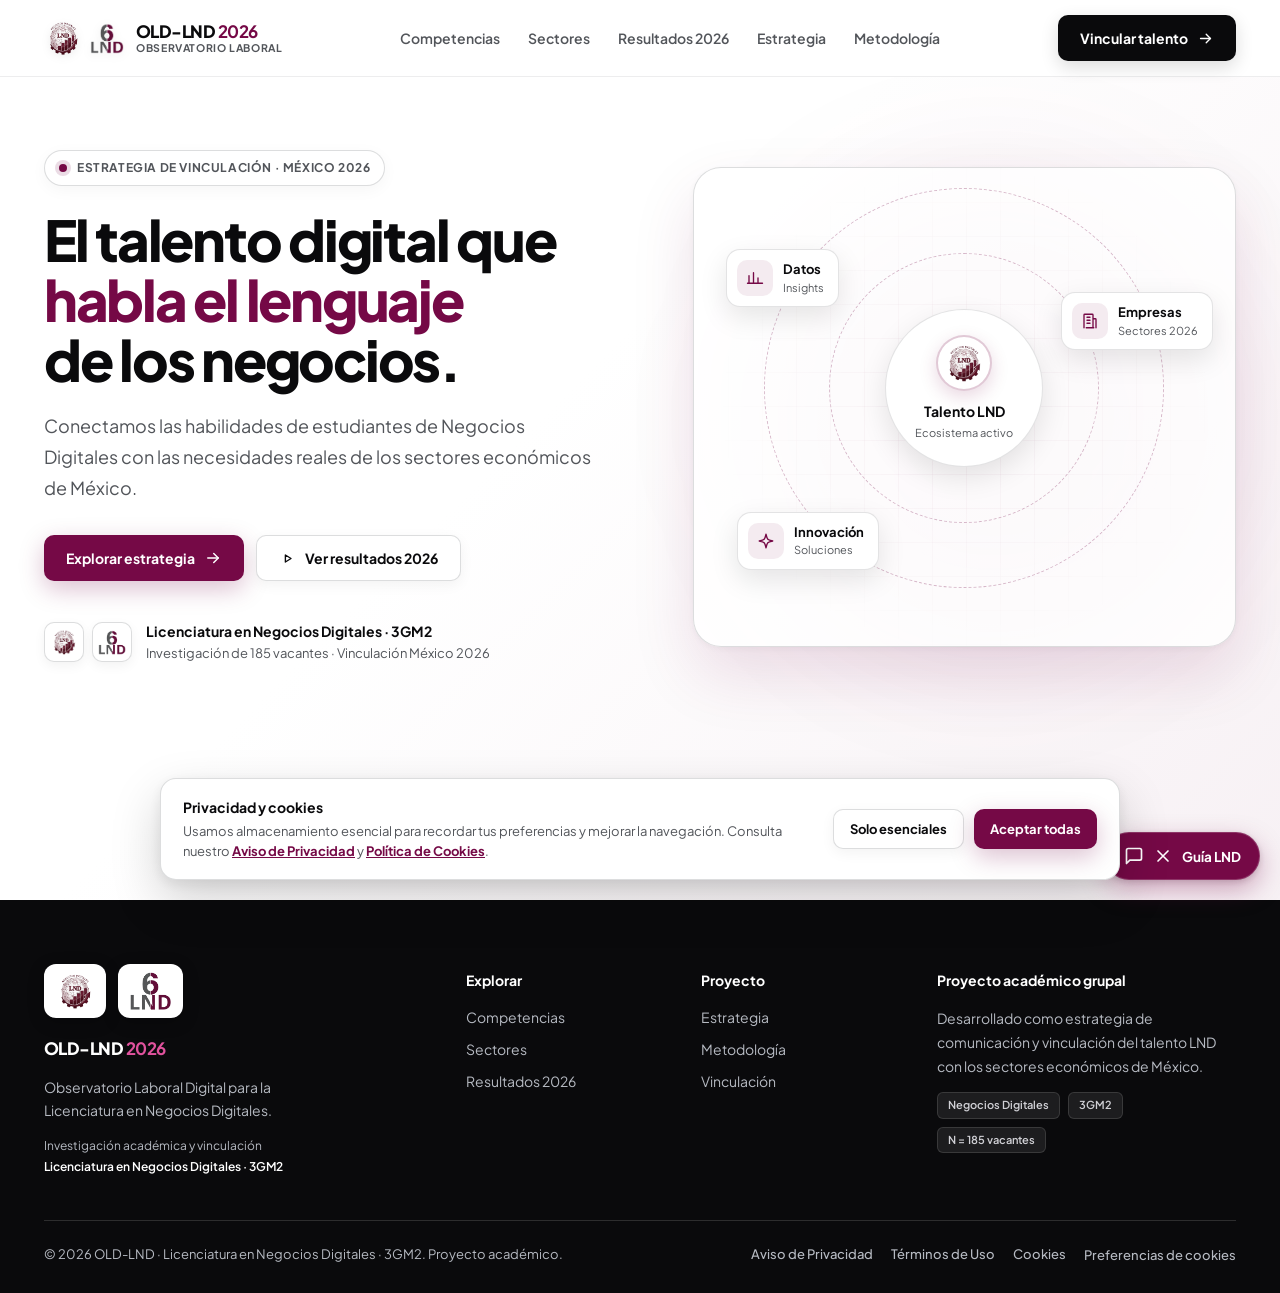
<file: index.html>
<!DOCTYPE html>
<html lang="es">

<head>
  <meta charset="UTF-8" />
  <meta name="viewport" content="width=device-width, initial-scale=1.0" />
  <title>OLD-LND 2026 · Observatorio Laboral Digital</title>
  <meta name="description"
    content="Observatorio Laboral Digital para la Licenciatura en Negocios Digitales. Estrategia de vinculación entre talento universitario y sectores económicos de México 2026." />
  <meta name="theme-color" content="#750946" />
  <meta property="og:title" content="OLD-LND 2026 · Observatorio Laboral Digital" />
  <meta property="og:description"
    content="Conectamos las habilidades de estudiantes de Negocios Digitales con la evidencia real de 185 vacantes en México." />
  <meta property="og:type" content="website" />
  <meta property="og:locale" content="es_MX" />
  <link rel="icon" type="image/webp" href="./img/LogoActualWebp.webp?v=2" />
  <link rel="shortcut icon" type="image/webp" href="./img/LogoActualWebp.webp?v=2" />
  <link rel="apple-touch-icon" href="./img/LogoActualWebp.webp?v=2" />
  <link rel="preconnect" href="https://fonts.googleapis.com" />
  <link rel="preconnect" href="https://fonts.gstatic.com" crossorigin />
  <link href="https://fonts.googleapis.com/css2?family=Plus+Jakarta+Sans:wght@400;500;600;700;800&display=swap"
    rel="stylesheet" />
  <link rel="stylesheet" href="./styles.css" />
</head>

<body data-page="inicio">
  <a class="skip-link" href="#contenido-principal">Saltar al contenido principal</a>

  <div class="app-shell">
    <div id="site-header"></div>

    <main id="contenido-principal">
      <section class="hero-wrap" id="inicio">
        <div class="hero">
          <div class="hero-glow" aria-hidden="true"></div>
          <div class="hero-content">
            <div class="status-pill">
              <span aria-hidden="true"></span>
              Estrategia de vinculación · México 2026
            </div>
            <h1>
              El talento digital que <em>habla el lenguaje</em> de los negocios.
            </h1>
            <p class="hero-copy">
              Conectamos las habilidades de estudiantes de Negocios Digitales con las necesidades
              reales de los sectores económicos de México.
            </p>
            <div class="hero-actions">
              <a href="./estrategia.html" class="button button-primary">
                Explorar estrategia
                <svg width="18" height="18" viewBox="0 0 24 24" fill="none" stroke="currentColor" stroke-width="1.9"
                  stroke-linecap="round" stroke-linejoin="round" aria-hidden="true">
                  <path d="M5 12h14" />
                  <path d="m13 6 6 6-6 6" />
                </svg>
              </a>
              <a href="./resultados.html" class="button button-secondary">
                <svg width="17" height="17" viewBox="0 0 24 24" fill="none" stroke="currentColor" stroke-width="1.9"
                  stroke-linecap="round" stroke-linejoin="round" aria-hidden="true">
                  <path d="m9 7 8 5-8 5Z" />
                </svg>
                Ver resultados 2026
              </a>
            </div>
            <div class="hero-proof">
              <div class="hero-proof-logos" aria-hidden="true">
                <div class="proof-logo-chip" title="Licenciatura en Negocios Digitales">
                  <img src="./img/LogoActualWebp.webp" alt="" width="30" height="30" />
                </div>
                <div class="proof-logo-chip" title="3GM2 LND">
                  <img src="./img/LND6Webp.webp" alt="" width="28" height="26" />
                </div>
              </div>
              <div>
                <strong>Licenciatura en Negocios Digitales · 3GM2</strong>
                <small>Investigación de 185 vacantes · Vinculación México 2026</small>
              </div>
            </div>
          </div>

          <div class="connection-visual" role="img"
            aria-label="Diagrama de conexión entre talento LND, datos, empresas e innovación con índice de conexión de 84.6%">
            <div class="visual-grid" aria-hidden="true"></div>
            <div class="orbit orbit-one" aria-hidden="true"></div>
            <div class="orbit orbit-two" aria-hidden="true"></div>

            <div class="node center-node">
              <div class="center-emblem-wrap" aria-hidden="true">
                <img src="./img/LogoActualWebp.webp" alt="" class="center-emblem" width="42" height="42" />
              </div>
              <strong>Talento LND</strong>
              <small>Ecosistema activo</small>
            </div>

            <div class="node satellite satellite-one">
              <span aria-hidden="true">
                <svg width="18" height="18" viewBox="0 0 24 24" fill="none" stroke="currentColor" stroke-width="1.8"
                  stroke-linecap="round" stroke-linejoin="round">
                  <path d="M4 19V9M10 19V5M16 19v-7M22 19H2" />
                </svg>
              </span>
              <div>
                <strong>Datos</strong>
                <small>Insights</small>
              </div>
            </div>

            <div class="node satellite satellite-two">
              <span aria-hidden="true">
                <svg width="18" height="18" viewBox="0 0 24 24" fill="none" stroke="currentColor" stroke-width="1.8"
                  stroke-linecap="round" stroke-linejoin="round">
                  <path
                    d="M4 21V4a1 1 0 0 1 1-1h10a1 1 0 0 1 1 1v17M16 9h3a1 1 0 0 1 1 1v11M8 7h4M8 11h4M8 15h4M7 21h10" />
                </svg>
              </span>
              <div>
                <strong>Empresas</strong>
                <small>Sectores 2026</small>
              </div>
            </div>

            <div class="node satellite satellite-three">
              <span aria-hidden="true">
                <svg width="18" height="18" viewBox="0 0 24 24" fill="none" stroke="currentColor" stroke-width="1.8"
                  stroke-linecap="round" stroke-linejoin="round">
                  <path
                    d="m12 3-1.2 4.3a5 5 0 0 1-3.5 3.5L3 12l4.3 1.2a5 5 0 0 1 3.5 3.5L12 21l1.2-4.3a5 5 0 0 1 3.5-3.5L21 12l-4.3-1.2a5 5 0 0 1-3.5-3.5Z" />
                </svg>
              </span>
              <div>
                <strong>Innovación</strong>
                <small>Soluciones</small>
              </div>
            </div>

          </div>
        </div>
  </div>
  </section>
  </main>

  <div id="site-footer"></div>
  </div>

  <script src="./layout.js" defer></script>
</body>

</html>
</file>
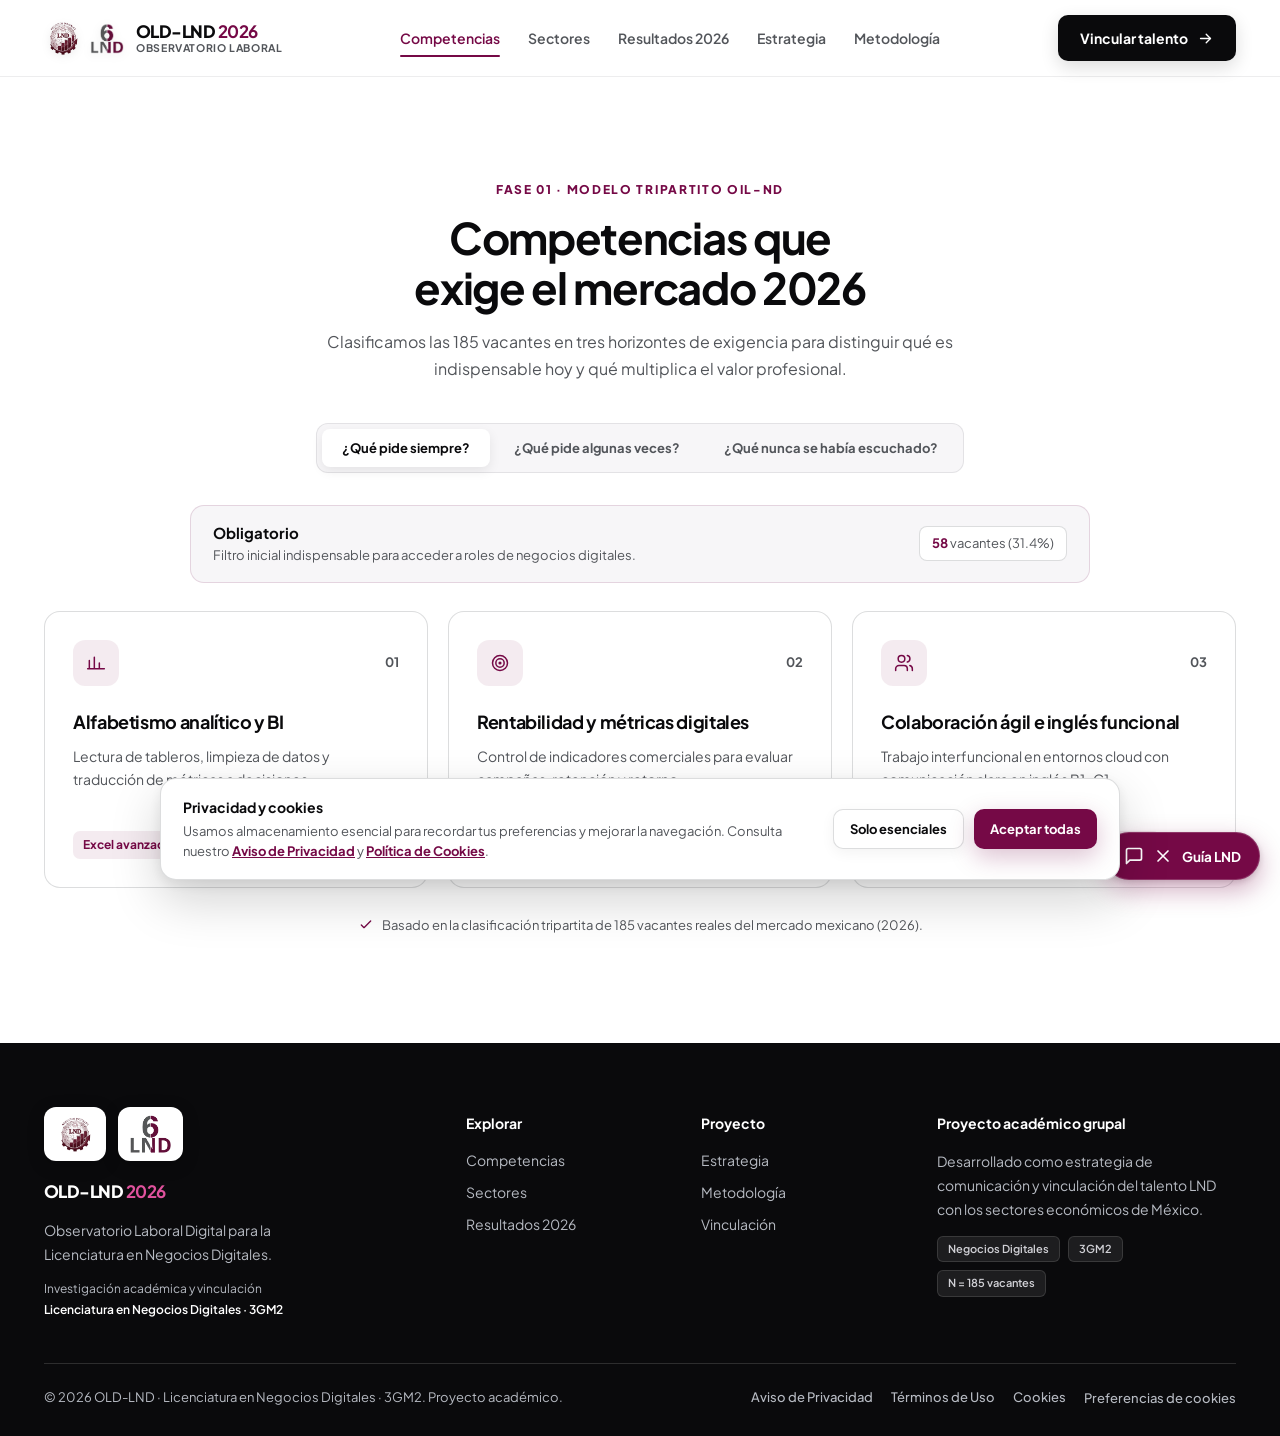
<file: competencias.html>
<!DOCTYPE html>
<html lang="es">

<head>
  <meta charset="UTF-8" />
  <meta name="viewport" content="width=device-width, initial-scale=1.0" />
  <title>Competencias · OLD-LND 2026</title>
  <meta name="description"
    content="Modelo Tripartito OIL-ND: competencias basales, diferenciadores técnicos y frontera de IA detectados en 185 vacantes de Negocios Digitales." />
  <meta name="theme-color" content="#750946" />
  <meta property="og:title" content="Competencias · OLD-LND 2026" />
  <meta property="og:description"
    content="Modelo Tripartito OIL-ND basado en 185 vacantes: qué pide siempre el mercado y qué exige la frontera de IA 2026." />
  <meta property="og:type" content="website" />
  <meta property="og:locale" content="es_MX" />
  <link rel="icon" type="image/webp" href="./img/LogoActualWebp.webp?v=2" />
  <link rel="shortcut icon" type="image/webp" href="./img/LogoActualWebp.webp?v=2" />
  <link rel="apple-touch-icon" href="./img/LogoActualWebp.webp?v=2" />
  <link rel="preconnect" href="https://fonts.googleapis.com" />
  <link rel="preconnect" href="https://fonts.gstatic.com" crossorigin />
  <link href="https://fonts.googleapis.com/css2?family=Plus+Jakarta+Sans:wght@400;500;600;700;800&display=swap"
    rel="stylesheet" />
  <link rel="stylesheet" href="./styles.css" />
</head>

<body data-page="competencias">
  <a class="skip-link" href="#contenido-principal">Saltar al contenido principal</a>

  <div class="app-shell">
    <div id="site-header"></div>

    <main id="contenido-principal">
      <section class="section competencies" id="competencias">
        <div class="section-heading center">
          <span class="eyebrow">Fase 01 · Modelo Tripartito OIL-ND</span>
          <h1>Competencias que exige el mercado 2026</h1>
          <p>
            Clasificamos las 185 vacantes en tres horizontes de exigencia para distinguir qué es
            indispensable hoy y qué multiplica el valor profesional.
          </p>
        </div>

        <div class="tabs" role="tablist" aria-label="Niveles del Modelo Tripartito OIL-ND">
          <button type="button" role="tab" id="tab-siempre" aria-selected="true" aria-controls="panel-competencias"
            data-tab="siempre" class="active">
            ¿Qué pide siempre?
          </button>
          <button type="button" role="tab" id="tab-algunas" aria-selected="false" aria-controls="panel-competencias"
            data-tab="algunas" tabindex="-1">
            ¿Qué pide algunas veces?
          </button>
          <button type="button" role="tab" id="tab-nunca" aria-selected="false" aria-controls="panel-competencias"
            data-tab="nunca" tabindex="-1">
            ¿Qué nunca se había escuchado?
          </button>
        </div>

        <div id="tripartito-summary" class="tripartito-summary" aria-live="polite">
          <div class="summary-text">
            <strong>Obligatorio</strong>
            <span>Filtro inicial indispensable para acceder a roles de negocios digitales.</span>
          </div>
          <div class="summary-metrics">
            <span><b>58</b> vacantes (31.4%)</span>
          </div>
        </div>

        <div id="panel-competencias" class="competency-grid" role="tabpanel" aria-labelledby="tab-siempre"
          aria-live="polite">
          <article class="competency-card">
            <div class="card-top">
              <span class="icon-box" aria-hidden="true">
                <svg width="20" height="20" viewBox="0 0 24 24" fill="none" stroke="currentColor" stroke-width="1.8"
                  stroke-linecap="round" stroke-linejoin="round">
                  <path d="M4 19V9M10 19V5M16 19v-7M22 19H2" />
                </svg>
              </span>
              <span class="card-index">01</span>
            </div>
            <h3>Alfabetismo analítico y BI</h3>
            <p>Lectura de tableros, limpieza de datos y traducción de métricas a decisiones.</p>
            <div class="pill-row">
              <span class="tool-pill">Excel avanzado</span>
              <span class="tool-pill">Power BI</span>
              <span class="tool-pill">Looker Studio</span>
            </div>
          </article>

          <article class="competency-card">
            <div class="card-top">
              <span class="icon-box" aria-hidden="true">
                <svg width="20" height="20" viewBox="0 0 24 24" fill="none" stroke="currentColor" stroke-width="1.8"
                  stroke-linecap="round" stroke-linejoin="round">
                  <circle cx="12" cy="12" r="9" />
                  <circle cx="12" cy="12" r="5" />
                  <circle cx="12" cy="12" r="1" />
                </svg>
              </span>
              <span class="card-index">02</span>
            </div>
            <h3>Rentabilidad y métricas digitales</h3>
            <p>Control de indicadores comerciales para evaluar campañas, retención y retorno.</p>
            <div class="pill-row">
              <span class="tool-pill">ROI / ROAS</span>
              <span class="tool-pill">CAC &amp; LTV</span>
              <span class="tool-pill">GMV / CVR</span>
            </div>
          </article>

          <article class="competency-card">
            <div class="card-top">
              <span class="icon-box" aria-hidden="true">
                <svg width="20" height="20" viewBox="0 0 24 24" fill="none" stroke="currentColor" stroke-width="1.8"
                  stroke-linecap="round" stroke-linejoin="round">
                  <path d="M16 21v-2a4 4 0 0 0-4-4H6a4 4 0 0 0-4 4v2" />
                  <circle cx="9" cy="7" r="4" />
                  <path d="M22 21v-2a4 4 0 0 0-3-3.9M16 3.1a4 4 0 0 1 0 7.8" />
                </svg>
              </span>
              <span class="card-index">03</span>
            </div>
            <h3>Colaboración ágil e inglés funcional</h3>
            <p>Trabajo interfuncional en entornos cloud con comunicación clara en inglés B1–C1.</p>
            <div class="pill-row">
              <span class="tool-pill">Jira / Asana</span>
              <span class="tool-pill">Confluence</span>
              <span class="tool-pill">Inglés B1–C1</span>
            </div>
          </article>
        </div>

        <p class="context-note">
          <svg width="16" height="16" viewBox="0 0 24 24" fill="none" stroke="currentColor" stroke-width="2"
            stroke-linecap="round" stroke-linejoin="round" aria-hidden="true">
            <path d="m5 12 4 4L19 6" />
          </svg>
          Basado en la clasificación tripartita de 185 vacantes reales del mercado mexicano (2026).
        </p>
      </section>
    </main>

    <div id="site-footer"></div>
  </div>

  <script src="./layout.js" defer></script>
  <script src="./script.js" defer></script>
</body>

</html>
</file>
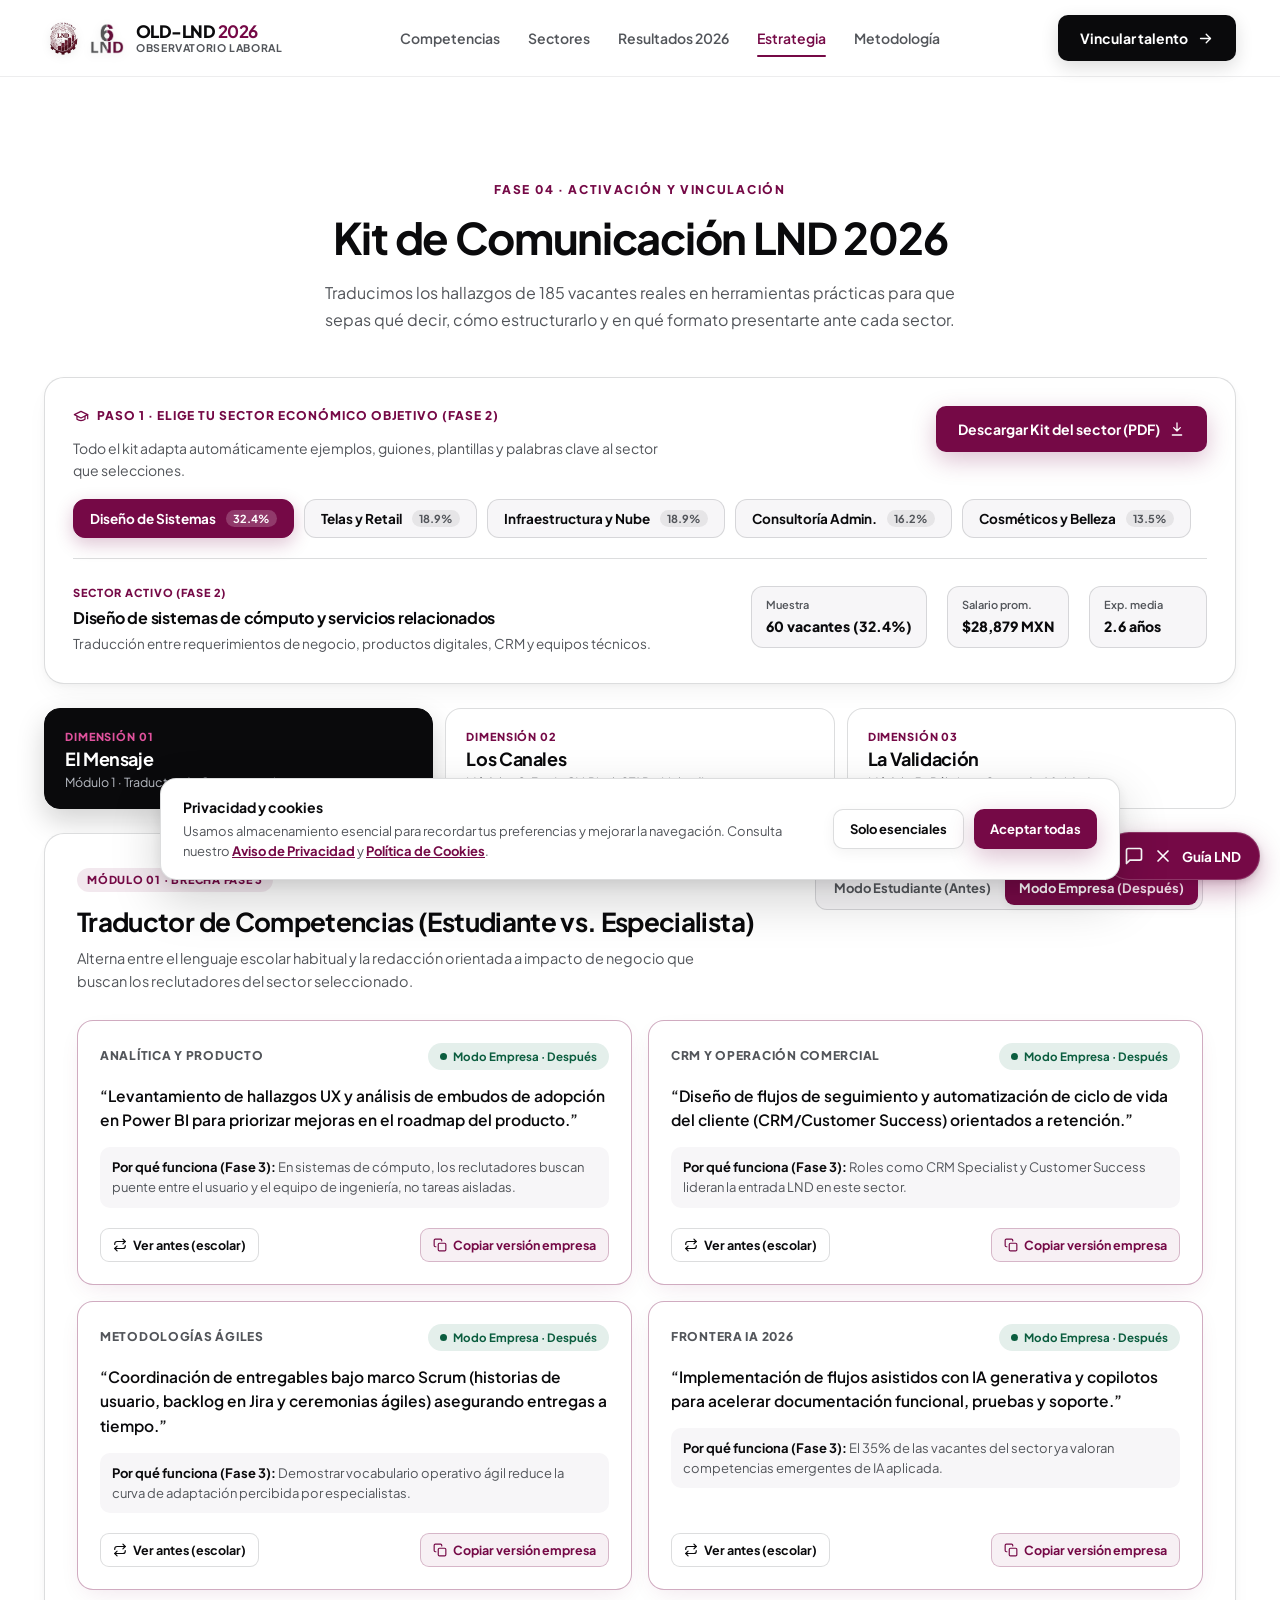
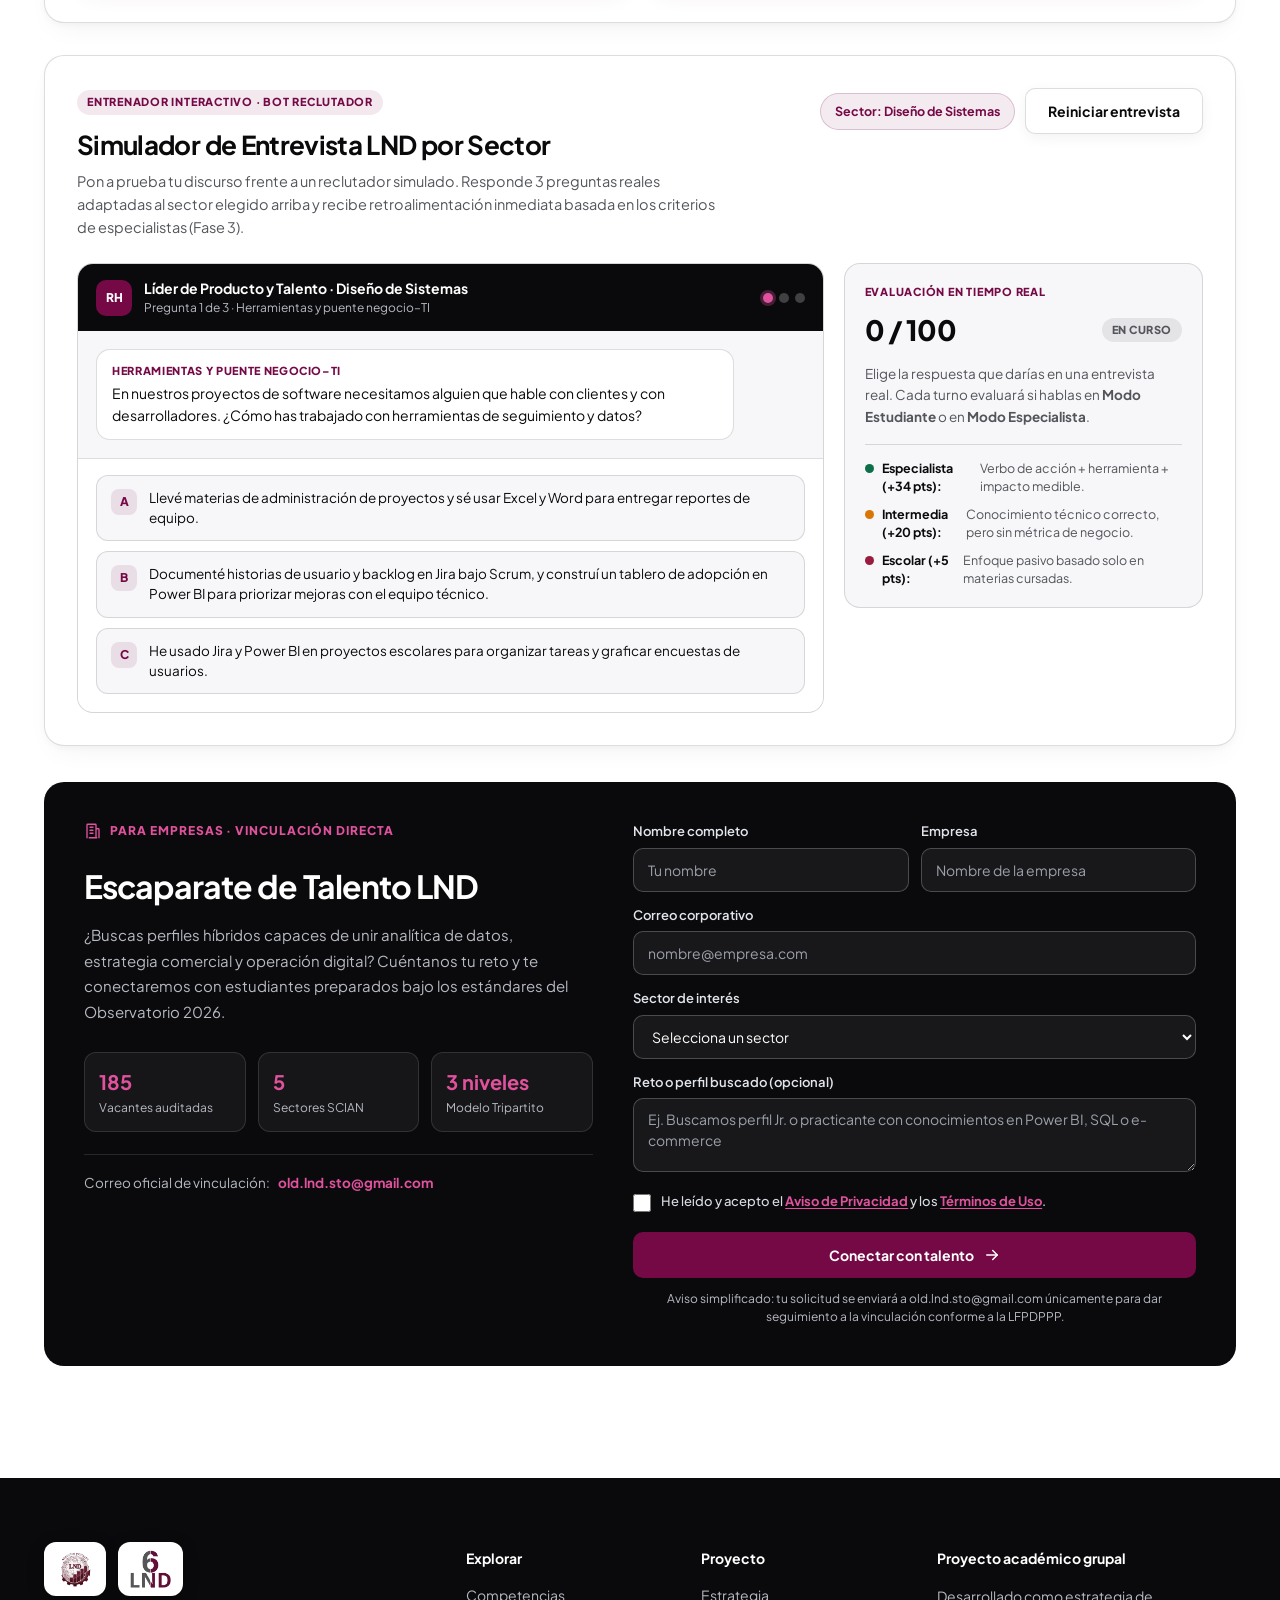
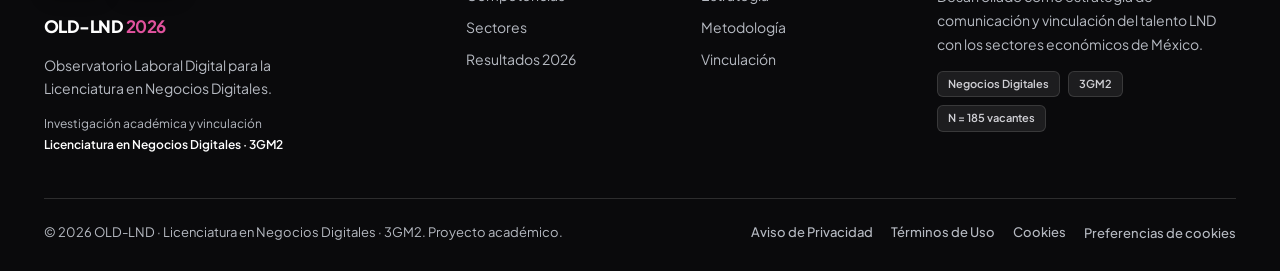
<file: estrategia.html>
<!DOCTYPE html>
<html lang="es">
  <head>
    <meta charset="UTF-8" />
    <meta name="viewport" content="width=device-width, initial-scale=1.0" />
    <title>Estrategia y Kit de Comunicación · OLD-LND 2026</title>
    <meta
      name="description"
      content="Laboratorio interactivo del Kit de Comunicación LND: traductor de competencias, plantillas por sector SCIAN, pitch bilingüe, checklist de LinkedIn y autodiagnóstico."
    />
    <meta name="theme-color" content="#750946" />
    <meta property="og:title" content="Estrategia y Kit de Comunicación · OLD-LND 2026" />
    <meta
      property="og:description"
      content="Herramientas accionables para que estudiantes de Negocios Digitales comuniquen sus competencias a los 5 sectores económicos de México en 2026."
    />
    <meta property="og:type" content="website" />
    <meta property="og:locale" content="es_MX" />
    <link rel="icon" type="image/webp" href="./img/LogoActualWebp.webp?v=2" />
    <link rel="shortcut icon" type="image/webp" href="./img/LogoActualWebp.webp?v=2" />
    <link rel="apple-touch-icon" href="./img/LogoActualWebp.webp?v=2" />
    <link rel="preconnect" href="https://fonts.googleapis.com" />
    <link rel="preconnect" href="https://fonts.gstatic.com" crossorigin />
    <link
      href="https://fonts.googleapis.com/css2?family=Plus+Jakarta+Sans:wght@400;500;600;700;800&display=swap"
      rel="stylesheet"
    />
    <link rel="stylesheet" href="./styles.css" />
  </head>
  <body data-page="estrategia">
    <a class="skip-link" href="#contenido-principal">Saltar al contenido principal</a>

    <div class="app-shell">
      <div id="site-header"></div>

      <main id="contenido-principal">
        <section class="section strategy" id="estrategia">
          <div class="section-heading center">
            <span class="eyebrow">Fase 04 · Activación y Vinculación</span>
            <h1>Kit de Comunicación LND 2026</h1>
            <p>
              Traducimos los hallazgos de 185 vacantes reales en herramientas prácticas para que
              sepas qué decir, cómo estructurarlo y en qué formato presentarte ante cada sector.
            </p>
          </div>

          <!-- LABORATORIO INTERACTIVO DEL KIT (5 MÓDULOS EN 3 DIMENSIONES) -->
          <div class="kit-lab" id="kit-lab">
            <!-- Filtro global por Sector Económico (Fase 2) -->
            <div class="kit-sector-bar">
              <div class="kit-sector-header">
                <div>
                  <span class="panel-badge">
                    <svg width="16" height="16" viewBox="0 0 24 24" fill="none" stroke="currentColor" stroke-width="1.9" stroke-linecap="round" stroke-linejoin="round" aria-hidden="true">
                      <path d="m2 10 10-5 10 5-10 5Z" />
                      <path d="M6 12.5V17c3 2.5 9 2.5 12 0v-4.5M22 10v6" />
                    </svg>
                    Paso 1 · Elige tu sector económico objetivo (Fase 2)
                  </span>
                  <p class="kit-sector-sub">
                    Todo el kit adapta automáticamente ejemplos, guiones, plantillas y palabras clave al sector que selecciones.
                  </p>
                </div>
                <button type="button" class="button button-primary kit-download-all" id="download-full-kit-btn">
                  Descargar Kit del sector (PDF)
                  <svg width="16" height="16" viewBox="0 0 24 24" fill="none" stroke="currentColor" stroke-width="1.9" stroke-linecap="round" stroke-linejoin="round" aria-hidden="true">
                    <path d="M12 3v12m0 0 5-5m-5 5-5-5M5 21h14" />
                  </svg>
                </button>
              </div>

              <div class="sector-chip-group" role="group" aria-label="Filtro por sector económico SCIAN">
                <button type="button" class="sector-chip active" data-kit-sector="diseno-sistemas" aria-pressed="true">
                  <span>Diseño de Sistemas</span>
                  <small>32.4%</small>
                </button>
                <button type="button" class="sector-chip" data-kit-sector="comercio-telas" aria-pressed="false">
                  <span>Telas y Retail</span>
                  <small>18.9%</small>
                </button>
                <button type="button" class="sector-chip" data-kit-sector="infraestructura-computo" aria-pressed="false">
                  <span>Infraestructura y Nube</span>
                  <small>18.9%</small>
                </button>
                <button type="button" class="sector-chip" data-kit-sector="consultoria-admin" aria-pressed="false">
                  <span>Consultoría Admin.</span>
                  <small>16.2%</small>
                </button>
                <button type="button" class="sector-chip" data-kit-sector="comercio-cosmeticos" aria-pressed="false">
                  <span>Cosméticos y Belleza</span>
                  <small>13.5%</small>
                </button>
              </div>

              <div class="kit-sector-context" id="kit-sector-context" aria-live="polite"></div>
            </div>

            <!-- Selector de las 3 Dimensiones -->
            <div class="kit-dim-nav" id="kit-dim-tabs" role="tablist" aria-label="Dimensiones del Kit de Comunicación">
              <button
                type="button"
                role="tab"
                id="tab-dim-mensaje"
                class="kit-dim-tab active"
                data-dimension="mensaje"
                aria-selected="true"
                aria-controls="dim-panel-mensaje"
                tabindex="0"
              >
                <span class="dim-step">Dimensión 01</span>
                <strong>El Mensaje</strong>
                <small>Módulo 1 · Traductor de Competencias</small>
              </button>

              <button
                type="button"
                role="tab"
                id="tab-dim-canales"
                class="kit-dim-tab"
                data-dimension="canales"
                aria-selected="false"
                aria-controls="dim-panel-canales"
                tabindex="-1"
              >
                <span class="dim-step">Dimensión 02</span>
                <strong>Los Canales</strong>
                <small>Módulos 2, 3 y 4 · CV, Pitch STAR y LinkedIn</small>
              </button>

              <button
                type="button"
                role="tab"
                id="tab-dim-validacion"
                class="kit-dim-tab"
                data-dimension="validacion"
                aria-selected="false"
                aria-controls="dim-panel-validacion"
                tabindex="-1"
              >
                <span class="dim-step">Dimensión 03</span>
                <strong>La Validación</strong>
                <small>Módulo 5 · Rúbrica y Score de Afinidad</small>
              </button>
            </div>

            <!-- ===================================================
                 DIMENSIÓN 1: EL MENSAJE (MÓDULO 1)
                 =================================================== -->
            <section
              id="dim-panel-mensaje"
              class="kit-dim-panel"
              role="tabpanel"
              aria-labelledby="tab-dim-mensaje"
            >
              <div class="kit-module-card">
                <div class="kit-module-head">
                  <div>
                    <span class="module-pill">Módulo 01 · Brecha Fase 3</span>
                    <h2>Traductor de Competencias (Estudiante vs. Especialista)</h2>
                    <p>
                      Alterna entre el lenguaje escolar habitual y la redacción orientada a impacto
                      de negocio que buscan los reclutadores del sector seleccionado.
                    </p>
                  </div>

                  <div class="mode-switch" role="group" aria-label="Cambiar modo de redacción">
                    <button
                      type="button"
                      class="mode-switch-btn"
                      data-translator-mode="estudiante"
                      aria-pressed="false"
                    >
                      Modo Estudiante (Antes)
                    </button>
                    <button
                      type="button"
                      class="mode-switch-btn active"
                      data-translator-mode="empresa"
                      aria-pressed="true"
                    >
                      Modo Empresa (Después)
                    </button>
                  </div>
                </div>

                <div class="translator-grid" id="translator-grid"></div>
              </div>
            </section>

            <!-- ===================================================
                 DIMENSIÓN 2: LOS CANALES (MÓDULOS 2, 3 Y 4)
                 =================================================== -->
            <section
              id="dim-panel-canales"
              class="kit-dim-panel"
              role="tabpanel"
              aria-labelledby="tab-dim-canales"
              hidden
            >
              <!-- Módulo 2: Plantillas de CV y Portafolio -->
              <article class="kit-module-card">
                <div class="kit-module-head">
                  <div>
                    <span class="module-pill">Módulo 02 · Cruce Fase 1 × Fase 2</span>
                    <h2>Plantillas de CV y Portafolio por Sector</h2>
                    <p>
                      Estructura adaptada a los puestos más demandados del sector para presentar
                      proyectos universitarios como experiencia aplicada verificable.
                    </p>
                  </div>
                  <div class="module-download-actions">
                    <button type="button" class="button button-primary" id="download-cv-btn">
                      Descargar Plantilla CV (.md)
                      <svg width="16" height="16" viewBox="0 0 24 24" fill="none" stroke="currentColor" stroke-width="1.9" stroke-linecap="round" stroke-linejoin="round" aria-hidden="true">
                        <path d="M12 3v12m0 0 5-5m-5 5-5-5M5 21h14" />
                      </svg>
                    </button>
                    <button type="button" class="button button-secondary" id="download-portfolio-btn">
                      Guía de Portafolio (.md)
                    </button>
                  </div>
                </div>

                <div id="cv-sector-preview"></div>
              </article>

              <!-- Módulo 3: Guiones de Elevator Pitch y Entrevista STAR -->
              <article class="kit-module-card">
                <div class="kit-module-head">
                  <div>
                    <span class="module-pill">Módulo 03 · Comunicación Oral y Bilingüe</span>
                    <h2>Guiones de Elevator Pitch y Entrevista STAR</h2>
                    <p>
                      Estructuras listas para adaptar y copiar en 30 segundos, 60 segundos, versión
                      en inglés B2–C1 (+96.5% prima salarial) y respuestas por competencias STAR.
                    </p>
                  </div>
                </div>

                <div class="pitch-tabs" role="group" aria-label="Formato de guion de entrevista">
                  <button type="button" class="pitch-tab active" data-pitch="p30" aria-pressed="true">
                    Pitch 30 seg
                  </button>
                  <button type="button" class="pitch-tab" data-pitch="p60" aria-pressed="false">
                    Pitch 60 seg
                  </button>
                  <button type="button" class="pitch-tab english-tab" data-pitch="english" aria-pressed="false">
                    English Pitch B2–C1 · +96.5%
                  </button>
                  <button type="button" class="pitch-tab" data-pitch="star" aria-pressed="false">
                    Método STAR
                  </button>
                </div>

                <div class="pitch-stage" id="pitch-stage" aria-live="polite"></div>
              </article>

              <!-- Módulo 4: Checklist de LinkedIn y Marca Personal -->
              <article class="kit-module-card">
                <div class="kit-module-head">
                  <div>
                    <span class="module-pill">Módulo 04 · Visibilidad Digital 2026</span>
                    <h2>Checklist de LinkedIn y Keywords del Modelo Tripartito</h2>
                    <p>
                      Optimiza tu perfil profesional con el titular, extracto y palabras clave exactas
                      que filtran los reclutadores del sector en México.
                    </p>
                  </div>
                </div>

                <div class="linkedin-layout">
                  <div class="linkedin-copy-blocks">
                    <div class="copy-box">
                      <div class="copy-box-head">
                        <span>Titular profesional recomendado</span>
                        <button type="button" class="mini-copy-btn" id="copy-headline-btn">
                          <svg width="14" height="14" viewBox="0 0 24 24" fill="none" stroke="currentColor" stroke-width="2" stroke-linecap="round" stroke-linejoin="round" aria-hidden="true">
                            <rect x="9" y="9" width="13" height="13" rx="2" /><path d="M5 15H4a2 2 0 0 1-2-2V4a2 2 0 0 1 2-2h9a2 2 0 0 1 2 2v1" />
                          </svg>
                          <span>Copiar titular</span>
                        </button>
                      </div>
                      <p class="linkedin-headline-preview" id="linkedin-headline-text"></p>
                    </div>

                    <div class="copy-box">
                      <div class="copy-box-head">
                        <span>Extracto “Acerca de” sugerido</span>
                        <button type="button" class="mini-copy-btn" id="copy-about-btn">
                          <svg width="14" height="14" viewBox="0 0 24 24" fill="none" stroke="currentColor" stroke-width="2" stroke-linecap="round" stroke-linejoin="round" aria-hidden="true">
                            <rect x="9" y="9" width="13" height="13" rx="2" /><path d="M5 15H4a2 2 0 0 1-2-2V4a2 2 0 0 1 2-2h9a2 2 0 0 1 2 2v1" />
                          </svg>
                          <span>Copiar extracto</span>
                        </button>
                      </div>
                      <pre class="linkedin-about-preview" id="linkedin-about-text"></pre>
                    </div>

                    <div class="copy-box">
                      <div class="copy-box-head">
                        <span>Palabras clave por nivel tripartito</span>
                        <button type="button" class="mini-copy-btn" id="copy-keywords-btn">
                          <svg width="14" height="14" viewBox="0 0 24 24" fill="none" stroke="currentColor" stroke-width="2" stroke-linecap="round" stroke-linejoin="round" aria-hidden="true">
                            <rect x="9" y="9" width="13" height="13" rx="2" /><path d="M5 15H4a2 2 0 0 1-2-2V4a2 2 0 0 1 2-2h9a2 2 0 0 1 2 2v1" />
                          </svg>
                          <span>Copiar keywords</span>
                        </button>
                      </div>
                      <div class="linkedin-keywords-box" id="linkedin-keywords-box"></div>
                    </div>
                  </div>

                  <div class="linkedin-checklist-panel">
                    <h3>Lista de verificación paso a paso</h3>
                    <p>Marca cada ajuste conforme optimizas tu perfil profesional:</p>
                    <div class="kit-check-list" id="linkedin-checklist"></div>
                  </div>
                </div>
              </article>
            </section>

            <!-- ===================================================
                 DIMENSIÓN 3: LA VALIDACIÓN (MÓDULO 5)
                 =================================================== -->
            <section
              id="dim-panel-validacion"
              class="kit-dim-panel"
              role="tabpanel"
              aria-labelledby="tab-dim-validacion"
              hidden
            >
              <article class="kit-module-card">
                <div class="kit-module-head">
                  <div>
                    <span class="module-pill">Módulo 05 · Variables Metodológicas</span>
                    <h2>Rúbrica Interactiva de Autodiagnóstico</h2>
                    <p>
                      Evalúa si tu CV, portafolio y discurso realmente proyectan las competencias
                      técnicas y blandas exigidas por tu sector objetivo en 2026.
                    </p>
                  </div>
                </div>

                <div class="rubric-layout">
                  <div class="rubric-list" id="rubric-list"></div>

                  <aside class="rubric-score-card" aria-live="polite">
                    <div class="rubric-score-top">
                      <span class="rubric-badge status-low" id="rubric-status-badge">En construcción</span>
                      <strong class="rubric-score-num" id="rubric-score-value">0%</strong>
                    </div>

                    <div class="rubric-progress-track">
                      <div
                        class="rubric-progress-fill status-low"
                        id="rubric-progress-bar"
                        role="progressbar"
                        aria-valuemin="0"
                        aria-valuemax="100"
                        aria-valuenow="0"
                        aria-label="Porcentaje de afinidad con el sector"
                        style="width: 0%"
                      ></div>
                    </div>

                    <h3 id="rubric-status-title">Perfil inicial</h3>
                    <p id="rubric-status-desc"></p>

                    <div class="rubric-tips-box">
                      <h4>Siguientes pasos prioritarios</h4>
                      <ul id="rubric-tips-list"></ul>
                    </div>

                    <div class="rubric-actions">
                      <button type="button" class="button button-primary" id="download-rubric-btn">
                        Descargar reporte (.txt)
                      </button>
                      <button type="button" class="button button-secondary" id="reset-rubric-btn">
                        Reiniciar
                      </button>
                    </div>
                  </aside>
                </div>
              </article>
            </section>
          </div>

          <!-- BOT SIMULADOR DE ENTREVISTA LND (OPCIÓN 2 · SINCRONIZADO POR SECTOR) -->
          <section class="sim-section" id="simulador-entrevista" aria-labelledby="sim-heading">
            <div class="sim-header">
              <div>
                <span class="module-pill">Entrenador Interactivo · Bot Reclutador</span>
                <h2 id="sim-heading">Simulador de Entrevista LND por Sector</h2>
                <p>
                  Pon a prueba tu discurso frente a un reclutador simulado. Responde 3 preguntas
                  reales adaptadas al sector elegido arriba y recibe retroalimentación inmediata
                  basada en los criterios de especialistas (Fase 3).
                </p>
              </div>
              <div class="sim-meta-actions">
                <span class="sim-sector-pill" id="sim-sector-badge">Sector: Diseño de Sistemas</span>
                <button type="button" class="button button-secondary" id="sim-reset-btn">
                  Reiniciar entrevista
                </button>
              </div>
            </div>

            <div class="sim-shell">
              <div class="sim-chat-window">
                <div class="sim-chat-topbar">
                  <div class="sim-recruiter-id">
                    <span class="sim-avatar" aria-hidden="true">RH</span>
                    <div>
                      <strong id="sim-recruiter-role">Especialista de Talento · Diseño de Sistemas</strong>
                      <small id="sim-step-label">Pregunta 1 de 3 · Evaluación por competencias</small>
                    </div>
                  </div>
                  <div class="sim-progress-dots" id="sim-progress-dots" aria-hidden="true"></div>
                </div>

                <div class="sim-transcript" id="sim-transcript" role="log" aria-live="polite"></div>
                <div class="sim-choices" id="sim-choices" aria-label="Opciones de respuesta para la entrevista"></div>
              </div>

              <aside class="sim-summary-panel" id="sim-summary-panel" aria-live="polite">
                <span class="sub-eyebrow">Evaluación en tiempo real</span>
                <div class="sim-score-box">
                  <strong id="sim-score-num">0 / 100</strong>
                  <span id="sim-score-tag" class="sim-level-tag">En curso</span>
                </div>
                <p id="sim-summary-text">
                  Elige la respuesta que darías en una entrevista real. Cada turno evaluará si hablas
                  en <strong>Modo Estudiante</strong> o en <strong>Modo Especialista</strong>.
                </p>
                <ul class="sim-legend">
                  <li><span class="dot-expert"></span><strong>Especialista (+34 pts):</strong> Verbo de acción + herramienta + impacto medible.</li>
                  <li><span class="dot-mid"></span><strong>Intermedia (+20 pts):</strong> Conocimiento técnico correcto, pero sin métrica de negocio.</li>
                  <li><span class="dot-student"></span><strong>Escolar (+5 pts):</strong> Enfoque pasivo basado solo en materias cursadas.</li>
                </ul>
              </aside>
            </div>
          </section>

          <!-- CIERRE NATURAL DE VINCULACIÓN: ESCAPARATE DE TALENTO (PARA EMPRESAS) -->
          <article class="talent-panel talent-banner" id="contacto">
            <div class="talent-banner-grid">
              <div class="talent-banner-copy">
                <div class="panel-badge dark">
                  <svg width="18" height="18" viewBox="0 0 24 24" fill="none" stroke="currentColor" stroke-width="1.8" stroke-linecap="round" stroke-linejoin="round" aria-hidden="true">
                    <path d="M4 21V4a1 1 0 0 1 1-1h10a1 1 0 0 1 1 1v17M16 9h3a1 1 0 0 1 1 1v11M8 7h4M8 11h4M8 15h4M7 21h10" />
                  </svg>
                  Para empresas · Vinculación directa
                </div>
                <h2>Escaparate de Talento LND</h2>
                <p>
                  ¿Buscas perfiles híbridos capaces de unir analítica de datos, estrategia comercial
                  y operación digital? Cuéntanos tu reto y te conectaremos con estudiantes preparados
                  bajo los estándares del Observatorio 2026.
                </p>

                <div class="talent-highlights">
                  <div>
                    <strong>185</strong>
                    <span>Vacantes auditadas</span>
                  </div>
                  <div>
                    <strong>5</strong>
                    <span>Sectores SCIAN</span>
                  </div>
                  <div>
                    <strong>3 niveles</strong>
                    <span>Modelo Tripartito</span>
                  </div>
                </div>

                <div class="talent-direct-mail">
                  <span>Correo oficial de vinculación:</span>
                  <a href="mailto:old.lnd.sto@gmail.com">old.lnd.sto@gmail.com</a>
                </div>
              </div>

              <div class="talent-banner-form">
                <form
                  id="contact-form"
                  action="https://formsubmit.co/old.lnd.sto@gmail.com"
                  method="POST"
                  novalidate
                >
                  <input type="hidden" name="_subject" value="Nueva solicitud de vinculación · OLD-LND 2026" />
                  <input type="hidden" name="_template" value="table" />
                  <input type="hidden" name="_captcha" value="false" />
                  <input type="text" name="_honey" style="display:none" tabindex="-1" autocomplete="off" aria-hidden="true" />
                  
                  <!-- Trampa señuelo multicapa anti-bots (invisible para humanos, irresistible para scripts) -->
                  <div class="bot-decoy" aria-hidden="true">
                    <label for="campo-contacto-url">Por favor deja este campo en blanco</label>
                    <input id="campo-contacto-url" type="text" name="_website_url" tabindex="-1" autocomplete="off" />
                  </div>

                  <div class="field-row">
                    <div class="field">
                      <label for="nombre">Nombre completo</label>
                      <input id="nombre" name="nombre" type="text" required placeholder="Tu nombre" autocomplete="name" />
                    </div>
                    <div class="field">
                      <label for="empresa">Empresa</label>
                      <input id="empresa" name="empresa" type="text" required placeholder="Nombre de la empresa" autocomplete="organization" />
                    </div>
                  </div>
                  <div class="field">
                    <label for="correo">Correo corporativo</label>
                    <input id="correo" name="correo" type="email" required placeholder="nombre@empresa.com" autocomplete="email" />
                  </div>
                  <div class="field">
                    <label for="sector">Sector de interés</label>
                    <select id="sector" name="sector" required>
                      <option value="" disabled selected>Selecciona un sector</option>
                      <option value="Diseño de sistemas de cómputo y servicios relacionados">Diseño de sistemas de cómputo y servicios relacionados</option>
                      <option value="Comercio al por menor de telas">Comercio al por menor de telas</option>
                      <option value="Provisión de infraestructura de cómputo y procesamiento">Provisión de infraestructura de cómputo y procesamiento</option>
                      <option value="Servicios de consultoría en administración">Servicios de consultoría en administración</option>
                      <option value="Comercio al por menor de cosméticos y perfumería">Comercio al por menor de cosméticos y perfumería</option>
                    </select>
                  </div>
                  <div class="field">
                    <label for="mensaje">Reto o perfil buscado (opcional)</label>
                    <textarea id="mensaje" name="mensaje" rows="2" placeholder="Ej. Buscamos perfil Jr. o practicante con conocimientos en Power BI, SQL o e-commerce"></textarea>
                  </div>
                  <div class="consent-field">
                    <input id="acepto-privacidad" name="aceptoPrivacidad" type="checkbox" required />
                    <label for="acepto-privacidad">
                      He leído y acepto el
                      <a href="./privacidad.html">Aviso de Privacidad</a> y los
                      <a href="./terminos.html">Términos de Uso</a>.
                    </label>
                  </div>
                  <p id="form-error" class="form-error" role="alert" hidden></p>
                  <button class="button submit-button" type="submit" id="submit-btn">
                    <span class="submit-btn-text">Conectar con talento</span>
                    <svg width="18" height="18" viewBox="0 0 24 24" fill="none" stroke="currentColor" stroke-width="1.9" stroke-linecap="round" stroke-linejoin="round" aria-hidden="true">
                      <path d="M5 12h14" />
                      <path d="m13 6 6 6-6 6" />
                    </svg>
                  </button>
                  <small class="privacy">
                    Aviso simplificado: tu solicitud se enviará a old.lnd.sto@gmail.com únicamente
                    para dar seguimiento a la vinculación conforme a la LFPDPPP.
                  </small>
                </form>

                <div id="form-success" class="success-message" role="status" aria-live="polite" hidden>
                  <span aria-hidden="true">
                    <svg width="26" height="26" viewBox="0 0 24 24" fill="none" stroke="currentColor" stroke-width="2" stroke-linecap="round" stroke-linejoin="round">
                      <path d="m5 12 4 4L19 6" />
                    </svg>
                  </span>
                  <h4>Solicitud enviada</h4>
                  <p>
                    Gracias por apostar por el talento LND. Hemos recibido tu mensaje en
                    <strong>old.lnd.sto@gmail.com</strong> y nuestro equipo dará seguimiento pronto.
                  </p>
                  <button type="button" id="reset-form">Enviar otra solicitud</button>
                </div>
              </div>
            </div>
          </article>
        </section>
      </main>

      <div id="site-footer"></div>
    </div>

    <div class="kit-live-toast" id="kit-live-toast" role="status" aria-live="polite"></div>

    <script src="./layout.js" defer></script>
    <script src="./script.js" defer></script>
    <script src="./kit.js" defer></script>
  </body>
</html>
</file>
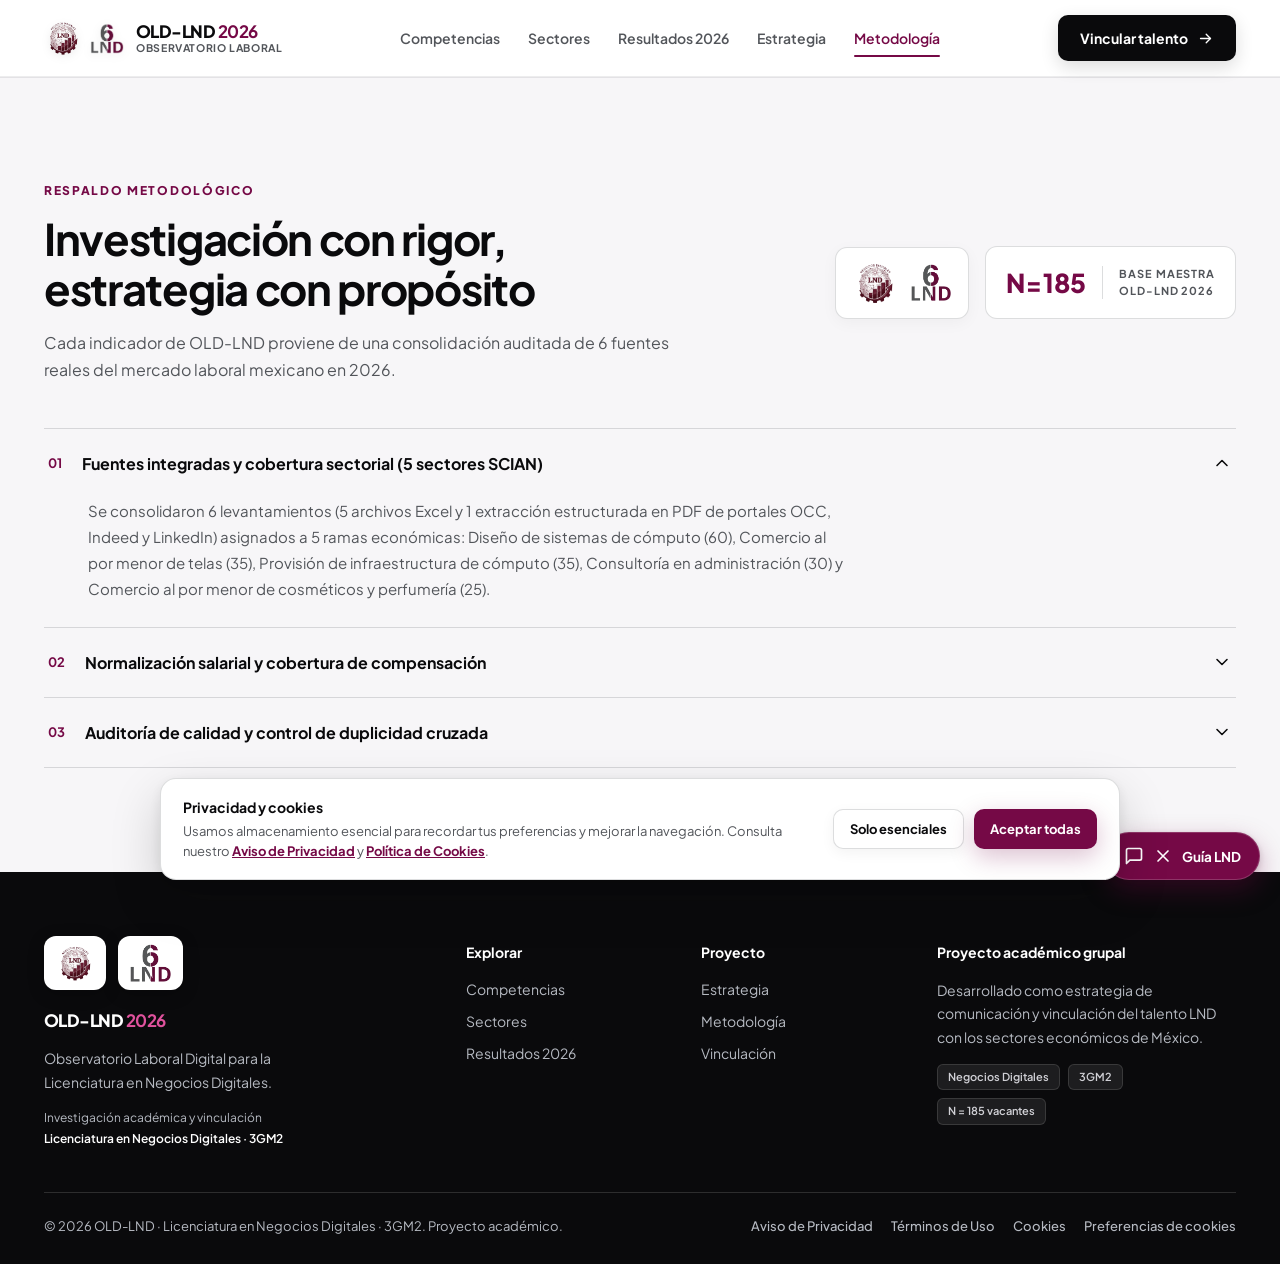
<file: metodologia.html>
<!DOCTYPE html>
<html lang="es">
  <head>
    <meta charset="UTF-8" />
    <meta name="viewport" content="width=device-width, initial-scale=1.0" />
    <title>Metodología · OLD-LND 2026</title>
    <meta
      name="description"
      content="Respaldo metodológico de la Base Maestra OIL-ND 2026: fuentes integradas, normalización salarial en MXN y auditoría de duplicidad."
    />
    <meta name="theme-color" content="#750946" />
    <meta property="og:title" content="Metodología · OLD-LND 2026" />
    <meta
      property="og:description"
      content="Fuentes integradas, normalización salarial y auditoría de duplicidad de la Base Maestra OIL-ND 2026."
    />
    <meta property="og:type" content="website" />
    <meta property="og:locale" content="es_MX" />
    <link rel="icon" type="image/webp" href="./img/LogoActualWebp.webp?v=2" />
    <link rel="shortcut icon" type="image/webp" href="./img/LogoActualWebp.webp?v=2" />
    <link rel="apple-touch-icon" href="./img/LogoActualWebp.webp?v=2" />
    <link rel="preconnect" href="https://fonts.googleapis.com" />
    <link rel="preconnect" href="https://fonts.gstatic.com" crossorigin />
    <link
      href="https://fonts.googleapis.com/css2?family=Plus+Jakarta+Sans:wght@400;500;600;700;800&display=swap"
      rel="stylesheet"
    />
    <link rel="stylesheet" href="./styles.css" />
  </head>
  <body data-page="metodologia">
    <a class="skip-link" href="#contenido-principal">Saltar al contenido principal</a>

    <div class="app-shell">
      <div id="site-header"></div>

      <main id="contenido-principal">
        <section class="method-wrap" id="metodologia">
          <div class="section method">
            <div class="method-intro">
              <div class="section-heading">
                <span class="eyebrow">Respaldo metodológico</span>
                <h1>Investigación con rigor, estrategia con propósito</h1>
                <p>
                  Cada indicador de OLD-LND proviene de una consolidación auditada de 6 fuentes
                  reales del mercado laboral mexicano en 2026.
                </p>
              </div>
              <div class="method-meta-card">
                <div class="method-logos">
                  <img src="./img/LogoActualWebp.webp" alt="Emblema Negocios Digitales LND" class="method-badge-img" width="46" height="46" />
                  <img src="./img/LND6Webp.webp" alt="Insignia 3GM2 LND" class="method-badge-img" width="42" height="39" />
                </div>
                <div class="method-stamp">
                  <span>N=185</span>
                  <p>
                    Base Maestra<br />
                    OLD-LND 2026
                  </p>
                </div>
              </div>
            </div>

            <div class="accordion">
              <article class="accordion-item open">
                <h3>
                  <button
                    type="button"
                    class="accordion-trigger"
                    aria-expanded="true"
                    aria-controls="method-panel-1"
                    id="method-btn-1"
                  >
                    <span><b>01</b> Fuentes integradas y cobertura sectorial (5 sectores SCIAN)</span>
                    <svg width="20" height="20" viewBox="0 0 24 24" fill="none" stroke="currentColor" stroke-width="1.9" stroke-linecap="round" stroke-linejoin="round" aria-hidden="true">
                      <path d="m6 9 6 6 6-6" />
                    </svg>
                  </button>
                </h3>
                <div class="accordion-content" id="method-panel-1" role="region" aria-labelledby="method-btn-1">
                  <p>
                    Se consolidaron 6 levantamientos (5 archivos Excel y 1 extracción estructurada
                    en PDF de portales OCC, Indeed y LinkedIn) asignados a 5 ramas económicas:
                    Diseño de sistemas de cómputo (60), Comercio al por menor de telas (35),
                    Provisión de infraestructura de cómputo (35), Consultoría en administración (30)
                    y Comercio al por menor de cosméticos y perfumería (25).
                  </p>
                </div>
              </article>

              <article class="accordion-item">
                <h3>
                  <button
                    type="button"
                    class="accordion-trigger"
                    aria-expanded="false"
                    aria-controls="method-panel-2"
                    id="method-btn-2"
                  >
                    <span><b>02</b> Normalización salarial y cobertura de compensación</span>
                    <svg width="20" height="20" viewBox="0 0 24 24" fill="none" stroke="currentColor" stroke-width="1.9" stroke-linecap="round" stroke-linejoin="round" aria-hidden="true">
                      <path d="m6 9 6 6 6-6" />
                    </svg>
                  </button>
                </h3>
                <div class="accordion-content" id="method-panel-2" role="region" aria-labelledby="method-btn-2">
                  <p>
                    Todas las cifras salariales se homologaron a pesos mexicanos (MXN) mensuales.
                    Las vacantes cotizadas en dólares anuales se convirtieron usando un tipo de
                    cambio referencial de $20.00 MXN/USD dividido entre 12 meses. Un total de 133
                    vacantes (71.9% de la muestra) cuentan con dato salarial verificable o estimado
                    de mercado, distinguiendo ambos casos para preservar rigor estadístico.
                  </p>
                </div>
              </article>

              <article class="accordion-item">
                <h3>
                  <button
                    type="button"
                    class="accordion-trigger"
                    aria-expanded="false"
                    aria-controls="method-panel-3"
                    id="method-btn-3"
                  >
                    <span><b>03</b> Auditoría de calidad y control de duplicidad cruzada</span>
                    <svg width="20" height="20" viewBox="0 0 24 24" fill="none" stroke="currentColor" stroke-width="1.9" stroke-linecap="round" stroke-linejoin="round" aria-hidden="true">
                      <path d="m6 9 6 6 6-6" />
                    </svg>
                  </button>
                </h3>
                <div class="accordion-content" id="method-panel-3" role="region" aria-labelledby="method-btn-3">
                  <p>
                    Se realizó un cruce normalizado por puesto y empresa entre los 6 levantamientos
                    de equipo, identificando 179 vacantes únicas y 6 registros duplicados cruzados
                    (en empresas como Grupo Innovasport, Coca-Cola FEMSA, NADRO y Warner Bros.
                    Discovery). Todos los registros se conservaron etiquetados para garantizar
                    trazabilidad completa.
                  </p>
                </div>
              </article>
            </div>
          </div>
        </section>
      </main>

      <div id="site-footer"></div>
    </div>

    <script src="./layout.js" defer></script>
    <script src="./script.js" defer></script>
  </body>
</html>
</file>
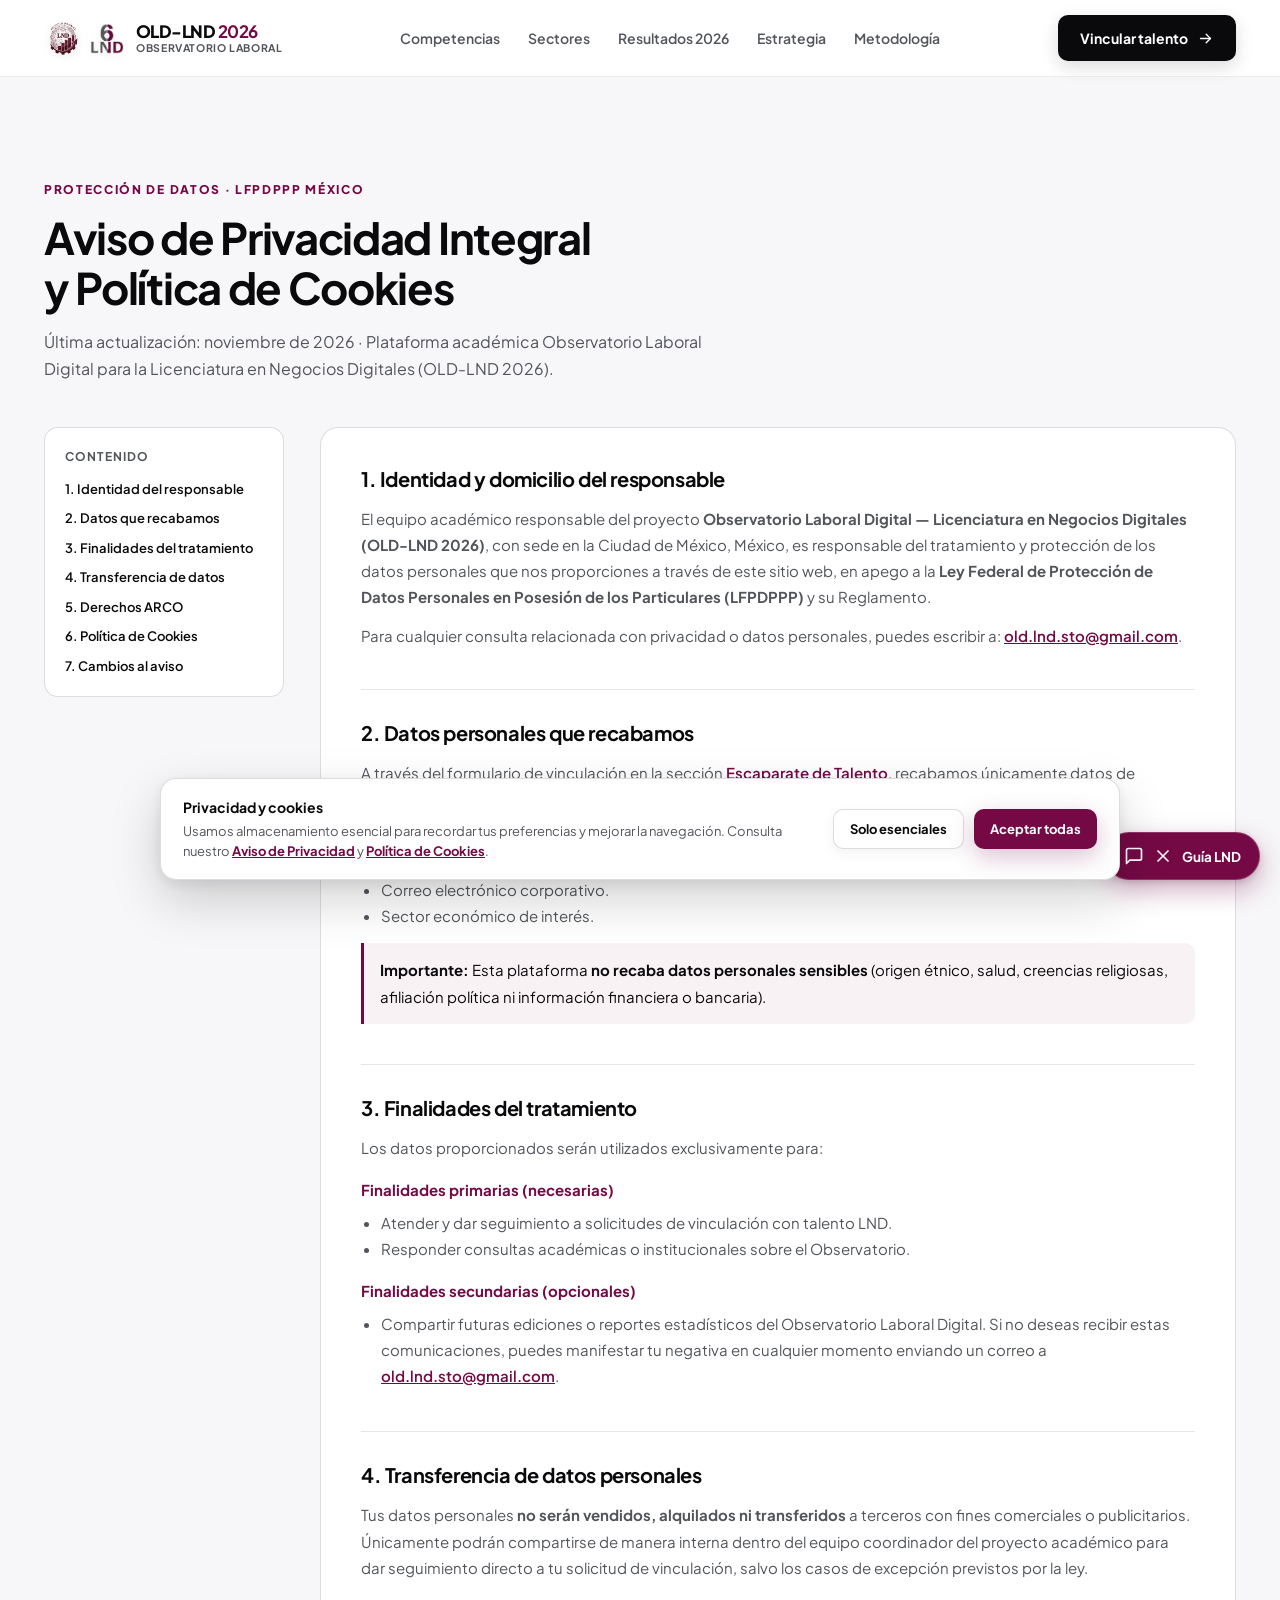
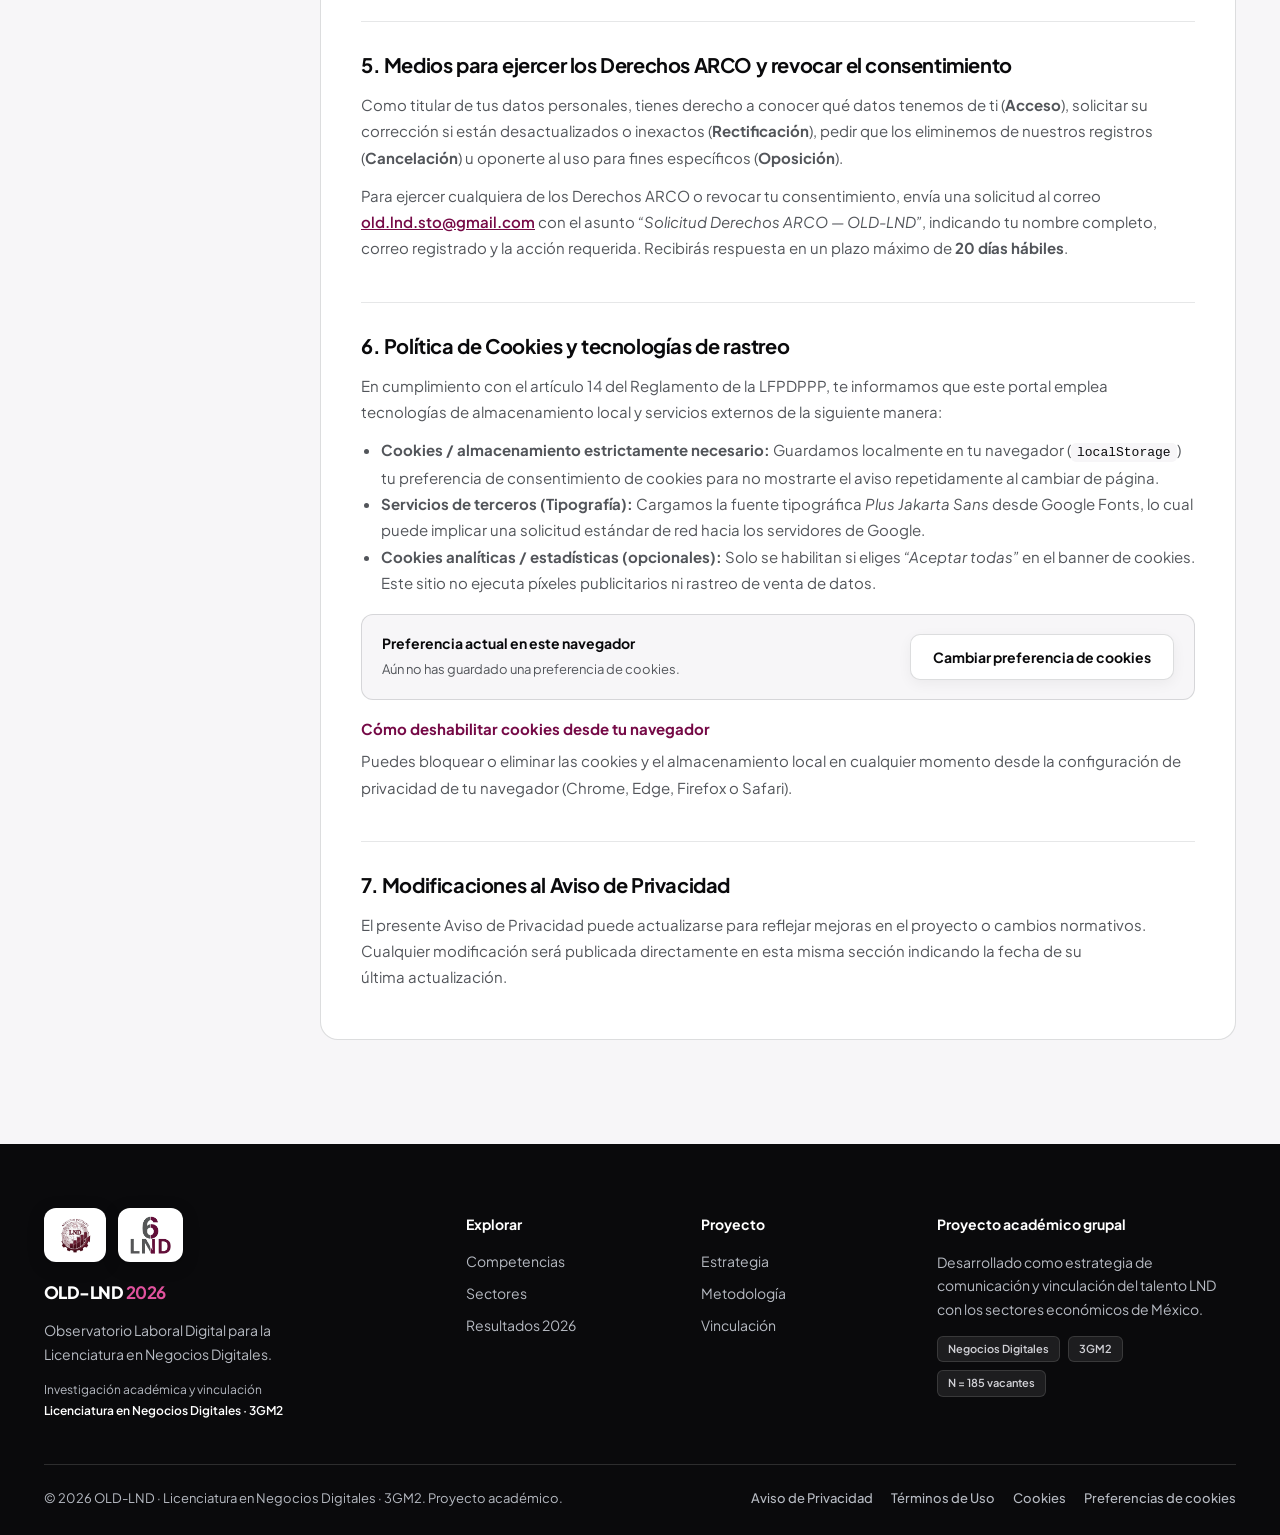
<file: privacidad.html>
<!DOCTYPE html>
<html lang="es">
  <head>
    <meta charset="UTF-8" />
    <meta name="viewport" content="width=device-width, initial-scale=1.0" />
    <title>Aviso de Privacidad y Cookies · OLD-LND 2026</title>
    <meta
      name="description"
      content="Aviso de Privacidad Integral conforme a la LFPDPPP de México y Política de Cookies de la plataforma OLD-LND 2026."
    />
    <meta name="theme-color" content="#750946" />
    <meta property="og:title" content="Aviso de Privacidad y Cookies · OLD-LND 2026" />
    <meta
      property="og:description"
      content="Conoce cómo protegemos tus datos personales, cómo ejercer tus Derechos ARCO y nuestra política de cookies."
    />
    <meta property="og:type" content="website" />
    <meta property="og:locale" content="es_MX" />
    <link rel="icon" type="image/webp" href="./img/LogoActualWebp.webp?v=2" />
    <link rel="shortcut icon" type="image/webp" href="./img/LogoActualWebp.webp?v=2" />
    <link rel="apple-touch-icon" href="./img/LogoActualWebp.webp?v=2" />
    <link rel="preconnect" href="https://fonts.googleapis.com" />
    <link rel="preconnect" href="https://fonts.gstatic.com" crossorigin />
    <link
      href="https://fonts.googleapis.com/css2?family=Plus+Jakarta+Sans:wght@400;500;600;700;800&display=swap"
      rel="stylesheet"
    />
    <link rel="stylesheet" href="./styles.css" />
  </head>
  <body data-page="privacidad">
    <a class="skip-link" href="#contenido-principal">Saltar al contenido principal</a>

    <div class="app-shell">
      <div id="site-header"></div>

      <main id="contenido-principal">
        <section class="legal-wrap">
          <div class="section legal-page">
            <div class="section-heading">
              <span class="eyebrow">Protección de Datos · LFPDPPP México</span>
              <h1>Aviso de Privacidad Integral y Política de Cookies</h1>
              <p>
                Última actualización: noviembre de 2026 · Plataforma académica Observatorio Laboral
                Digital para la Licenciatura en Negocios Digitales (OLD-LND 2026).
              </p>
            </div>

            <div class="legal-layout">
              <aside class="legal-toc" aria-label="Índice del documento">
                <strong>Contenido</strong>
                <a href="#responsable">1. Identidad del responsable</a>
                <a href="#datos">2. Datos que recabamos</a>
                <a href="#finalidades">3. Finalidades del tratamiento</a>
                <a href="#transferencias">4. Transferencia de datos</a>
                <a href="#arco">5. Derechos ARCO</a>
                <a href="#cookies">6. Política de Cookies</a>
                <a href="#cambios">7. Cambios al aviso</a>
              </aside>

              <div class="legal-content">
                <article id="responsable">
                  <h2>1. Identidad y domicilio del responsable</h2>
                  <p>
                    El equipo académico responsable del proyecto
                    <strong>Observatorio Laboral Digital — Licenciatura en Negocios Digitales (OLD-LND 2026)</strong>,
                    con sede en la Ciudad de México, México, es responsable del tratamiento y
                    protección de los datos personales que nos proporciones a través de este sitio
                    web, en apego a la
                    <strong>Ley Federal de Protección de Datos Personales en Posesión de los Particulares (LFPDPPP)</strong>
                    y su Reglamento.
                  </p>
                  <p>
                    Para cualquier consulta relacionada con privacidad o datos personales, puedes
                    escribir a:
                    <a href="mailto:old.lnd.sto@gmail.com">old.lnd.sto@gmail.com</a>.
                  </p>
                </article>

                <article id="datos">
                  <h2>2. Datos personales que recabamos</h2>
                  <p>
                    A través del formulario de vinculación en la sección
                    <a href="./estrategia.html#contacto">Escaparate de Talento</a>, recabamos
                    únicamente datos de identificación y contacto profesional:
                  </p>
                  <ul>
                    <li>Nombre completo.</li>
                    <li>Nombre de la empresa u organización.</li>
                    <li>Correo electrónico corporativo.</li>
                    <li>Sector económico de interés.</li>
                  </ul>
                  <p class="legal-note">
                    <strong>Importante:</strong> Esta plataforma <strong>no recaba datos personales sensibles</strong>
                    (origen étnico, salud, creencias religiosas, afiliación política ni información
                    financiera o bancaria).
                  </p>
                </article>

                <article id="finalidades">
                  <h2>3. Finalidades del tratamiento</h2>
                  <p>Los datos proporcionados serán utilizados exclusivamente para:</p>
                  <h3>Finalidades primarias (necesarias)</h3>
                  <ul>
                    <li>Atender y dar seguimiento a solicitudes de vinculación con talento LND.</li>
                    <li>Responder consultas académicas o institucionales sobre el Observatorio.</li>
                  </ul>
                  <h3>Finalidades secundarias (opcionales)</h3>
                  <ul>
                    <li>
                      Compartir futuras ediciones o reportes estadísticos del Observatorio Laboral
                      Digital. Si no deseas recibir estas comunicaciones, puedes manifestar tu
                      negativa en cualquier momento enviando un correo a
                      <a href="mailto:old.lnd.sto@gmail.com">old.lnd.sto@gmail.com</a>.
                    </li>
                  </ul>
                </article>

                <article id="transferencias">
                  <h2>4. Transferencia de datos personales</h2>
                  <p>
                    Tus datos personales <strong>no serán vendidos, alquilados ni transferidos</strong>
                    a terceros con fines comerciales o publicitarios. Únicamente podrán compartirse
                    de manera interna dentro del equipo coordinador del proyecto académico para dar
                    seguimiento directo a tu solicitud de vinculación, salvo los casos de excepción
                    previstos por la ley.
                  </p>
                </article>

                <article id="arco">
                  <h2>5. Medios para ejercer los Derechos ARCO y revocar el consentimiento</h2>
                  <p>
                    Como titular de tus datos personales, tienes derecho a conocer qué datos tenemos
                    de ti (<strong>Acceso</strong>), solicitar su corrección si están desactualizados
                    o inexactos (<strong>Rectificación</strong>), pedir que los eliminemos de
                    nuestros registros (<strong>Cancelación</strong>) u oponerte al uso para fines
                    específicos (<strong>Oposición</strong>).
                  </p>
                  <p>
                    Para ejercer cualquiera de los Derechos ARCO o revocar tu consentimiento, envía
                    una solicitud al correo
                    <a href="mailto:old.lnd.sto@gmail.com">old.lnd.sto@gmail.com</a> con el asunto
                    <em>“Solicitud Derechos ARCO — OLD-LND”</em>, indicando tu nombre completo,
                    correo registrado y la acción requerida. Recibirás respuesta en un plazo máximo
                    de <strong>20 días hábiles</strong>.
                  </p>
                </article>

                <article id="cookies">
                  <h2>6. Política de Cookies y tecnologías de rastreo</h2>
                  <p>
                    En cumplimiento con el artículo 14 del Reglamento de la LFPDPPP, te informamos
                    que este portal emplea tecnologías de almacenamiento local y servicios externos
                    de la siguiente manera:
                  </p>
                  <ul>
                    <li>
                      <strong>Cookies / almacenamiento estrictamente necesario:</strong> Guardamos
                      localmente en tu navegador (<code>localStorage</code>) tu preferencia de
                      consentimiento de cookies para no mostrarte el aviso repetidamente al cambiar
                      de página.
                    </li>
                    <li>
                      <strong>Servicios de terceros (Tipografía):</strong> Cargamos la fuente
                      tipográfica <em>Plus Jakarta Sans</em> desde Google Fonts, lo cual puede
                      implicar una solicitud estándar de red hacia los servidores de Google.
                    </li>
                    <li>
                      <strong>Cookies analíticas / estadísticas (opcionales):</strong> Solo se
                      habilitan si eliges <em>“Aceptar todas”</em> en el banner de cookies. Este
                      sitio no ejecuta píxeles publicitarios ni rastreo de venta de datos.
                    </li>
                  </ul>

                  <div class="cookie-status-box">
                    <div>
                      <strong>Preferencia actual en este navegador</strong>
                      <p id="cookie-current-status">Consultando configuración...</p>
                    </div>
                    <button type="button" class="button button-secondary" data-open-cookie-banner>
                      Cambiar preferencia de cookies
                    </button>
                  </div>

                  <h3>Cómo deshabilitar cookies desde tu navegador</h3>
                  <p>
                    Puedes bloquear o eliminar las cookies y el almacenamiento local en cualquier
                    momento desde la configuración de privacidad de tu navegador (Chrome, Edge,
                    Firefox o Safari).
                  </p>
                </article>

                <article id="cambios">
                  <h2>7. Modificaciones al Aviso de Privacidad</h2>
                  <p>
                    El presente Aviso de Privacidad puede actualizarse para reflejar mejoras en el
                    proyecto o cambios normativos. Cualquier modificación será publicada directamente
                    en esta misma sección indicando la fecha de su última actualización.
                  </p>
                </article>
              </div>
            </div>
          </div>
        </section>
      </main>

      <div id="site-footer"></div>
    </div>

    <script src="./layout.js" defer></script>
  </body>
</html>
</file>
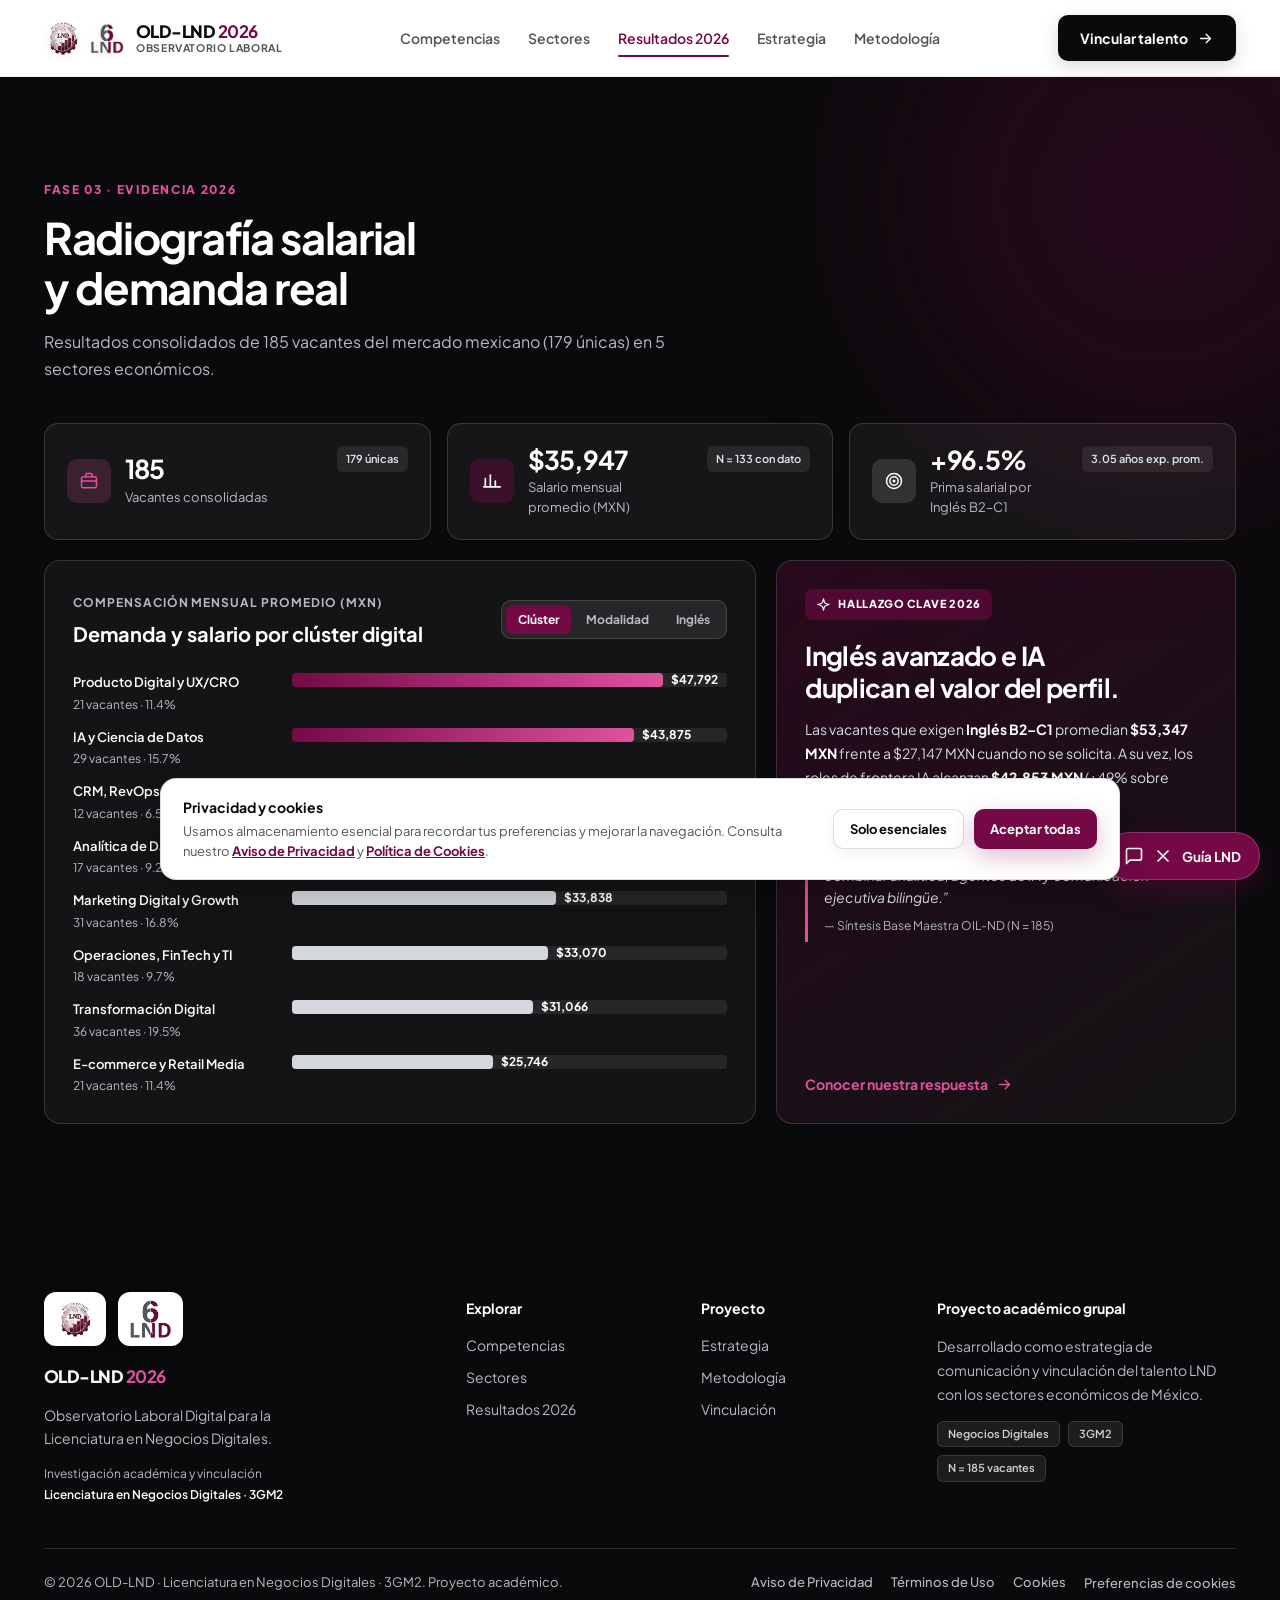
<file: resultados.html>
<!DOCTYPE html>
<html lang="es">
  <head>
    <meta charset="UTF-8" />
    <meta name="viewport" content="width=device-width, initial-scale=1.0" />
    <title>Resultados 2026 · OLD-LND 2026</title>
    <meta
      name="description"
      content="Evidencia laboral 2026 basada en 185 vacantes consolidadas: salarios por clúster, modalidad de trabajo e impacto del idioma inglés."
    />
    <meta name="theme-color" content="#750946" />
    <meta property="og:title" content="Resultados 2026 · OLD-LND 2026" />
    <meta
      property="og:description"
      content="Radiografía salarial de 185 vacantes: promedio $35,947 MXN y prima de +96.5% por inglés avanzado B2–C1."
    />
    <meta property="og:type" content="website" />
    <meta property="og:locale" content="es_MX" />
    <link rel="icon" type="image/webp" href="./img/LogoActualWebp.webp?v=2" />
    <link rel="shortcut icon" type="image/webp" href="./img/LogoActualWebp.webp?v=2" />
    <link rel="apple-touch-icon" href="./img/LogoActualWebp.webp?v=2" />
    <link rel="preconnect" href="https://fonts.googleapis.com" />
    <link rel="preconnect" href="https://fonts.gstatic.com" crossorigin />
    <link
      href="https://fonts.googleapis.com/css2?family=Plus+Jakarta+Sans:wght@400;500;600;700;800&display=swap"
      rel="stylesheet"
    />
    <link rel="stylesheet" href="./styles.css" />
  </head>
  <body data-page="resultados">
    <a class="skip-link" href="#contenido-principal">Saltar al contenido principal</a>

    <div class="app-shell">
      <div id="site-header"></div>

      <main id="contenido-principal">
        <section class="dashboard-wrap" id="resultados">
          <div class="section dashboard">
            <div class="section-heading">
              <span class="eyebrow eyebrow-light">Fase 03 · Evidencia 2026</span>
              <h1>Radiografía salarial y demanda real</h1>
              <p>
                Resultados consolidados de 185 vacantes del mercado mexicano (179 únicas) en 5
                sectores económicos.
              </p>
            </div>

            <div class="metrics">
              <article>
                <span class="metric-icon primary" aria-hidden="true">
                  <svg width="20" height="20" viewBox="0 0 24 24" fill="none" stroke="currentColor" stroke-width="1.8" stroke-linecap="round" stroke-linejoin="round">
                    <rect x="3" y="7" width="18" height="13" rx="2" />
                    <path d="M8 7V5a2 2 0 0 1 2-2h4a2 2 0 0 1 2 2v2M3 12h18" />
                  </svg>
                </span>
                <div>
                  <strong>185</strong>
                  <p>Vacantes consolidadas</p>
                </div>
                <small>179 únicas</small>
              </article>

              <article>
                <span class="metric-icon secondary" aria-hidden="true">
                  <svg width="20" height="20" viewBox="0 0 24 24" fill="none" stroke="currentColor" stroke-width="2" stroke-linecap="round" stroke-linejoin="round">
                    <path d="M4 19V9M10 19V5M16 19v-7M22 19H2" />
                  </svg>
                </span>
                <div>
                  <strong>$35,947</strong>
                  <p>Salario mensual promedio (MXN)</p>
                </div>
                <small>N = 133 con dato</small>
              </article>

              <article>
                <span class="metric-icon neutral" aria-hidden="true">
                  <svg width="20" height="20" viewBox="0 0 24 24" fill="none" stroke="currentColor" stroke-width="1.8" stroke-linecap="round" stroke-linejoin="round">
                    <circle cx="12" cy="12" r="9" />
                    <circle cx="12" cy="12" r="5" />
                    <circle cx="12" cy="12" r="1" />
                  </svg>
                </span>
                <div>
                  <strong>+96.5%</strong>
                  <p>Prima salarial por Inglés B2–C1</p>
                </div>
                <small>3.05 años exp. prom.</small>
              </article>
            </div>

            <div class="analysis-grid">
              <article class="chart-card">
                <div class="chart-head">
                  <div>
                    <span id="chart-eyebrow">Compensación mensual promedio (MXN)</span>
                    <h3 id="chart-title">Demanda y salario por clúster digital</h3>
                  </div>
                  <div class="chart-switcher" role="tablist" aria-label="Cambiar vista del gráfico">
                    <button type="button" role="tab" aria-selected="true" class="active" data-chart="cluster">
                      Clúster
                    </button>
                    <button type="button" role="tab" aria-selected="false" data-chart="modalidad" tabindex="-1">
                      Modalidad
                    </button>
                    <button type="button" role="tab" aria-selected="false" data-chart="ingles" tabindex="-1">
                      Inglés
                    </button>
                  </div>
                </div>

                <div id="dynamic-chart" class="bar-chart dynamic-bars" aria-live="polite">
                  <!-- Renderizado inicial y actualizado desde script.js -->
                  <div class="single-bar-row">
                    <div class="bar-label">
                      <span>Producto Digital y UX/CRO</span>
                      <small>21 vacantes · 11.4%</small>
                    </div>
                    <div class="bar-track">
                      <span class="bar specialists-bar" style="width: 100%">
                        <b>$47,792</b>
                      </span>
                    </div>
                  </div>
                  <div class="single-bar-row">
                    <div class="bar-label">
                      <span>IA y Ciencia de Datos</span>
                      <small>29 vacantes · 15.7%</small>
                    </div>
                    <div class="bar-track">
                      <span class="bar specialists-bar" style="width: 92%">
                        <b>$43,875</b>
                      </span>
                    </div>
                  </div>
                  <div class="single-bar-row">
                    <div class="bar-label">
                      <span>CRM, RevOps y Comercial B2B</span>
                      <small>12 vacantes · 6.5%</small>
                    </div>
                    <div class="bar-track">
                      <span class="bar specialists-bar" style="width: 84%">
                        <b>$39,967</b>
                      </span>
                    </div>
                  </div>
                  <div class="single-bar-row">
                    <div class="bar-label">
                      <span>Analítica de Datos y BI</span>
                      <small>17 vacantes · 9.2%</small>
                    </div>
                    <div class="bar-track">
                      <span class="bar specialists-bar" style="width: 83%">
                        <b>$39,810</b>
                      </span>
                    </div>
                  </div>
                  <div class="single-bar-row">
                    <div class="bar-label">
                      <span>Marketing Digital y Growth</span>
                      <small>31 vacantes · 16.8%</small>
                    </div>
                    <div class="bar-track">
                      <span class="bar students-bar" style="width: 71%">
                        <b>$33,838</b>
                      </span>
                    </div>
                  </div>
                  <div class="single-bar-row">
                    <div class="bar-label">
                      <span>Operaciones, FinTech y TI</span>
                      <small>18 vacantes · 9.7%</small>
                    </div>
                    <div class="bar-track">
                      <span class="bar students-bar" style="width: 69%">
                        <b>$33,070</b>
                      </span>
                    </div>
                  </div>
                  <div class="single-bar-row">
                    <div class="bar-label">
                      <span>Transformación Digital</span>
                      <small>36 vacantes · 19.5%</small>
                    </div>
                    <div class="bar-track">
                      <span class="bar students-bar" style="width: 65%">
                        <b>$31,066</b>
                      </span>
                    </div>
                  </div>
                  <div class="single-bar-row">
                    <div class="bar-label">
                      <span>E-commerce y Retail Media</span>
                      <small>21 vacantes · 11.4%</small>
                    </div>
                    <div class="bar-track">
                      <span class="bar students-bar" style="width: 54%">
                        <b>$25,746</b>
                      </span>
                    </div>
                  </div>
                </div>
              </article>

              <article class="insight-card">
                <span class="insight-label">
                  <svg width="15" height="15" viewBox="0 0 24 24" fill="none" stroke="currentColor" stroke-width="1.9" stroke-linecap="round" stroke-linejoin="round" aria-hidden="true">
                    <path d="m12 3-1.2 4.3a5 5 0 0 1-3.5 3.5L3 12l4.3 1.2a5 5 0 0 1 3.5 3.5L12 21l1.2-4.3a5 5 0 0 1 3.5-3.5L21 12l-4.3-1.2a5 5 0 0 1-3.5-3.5Z" />
                  </svg>
                  Hallazgo clave 2026
                </span>
                <h3>Inglés avanzado e IA duplican el valor del perfil.</h3>
                <p>
                  Las vacantes que exigen <strong>Inglés B2–C1</strong> promedian
                  <strong>$53,347 MXN</strong> frente a $27,147 MXN cuando no se solicita. A su vez,
                  los roles de frontera IA alcanzan <strong>$42,853 MXN</strong> (+49% sobre mandos
                  medios tradicionales).
                </p>
                <blockquote class="quote">
                  “El dominio técnico ya no basta: la ventaja está en combinar analítica, agentes de
                  IA y comunicación ejecutiva bilingüe.”
                  <footer>— Síntesis Base Maestra OIL-ND (N = 185)</footer>
                </blockquote>
                <a href="./estrategia.html">
                  Conocer nuestra respuesta
                  <svg width="17" height="17" viewBox="0 0 24 24" fill="none" stroke="currentColor" stroke-width="1.9" stroke-linecap="round" stroke-linejoin="round" aria-hidden="true">
                    <path d="M5 12h14" />
                    <path d="m13 6 6 6-6 6" />
                  </svg>
                </a>
              </article>
            </div>
          </div>
        </section>
      </main>

      <div id="site-footer"></div>
    </div>

    <script src="./layout.js" defer></script>
    <script src="./script.js" defer></script>
  </body>
</html>
</file>
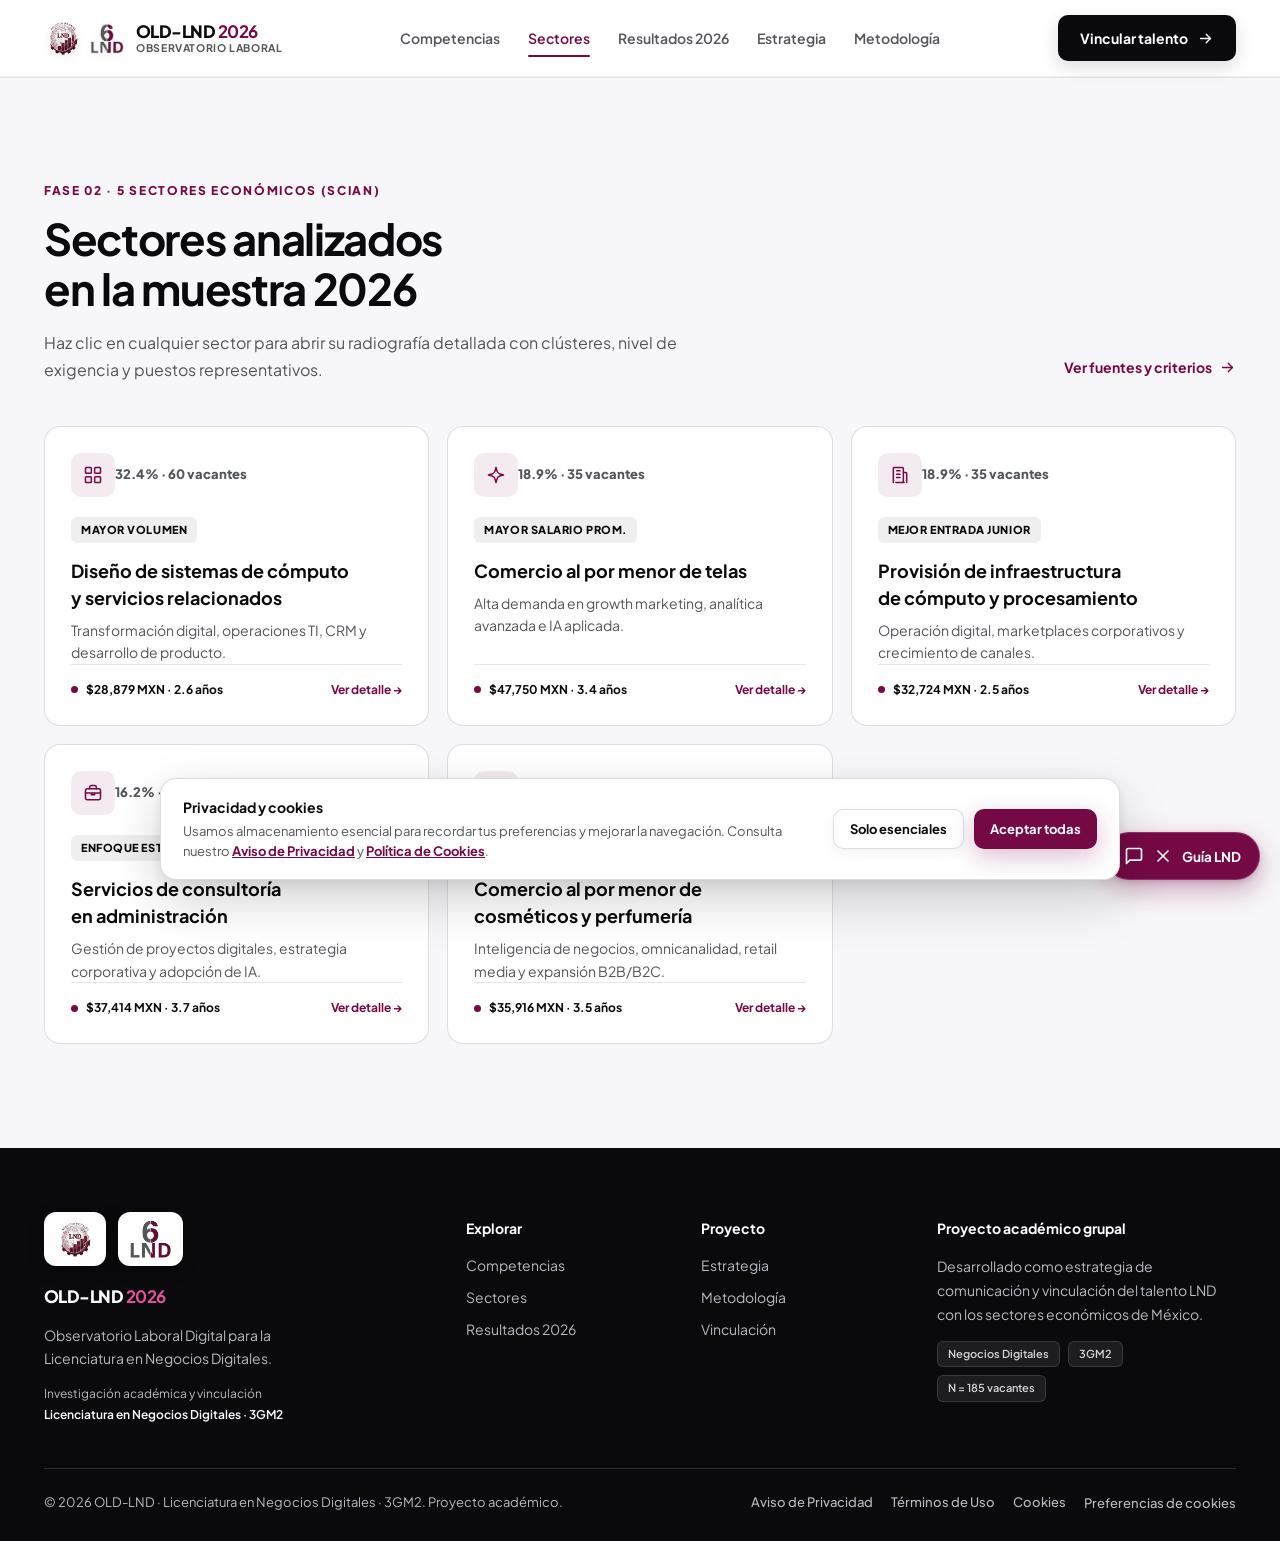
<file: sectores.html>
<!DOCTYPE html>
<html lang="es">
  <head>
    <meta charset="UTF-8" />
    <meta name="viewport" content="width=device-width, initial-scale=1.0" />
    <title>Sectores · OLD-LND 2026</title>
    <meta
      name="description"
      content="Cinco sectores económicos analizados en la Base Maestra OIL-ND 2026: salarios, experiencia requerida, clústeres y puestos reales."
    />
    <meta name="theme-color" content="#750946" />
    <meta property="og:title" content="Sectores Económicos · OLD-LND 2026" />
    <meta
      property="og:description"
      content="Radiografía de los 5 sectores SCIAN analizados en la muestra de 185 vacantes de Negocios Digitales."
    />
    <meta property="og:type" content="website" />
    <meta property="og:locale" content="es_MX" />
    <link rel="icon" type="image/webp" href="./img/LogoActualWebp.webp?v=2" />
    <link rel="shortcut icon" type="image/webp" href="./img/LogoActualWebp.webp?v=2" />
    <link rel="apple-touch-icon" href="./img/LogoActualWebp.webp?v=2" />
    <link rel="preconnect" href="https://fonts.googleapis.com" />
    <link rel="preconnect" href="https://fonts.gstatic.com" crossorigin />
    <link
      href="https://fonts.googleapis.com/css2?family=Plus+Jakarta+Sans:wght@400;500;600;700;800&display=swap"
      rel="stylesheet"
    />
    <link rel="stylesheet" href="./styles.css" />
  </head>
  <body data-page="sectores">
    <a class="skip-link" href="#contenido-principal">Saltar al contenido principal</a>

    <div class="app-shell">
      <div id="site-header"></div>

      <main id="contenido-principal">
        <section class="sectors-wrap" id="sectores">
          <div class="section sectors">
            <div class="split-heading">
              <div class="section-heading">
                <span class="eyebrow">Fase 02 · 5 Sectores Económicos (SCIAN)</span>
                <h1>Sectores analizados en la muestra 2026</h1>
                <p>
                  Haz clic en cualquier sector para abrir su radiografía detallada con clústeres,
                  nivel de exigencia y puestos representativos.
                </p>
              </div>
              <a class="text-link" href="./metodologia.html">
                Ver fuentes y criterios
                <svg width="17" height="17" viewBox="0 0 24 24" fill="none" stroke="currentColor" stroke-width="1.9" stroke-linecap="round" stroke-linejoin="round" aria-hidden="true">
                  <path d="M5 12h14" />
                  <path d="m13 6 6 6-6 6" />
                </svg>
              </a>
            </div>

            <div class="sector-grid">
              <button type="button" class="sector-card sector-trigger" data-sector="diseno-sistemas">
                <div class="sector-top">
                  <span class="sector-icon" aria-hidden="true">
                    <svg width="20" height="20" viewBox="0 0 24 24" fill="none" stroke="currentColor" stroke-width="1.8" stroke-linecap="round" stroke-linejoin="round">
                      <rect x="3" y="3" width="7" height="7" rx="1" />
                      <rect x="14" y="3" width="7" height="7" rx="1" />
                      <rect x="3" y="14" width="7" height="7" rx="1" />
                      <rect x="14" y="14" width="7" height="7" rx="1" />
                    </svg>
                  </span>
                  <span class="sector-number">32.4% · 60 vacantes</span>
                </div>
                <span class="sector-tag">Mayor volumen</span>
                <h3>Diseño de sistemas de cómputo y servicios relacionados</h3>
                <p>Transformación digital, operaciones TI, CRM y desarrollo de producto.</p>
                <div class="sector-footer">
                  <span><i aria-hidden="true"></i> $28,879 MXN · 2.6 años</span>
                  <span class="sector-cta">Ver detalle →</span>
                </div>
              </button>

              <button type="button" class="sector-card sector-trigger" data-sector="comercio-telas">
                <div class="sector-top">
                  <span class="sector-icon" aria-hidden="true">
                    <svg width="20" height="20" viewBox="0 0 24 24" fill="none" stroke="currentColor" stroke-width="1.8" stroke-linecap="round" stroke-linejoin="round">
                      <path d="m12 3-1.2 4.3a5 5 0 0 1-3.5 3.5L3 12l4.3 1.2a5 5 0 0 1 3.5 3.5L12 21l1.2-4.3a5 5 0 0 1 3.5-3.5L21 12l-4.3-1.2a5 5 0 0 1-3.5-3.5Z" />
                    </svg>
                  </span>
                  <span class="sector-number">18.9% · 35 vacantes</span>
                </div>
                <span class="sector-tag">Mayor salario prom.</span>
                <h3>Comercio al por menor de telas</h3>
                <p>Alta demanda en growth marketing, analítica avanzada e IA aplicada.</p>
                <div class="sector-footer">
                  <span><i aria-hidden="true"></i> $47,750 MXN · 3.4 años</span>
                  <span class="sector-cta">Ver detalle →</span>
                </div>
              </button>

              <button type="button" class="sector-card sector-trigger" data-sector="infraestructura-computo">
                <div class="sector-top">
                  <span class="sector-icon" aria-hidden="true">
                    <svg width="20" height="20" viewBox="0 0 24 24" fill="none" stroke="currentColor" stroke-width="1.8" stroke-linecap="round" stroke-linejoin="round">
                      <path d="M4 21V4a1 1 0 0 1 1-1h10a1 1 0 0 1 1 1v17M16 9h3a1 1 0 0 1 1 1v11M8 7h4M8 11h4M8 15h4M7 21h10" />
                    </svg>
                  </span>
                  <span class="sector-number">18.9% · 35 vacantes</span>
                </div>
                <span class="sector-tag">Mejor entrada junior</span>
                <h3>Provisión de infraestructura de cómputo y procesamiento</h3>
                <p>Operación digital, marketplaces corporativos y crecimiento de canales.</p>
                <div class="sector-footer">
                  <span><i aria-hidden="true"></i> $32,724 MXN · 2.5 años</span>
                  <span class="sector-cta">Ver detalle →</span>
                </div>
              </button>

              <button type="button" class="sector-card sector-trigger" data-sector="consultoria-admin">
                <div class="sector-top">
                  <span class="sector-icon" aria-hidden="true">
                    <svg width="20" height="20" viewBox="0 0 24 24" fill="none" stroke="currentColor" stroke-width="1.8" stroke-linecap="round" stroke-linejoin="round">
                      <rect x="3" y="7" width="18" height="13" rx="2" />
                      <path d="M8 7V5a2 2 0 0 1 2-2h4a2 2 0 0 1 2 2v2M3 12h18M10 12v2h4v-2" />
                    </svg>
                  </span>
                  <span class="sector-number">16.2% · 30 vacantes</span>
                </div>
                <span class="sector-tag">Enfoque estratégico</span>
                <h3>Servicios de consultoría en administración</h3>
                <p>Gestión de proyectos digitales, estrategia corporativa y adopción de IA.</p>
                <div class="sector-footer">
                  <span><i aria-hidden="true"></i> $37,414 MXN · 3.7 años</span>
                  <span class="sector-cta">Ver detalle →</span>
                </div>
              </button>

              <button type="button" class="sector-card sector-trigger" data-sector="comercio-cosmeticos">
                <div class="sector-top">
                  <span class="sector-icon" aria-hidden="true">
                    <svg width="20" height="20" viewBox="0 0 24 24" fill="none" stroke="currentColor" stroke-width="1.8" stroke-linecap="round" stroke-linejoin="round">
                      <path d="M4 19V9M10 19V5M16 19v-7M22 19H2" />
                    </svg>
                  </span>
                  <span class="sector-number">13.5% · 25 vacantes</span>
                </div>
                <span class="sector-tag">Retail &amp; BI</span>
                <h3>Comercio al por menor de cosméticos y perfumería</h3>
                <p>Inteligencia de negocios, omnicanalidad, retail media y expansión B2B/B2C.</p>
                <div class="sector-footer">
                  <span><i aria-hidden="true"></i> $35,916 MXN · 3.5 años</span>
                  <span class="sector-cta">Ver detalle →</span>
                </div>
              </button>
            </div>
          </div>
        </section>
      </main>

      <div id="site-footer"></div>
    </div>

    <!-- PANEL LATERAL DE DETALLE POR SECTOR -->
    <div id="sector-backdrop" class="drawer-backdrop" hidden></div>
    <aside
      id="sector-drawer"
      class="sector-drawer"
      role="dialog"
      aria-modal="true"
      aria-labelledby="drawer-title"
      hidden
    >
      <div class="drawer-header">
        <div>
          <span class="eyebrow" id="drawer-eyebrow">Radiografía sectorial</span>
          <h2 id="drawer-title">Sector</h2>
        </div>
        <button type="button" class="drawer-close" id="drawer-close" aria-label="Cerrar detalle del sector">
          <svg width="20" height="20" viewBox="0 0 24 24" fill="none" stroke="currentColor" stroke-width="2" stroke-linecap="round" stroke-linejoin="round" aria-hidden="true">
            <path d="m6 6 12 12M18 6 6 18" />
          </svg>
        </button>
      </div>
      <div class="drawer-body" id="drawer-body"></div>
    </aside>

    <script src="./layout.js" defer></script>
    <script src="./script.js" defer></script>
  </body>
</html>
</file>
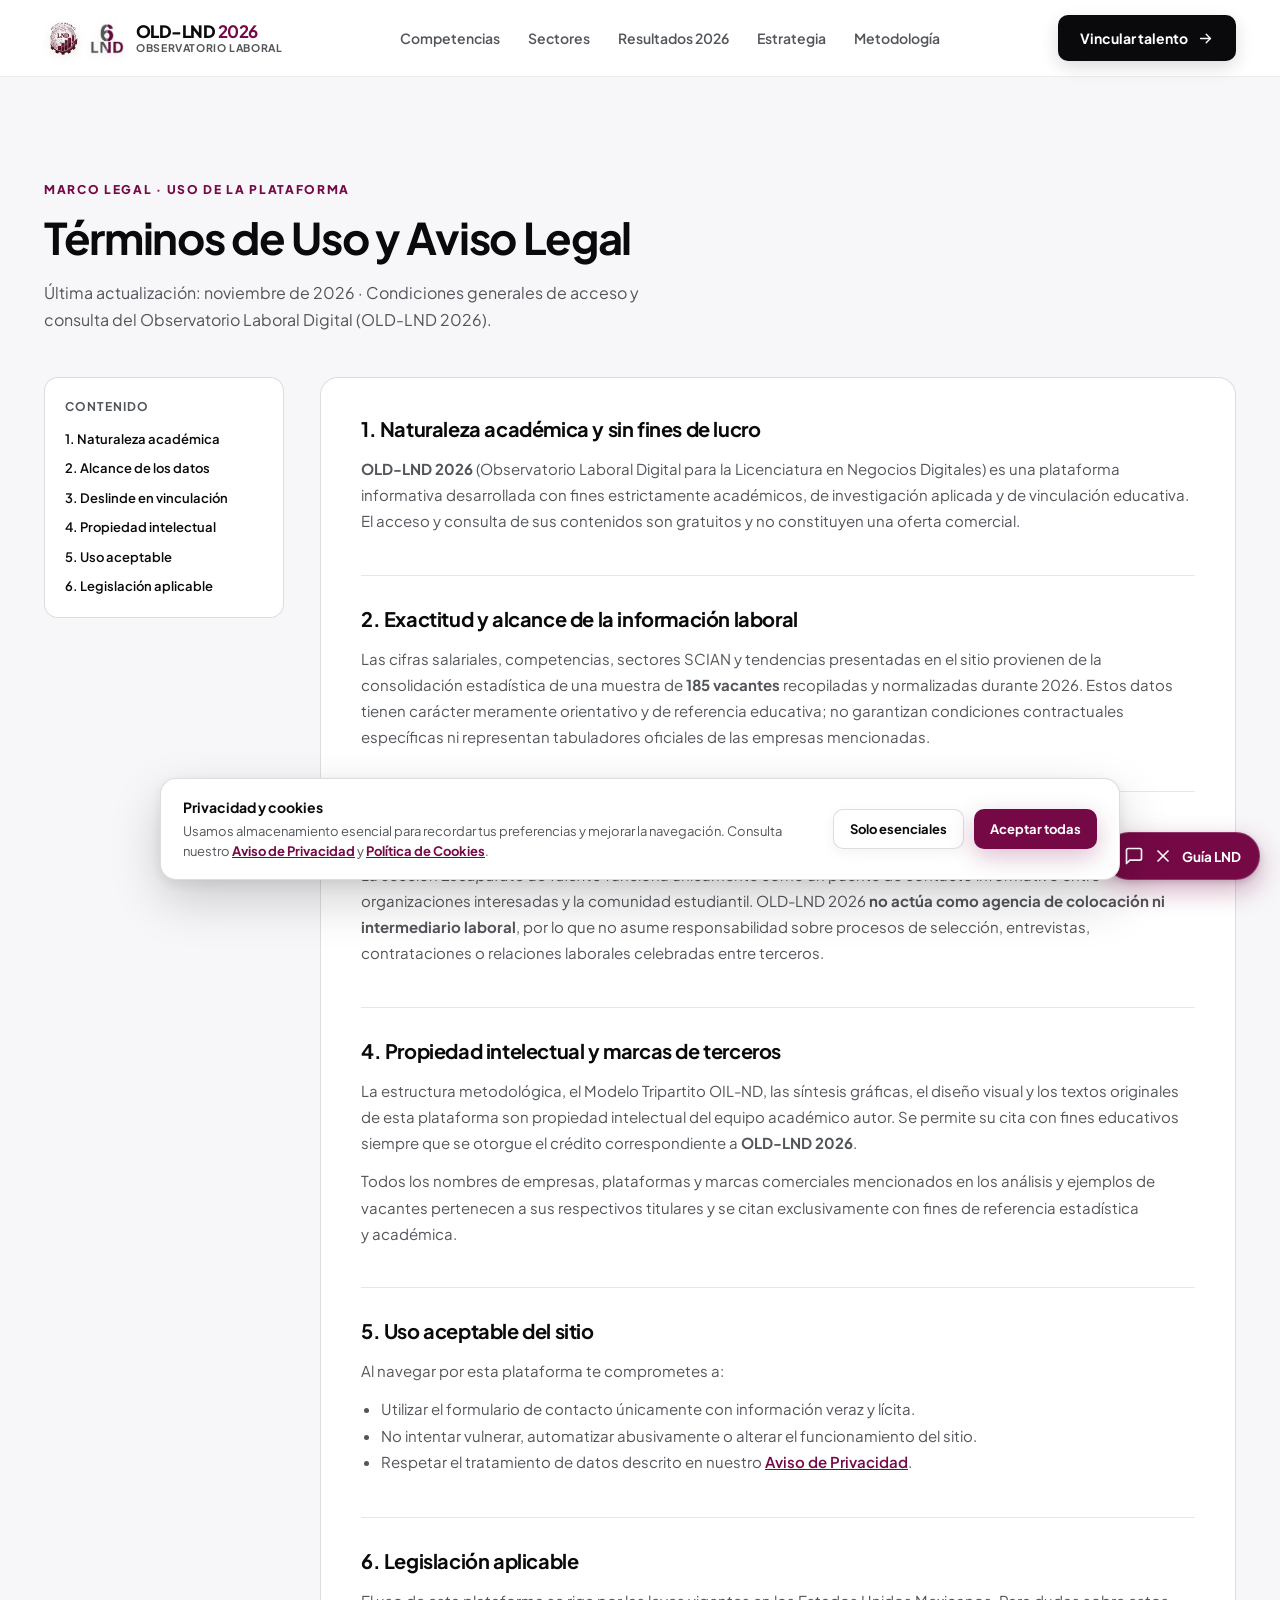
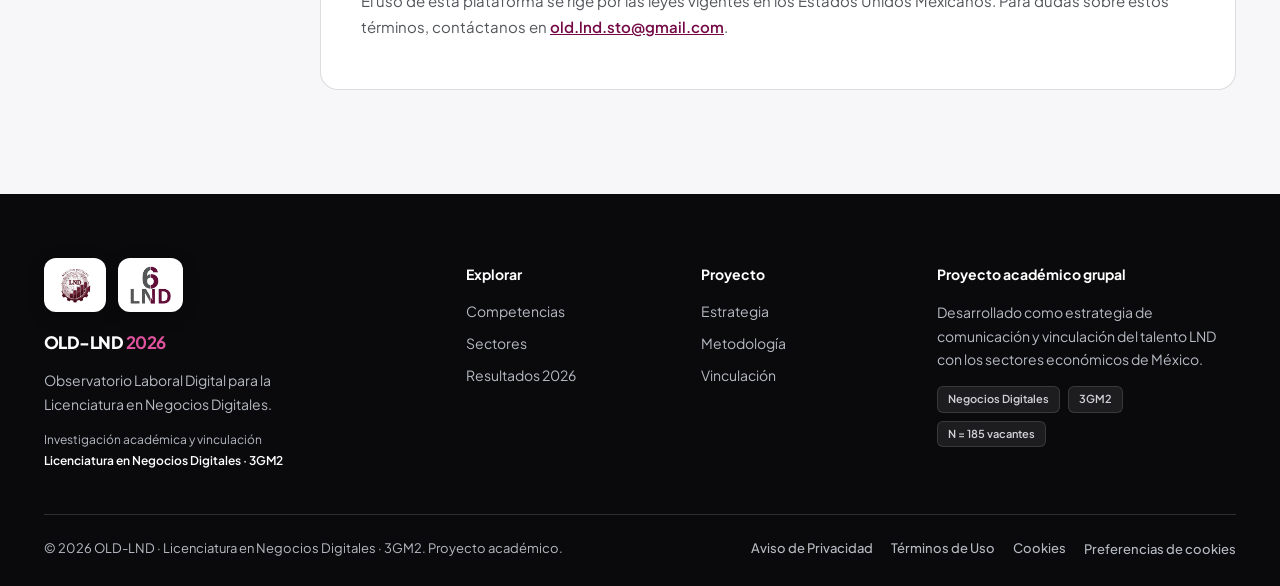
<file: terminos.html>
<!DOCTYPE html>
<html lang="es">
  <head>
    <meta charset="UTF-8" />
    <meta name="viewport" content="width=device-width, initial-scale=1.0" />
    <title>Términos de Uso y Aviso Legal · OLD-LND 2026</title>
    <meta
      name="description"
      content="Términos y condiciones de uso, alcance académico y derechos de propiedad intelectual de la plataforma OLD-LND 2026."
    />
    <meta name="theme-color" content="#750946" />
    <meta property="og:title" content="Términos de Uso y Aviso Legal · OLD-LND 2026" />
    <meta
      property="og:description"
      content="Condiciones de uso, naturaleza académica y deslinde de responsabilidad del Observatorio Laboral Digital 2026."
    />
    <meta property="og:type" content="website" />
    <meta property="og:locale" content="es_MX" />
    <link rel="icon" type="image/webp" href="./img/LogoActualWebp.webp?v=2" />
    <link rel="shortcut icon" type="image/webp" href="./img/LogoActualWebp.webp?v=2" />
    <link rel="apple-touch-icon" href="./img/LogoActualWebp.webp?v=2" />
    <link rel="preconnect" href="https://fonts.googleapis.com" />
    <link rel="preconnect" href="https://fonts.gstatic.com" crossorigin />
    <link
      href="https://fonts.googleapis.com/css2?family=Plus+Jakarta+Sans:wght@400;500;600;700;800&display=swap"
      rel="stylesheet"
    />
    <link rel="stylesheet" href="./styles.css" />
  </head>
  <body data-page="terminos">
    <a class="skip-link" href="#contenido-principal">Saltar al contenido principal</a>

    <div class="app-shell">
      <div id="site-header"></div>

      <main id="contenido-principal">
        <section class="legal-wrap">
          <div class="section legal-page">
            <div class="section-heading">
              <span class="eyebrow">Marco Legal · Uso de la Plataforma</span>
              <h1>Términos de Uso y Aviso Legal</h1>
              <p>
                Última actualización: noviembre de 2026 · Condiciones generales de acceso y consulta
                del Observatorio Laboral Digital (OLD-LND 2026).
              </p>
            </div>

            <div class="legal-layout">
              <aside class="legal-toc" aria-label="Índice del documento">
                <strong>Contenido</strong>
                <a href="#naturaleza">1. Naturaleza académica</a>
                <a href="#informacion">2. Alcance de los datos</a>
                <a href="#vinculacion">3. Deslinde en vinculación</a>
                <a href="#propiedad">4. Propiedad intelectual</a>
                <a href="#uso-aceptable">5. Uso aceptable</a>
                <a href="#jurisdiccion">6. Legislación aplicable</a>
              </aside>

              <div class="legal-content">
                <article id="naturaleza">
                  <h2>1. Naturaleza académica y sin fines de lucro</h2>
                  <p>
                    <strong>OLD-LND 2026</strong> (Observatorio Laboral Digital para la Licenciatura
                    en Negocios Digitales) es una plataforma informativa desarrollada con fines
                    estrictamente académicos, de investigación aplicada y de vinculación educativa.
                    El acceso y consulta de sus contenidos son gratuitos y no constituyen una oferta
                    comercial.
                  </p>
                </article>

                <article id="informacion">
                  <h2>2. Exactitud y alcance de la información laboral</h2>
                  <p>
                    Las cifras salariales, competencias, sectores SCIAN y tendencias presentadas en
                    el sitio provienen de la consolidación estadística de una muestra de
                    <strong>185 vacantes</strong> recopiladas y normalizadas durante 2026. Estos
                    datos tienen carácter meramente orientativo y de referencia educativa; no
                    garantizan condiciones contractuales específicas ni representan tabuladores
                    oficiales de las empresas mencionadas.
                  </p>
                </article>

                <article id="vinculacion">
                  <h2>3. Deslinde de responsabilidad en vinculación</h2>
                  <p>
                    La sección <em>Escaparate de Talento</em> funciona únicamente como un puente de
                    contacto informativo entre organizaciones interesadas y la comunidad estudiantil.
                    OLD-LND 2026 <strong>no actúa como agencia de colocación ni intermediario laboral</strong>,
                    por lo que no asume responsabilidad sobre procesos de selección, entrevistas,
                    contrataciones o relaciones laborales celebradas entre terceros.
                  </p>
                </article>

                <article id="propiedad">
                  <h2>4. Propiedad intelectual y marcas de terceros</h2>
                  <p>
                    La estructura metodológica, el Modelo Tripartito OIL-ND, las síntesis gráficas,
                    el diseño visual y los textos originales de esta plataforma son propiedad
                    intelectual del equipo académico autor. Se permite su cita con fines educativos
                    siempre que se otorgue el crédito correspondiente a <strong>OLD-LND 2026</strong>.
                  </p>
                  <p>
                    Todos los nombres de empresas, plataformas y marcas comerciales mencionados en
                    los análisis y ejemplos de vacantes pertenecen a sus respectivos titulares y se
                    citan exclusivamente con fines de referencia estadística y académica.
                  </p>
                </article>

                <article id="uso-aceptable">
                  <h2>5. Uso aceptable del sitio</h2>
                  <p>Al navegar por esta plataforma te comprometes a:</p>
                  <ul>
                    <li>Utilizar el formulario de contacto únicamente con información veraz y lícita.</li>
                    <li>No intentar vulnerar, automatizar abusivamente o alterar el funcionamiento del sitio.</li>
                    <li>Respetar el tratamiento de datos descrito en nuestro <a href="./privacidad.html">Aviso de Privacidad</a>.</li>
                  </ul>
                </article>

                <article id="jurisdiccion">
                  <h2>6. Legislación aplicable</h2>
                  <p>
                    El uso de esta plataforma se rige por las leyes vigentes en los Estados Unidos
                    Mexicanos. Para dudas sobre estos términos, contáctanos en
                    <a href="mailto:old.lnd.sto@gmail.com">old.lnd.sto@gmail.com</a>.
                  </p>
                </article>
              </div>
            </div>
          </div>
        </section>
      </main>

      <div id="site-footer"></div>
    </div>

    <script src="./layout.js" defer></script>
  </body>
</html>
</file>
<file: styles.css>
:root {
  --ink: #0a0a0c;
  --brand: #750946;
  --brand-hover: #5e0738;
  --brand-light: #e0529d;
  --muted: #52555a;
  --muted-on-dark: #b6bac2;
  --line: rgba(82, 85, 90, 0.2);
  --line-dark: rgba(255, 255, 255, 0.14);
  --surface: #f7f6f8;
  --white: #ffffff;
  --ease-out: cubic-bezier(0.16, 1, 0.3, 1);
}

*,
*::before,
*::after {
  box-sizing: border-box;
}

html {
  scroll-behavior: smooth;
}

body {
  margin: 0;
  font-family: "Plus Jakarta Sans", system-ui, -apple-system, sans-serif;
  color: var(--ink);
  background: var(--white);
  -webkit-font-smoothing: antialiased;
  line-height: 1.5;
}

h1,
h2,
h3,
h4 {
  text-wrap: balance;
}

p {
  text-wrap: pretty;
}

button,
input,
select {
  font-family: inherit;
}

button,
a {
  -webkit-tap-highlight-color: transparent;
}

button {
  cursor: pointer;
}

:focus-visible {
  outline: 2px solid var(--brand);
  outline-offset: 3px;
}

.dashboard-wrap :focus-visible,
.talent-panel :focus-visible,
.rubric-score-card :focus-visible,
.site-footer :focus-visible {
  outline-color: var(--brand-light);
}

.skip-link {
  position: absolute;
  left: 16px;
  top: -100px;
  z-index: 200;
  padding: 12px 18px;
  background: var(--brand);
  color: var(--white);
  font-weight: 700;
  font-size: 14px;
  border-radius: 8px;
  text-decoration: none;
  transition: top 0.2s var(--ease-out);
}

.skip-link:focus {
  top: 16px;
}

.app-shell {
  min-height: 100vh;
  display: flex;
  flex-direction: column;
  overflow-x: clip;
}

.app-shell > main {
  flex: 1;
  display: flex;
  flex-direction: column;
}

.app-shell > main > .hero-wrap,
.app-shell > main > .sectors-wrap,
.app-shell > main > .dashboard-wrap,
.app-shell > main > .method-wrap {
  flex: 1;
}

/* NAVBAR */
.navbar-wrap {
  position: sticky;
  top: 0;
  z-index: 60;
  background: rgba(255, 255, 255, 0.9);
  backdrop-filter: blur(12px);
  border-bottom: 1px solid rgba(82, 85, 90, 0.1);
}

.navbar {
  height: 76px;
  max-width: 1240px;
  margin: auto;
  padding: 0 24px;
  display: flex;
  align-items: center;
  justify-content: space-between;
  position: relative;
}

.brand {
  display: inline-flex;
  align-items: center;
  gap: 12px;
  color: var(--ink);
  text-decoration: none;
  white-space: nowrap;
}

.brand-badge-group {
  display: inline-flex;
  align-items: center;
  gap: 8px;
}

.brand-logo {
  width: 38px;
  height: 38px;
  object-fit: contain;
  display: block;
  filter: drop-shadow(0 2px 5px rgba(0, 0, 0, 0.08));
  transition: transform 0.2s var(--ease-out);
}

.brand-logo-team {
  width: 34px;
  height: 31px;
}

.brand:hover .brand-logo {
  transform: scale(1.06);
}

.brand-label {
  display: flex;
  flex-direction: column;
  line-height: 1.15;
}

.brand-title {
  font-size: 17px;
  font-weight: 800;
  letter-spacing: -0.03em;
  color: var(--ink);
}

.brand-title b {
  color: var(--brand);
}

.brand-subtitle {
  font-size: 10.5px;
  font-weight: 700;
  color: var(--muted);
  text-transform: uppercase;
  letter-spacing: 0.06em;
}

.brand-mark {
  width: 36px;
  height: 36px;
  display: grid;
  place-items: center;
  color: var(--white);
  background: var(--ink);
  border-radius: 10px;
}

.nav-links {
  display: flex;
  gap: 28px;
  align-items: center;
}

.nav-links a {
  color: var(--muted);
  text-decoration: none;
  font-size: 14px;
  font-weight: 600;
  position: relative;
  padding: 6px 0;
  transition: color 0.18s var(--ease-out);
}

.nav-links a:hover,
.nav-links a.active,
.nav-links a[aria-current="page"] {
  color: var(--brand);
}

.nav-links a.active::after,
.nav-links a[aria-current="page"]::after {
  content: "";
  position: absolute;
  left: 0;
  right: 0;
  bottom: -2px;
  height: 2px;
  border-radius: 2px;
  background: var(--brand);
}

/* BUTTONS */
.button {
  min-height: 46px;
  padding: 0 22px;
  border-radius: 10px;
  border: 0;
  display: inline-flex;
  align-items: center;
  justify-content: center;
  gap: 9px;
  text-decoration: none;
  font-weight: 700;
  font-size: 14px;
  transition:
    transform 0.18s var(--ease-out),
    box-shadow 0.2s var(--ease-out),
    background-color 0.2s var(--ease-out),
    border-color 0.2s var(--ease-out);
}

.button:hover {
  transform: translateY(-2px);
}

.button:active {
  transform: scale(0.98);
}

.button-dark {
  background: var(--ink);
  color: var(--white);
  box-shadow: 0 6px 18px rgba(0, 0, 0, 0.14);
}

.button-dark:hover {
  background: #1f1f24;
}

.button-primary {
  background: var(--brand);
  color: var(--white);
  box-shadow: 0 8px 24px rgba(117, 9, 70, 0.25);
}

.button-primary:hover {
  background: var(--brand-hover);
  box-shadow: 0 12px 28px rgba(117, 9, 70, 0.32);
}

.button-secondary {
  background: var(--white);
  color: var(--ink);
  border: 1px solid var(--line);
  box-shadow: 0 4px 14px rgba(0, 0, 0, 0.05);
}

.button-secondary:hover {
  border-color: rgba(117, 9, 70, 0.38);
}

.menu-button {
  display: none;
  width: 42px;
  height: 42px;
  border: 1px solid transparent;
  border-radius: 10px;
  background: transparent;
  color: var(--ink);
  place-items: center;
}

.menu-button:hover {
  background: var(--surface);
}

/* HERO */
.hero-wrap {
  position: relative;
  background: linear-gradient(135deg, #ffffff 42%, rgba(117, 9, 70, 0.06) 100%);
}

.hero {
  min-height: 680px;
  position: relative;
  display: grid;
  grid-template-columns: 1.05fr 0.95fr;
  gap: 48px;
  align-items: center;
  max-width: 1240px;
  margin: auto;
  padding: 72px 24px 92px;
}

.hero-glow {
  position: absolute;
  right: 3%;
  width: 460px;
  height: 460px;
  border-radius: 50%;
  background: rgba(117, 9, 70, 0.08);
  filter: blur(72px);
  pointer-events: none;
}

.hero-content {
  max-width: 640px;
  position: relative;
  z-index: 1;
}

.status-pill {
  display: inline-flex;
  align-items: center;
  gap: 10px;
  color: var(--muted);
  background: var(--white);
  border: 1px solid var(--line);
  padding: 8px 14px;
  border-radius: 999px;
  font-size: 12px;
  font-weight: 700;
  letter-spacing: 0.05em;
  text-transform: uppercase;
  box-shadow: 0 4px 16px rgba(0, 0, 0, 0.04);
}

.status-pill span {
  width: 8px;
  height: 8px;
  border-radius: 50%;
  background: var(--brand);
  box-shadow: 0 0 0 4px rgba(117, 9, 70, 0.14);
}

.hero h1 {
  font-size: clamp(42px, 4.4vw, 64px);
  line-height: 1.06;
  letter-spacing: -0.04em;
  margin: 24px 0 22px;
  font-weight: 800;
}

.hero h1 em {
  font-style: normal;
  color: var(--brand);
}

.hero-copy {
  max-width: 560px;
  color: var(--muted);
  font-size: 18px;
  line-height: 1.7;
  margin: 0;
}

.hero-actions {
  display: flex;
  flex-wrap: wrap;
  gap: 12px;
  margin-top: 32px;
}

.hero-proof {
  display: flex;
  gap: 14px;
  align-items: center;
  margin-top: 40px;
}

.hero-proof-logos {
  display: flex;
  align-items: center;
  gap: 8px;
}

.proof-logo-chip {
  width: 40px;
  height: 40px;
  border-radius: 10px;
  background: var(--white);
  border: 1px solid var(--line);
  display: grid;
  place-items: center;
  box-shadow: 0 4px 12px rgba(0, 0, 0, 0.05);
  transition: transform 0.2s var(--ease-out);
}

.proof-logo-chip:hover {
  transform: translateY(-2px);
}

.proof-logo-chip img {
  max-width: 28px;
  max-height: 28px;
  object-fit: contain;
  display: block;
}

.avatar-stack {
  display: flex;
  padding-left: 8px;
}

.avatar-stack span {
  margin-left: -8px;
  width: 36px;
  height: 36px;
  border: 2px solid var(--white);
  display: grid;
  place-items: center;
  border-radius: 50%;
  background: rgba(117, 9, 70, 0.1);
  color: var(--brand);
  font-size: 11px;
  font-weight: 800;
}

.avatar-stack span:nth-child(2) {
  background: rgba(117, 9, 70, 0.16);
}

.avatar-stack span:nth-child(3) {
  background: var(--ink);
  color: var(--white);
}

.hero-proof strong,
.hero-proof small {
  display: block;
}

.hero-proof strong {
  font-size: 14px;
}

.hero-proof small {
  font-size: 13px;
  color: var(--muted);
  margin-top: 2px;
}

/* HERO VISUAL */
.connection-visual {
  height: 480px;
  position: relative;
  border-radius: 28px;
  border: 1px solid var(--line);
  overflow: hidden;
  background: rgba(255, 255, 255, 0.8);
  box-shadow:
    0 2px 6px rgba(0, 0, 0, 0.04),
    0 28px 64px rgba(117, 9, 70, 0.12);
}

.visual-grid {
  position: absolute;
  inset: 0;
  background-image:
    linear-gradient(rgba(117, 9, 70, 0.1) 1px, transparent 1px),
    linear-gradient(90deg, rgba(117, 9, 70, 0.1) 1px, transparent 1px);
  background-size: 34px 34px;
  opacity: 0.45;
  mask-image: radial-gradient(circle, #000, transparent 74%);
}

.orbit {
  position: absolute;
  border: 1px dashed rgba(117, 9, 70, 0.28);
  border-radius: 50%;
  left: 50%;
  top: 46%;
  transform: translate(-50%, -50%);
}

.orbit-one {
  width: 270px;
  height: 270px;
}

.orbit-two {
  width: 400px;
  height: 400px;
}

.node {
  position: absolute;
  background: var(--white);
  box-shadow: 0 10px 28px rgba(0, 0, 0, 0.1);
  border: 1px solid rgba(82, 85, 90, 0.16);
}

.center-node {
  left: 50%;
  top: 46%;
  transform: translate(-50%, -50%);
  width: 158px;
  height: 158px;
  border-radius: 50%;
  display: flex;
  align-items: center;
  flex-direction: column;
  justify-content: center;
  text-align: center;
  z-index: 2;
  padding: 12px;
}

.center-icon {
  width: 48px;
  height: 48px;
  border-radius: 14px;
  background: var(--brand);
  color: var(--white);
  display: grid;
  place-items: center;
  margin-bottom: 10px;
}

.center-emblem-wrap {
  width: 56px;
  height: 56px;
  border-radius: 50%;
  background: #ffffff;
  border: 2px solid rgba(117, 9, 70, 0.22);
  display: grid;
  place-items: center;
  margin: 0 auto 10px;
  box-shadow: 0 6px 18px rgba(117, 9, 70, 0.16);
  transition: transform 0.25s var(--ease-out);
}

.center-node:hover .center-emblem-wrap {
  transform: scale(1.08);
}

.center-emblem {
  width: 42px;
  height: 42px;
  object-fit: contain;
  display: block;
}

.center-node strong {
  font-size: 14px;
}

.center-node small {
  color: var(--muted);
  font-size: 11px;
  margin-top: 3px;
}

.satellite {
  padding: 10px 14px 10px 10px;
  border-radius: 14px;
  display: flex;
  align-items: center;
  gap: 10px;
  z-index: 3;
}

.satellite > span {
  width: 36px;
  height: 36px;
  display: grid;
  place-items: center;
  border-radius: 10px;
  background: rgba(117, 9, 70, 0.08);
  color: var(--brand);
}

.satellite strong,
.satellite small {
  display: block;
}

.satellite strong {
  font-size: 13px;
}

.satellite small {
  font-size: 11px;
  color: var(--muted);
}

.satellite-one {
  left: 6%;
  top: 17%;
}

.satellite-two {
  right: 4%;
  top: 26%;
}

.satellite-three {
  left: 8%;
  bottom: 16%;
}

.signal-card {
  position: absolute;
  right: 5%;
  bottom: 6%;
  border-radius: 14px;
  background: var(--ink);
  color: var(--white);
  padding: 14px 16px;
  min-width: 220px;
  display: flex;
  align-items: center;
  gap: 12px;
  box-shadow: 0 16px 32px rgba(0, 0, 0, 0.24);
  z-index: 4;
}

.signal-icon {
  width: 38px;
  height: 38px;
  display: grid;
  place-items: center;
  background: rgba(255, 255, 255, 0.12);
  border-radius: 10px;
}

.signal-card small,
.signal-card strong {
  display: block;
}

.signal-card small {
  color: var(--muted-on-dark);
  font-size: 11px;
}

.signal-card strong {
  font-size: 18px;
  margin-top: 2px;
}

.trend {
  margin-left: auto;
  font-size: 11px;
  font-weight: 700;
  color: var(--white);
  background: var(--brand);
  padding: 5px 8px;
  border-radius: 6px;
}

/* SHARED SECTIONS */
.section {
  max-width: 1240px;
  margin: auto;
  padding: 104px 24px;
}

.section-heading {
  max-width: 660px;
}

.section-heading.center {
  text-align: center;
  margin: auto;
}

.eyebrow {
  color: var(--brand);
  display: block;
  font-size: 12px;
  text-transform: uppercase;
  font-weight: 800;
  letter-spacing: 0.14em;
  margin-bottom: 14px;
}

.eyebrow-light {
  color: var(--brand-light);
}

.section-heading h1,
.section-heading h2 {
  margin: 0;
  font-size: clamp(30px, 3.4vw, 44px);
  line-height: 1.14;
  letter-spacing: -0.03em;
}

.section-heading p {
  margin: 16px 0 0;
  color: var(--muted);
  font-size: 16px;
  line-height: 1.7;
}

/* COMPETENCIES */
.competencies {
  text-align: center;
}

.tabs {
  margin: 40px auto 32px;
  background: var(--surface);
  border: 1px solid rgba(82, 85, 90, 0.12);
  border-radius: 12px;
  padding: 5px;
  display: inline-flex;
  flex-wrap: wrap;
  justify-content: center;
  gap: 4px;
}

.tabs button {
  border: 0;
  padding: 11px 20px;
  border-radius: 8px;
  background: transparent;
  color: var(--muted);
  font-size: 13px;
  font-weight: 700;
  transition:
    background-color 0.2s var(--ease-out),
    color 0.2s var(--ease-out),
    box-shadow 0.2s var(--ease-out);
}

.tabs button:hover {
  color: var(--ink);
}

.tabs button.active {
  background: var(--white);
  color: var(--ink);
  box-shadow: 0 4px 12px rgba(0, 0, 0, 0.08);
}

.competency-grid {
  display: grid;
  grid-template-columns: repeat(3, 1fr);
  gap: 20px;
  text-align: left;
}

.competency-card {
  border: 1px solid var(--line);
  border-radius: 16px;
  padding: 28px;
  background: var(--white);
  transition:
    transform 0.22s var(--ease-out),
    border-color 0.22s var(--ease-out),
    box-shadow 0.22s var(--ease-out);
}

.competency-card:hover {
  transform: translateY(-4px);
  border-color: rgba(117, 9, 70, 0.35);
  box-shadow: 0 16px 36px rgba(0, 0, 0, 0.07);
}

.card-top {
  display: flex;
  align-items: center;
  justify-content: space-between;
}

.icon-box {
  width: 46px;
  height: 46px;
  display: grid;
  place-items: center;
  background: rgba(117, 9, 70, 0.08);
  color: var(--brand);
  border-radius: 12px;
}

.card-index {
  color: var(--muted);
  font-size: 13px;
  font-weight: 700;
}

.competency-card h3 {
  margin: 22px 0 10px;
  font-size: 18px;
  letter-spacing: -0.02em;
}

.competency-card p {
  color: var(--muted);
  margin: 0;
  line-height: 1.65;
  font-size: 14px;
  min-height: 68px;
}

.level-row {
  margin-top: 22px;
  display: flex;
  justify-content: space-between;
  font-size: 13px;
  color: var(--muted);
}

.level-row strong {
  color: var(--ink);
}

.progress {
  height: 6px;
  background: rgba(82, 85, 90, 0.14);
  border-radius: 999px;
  overflow: hidden;
  margin-top: 8px;
}

.progress span {
  height: 100%;
  display: block;
  background: linear-gradient(90deg, var(--brand), #a31363);
  border-radius: inherit;
}

.context-note {
  display: inline-flex;
  align-items: center;
  gap: 8px;
  margin: 28px 0 0;
  color: var(--muted);
  font-size: 13px;
}

.context-note svg {
  color: var(--brand);
  flex-shrink: 0;
}

/* SECTORS */
.sectors-wrap {
  background: var(--surface);
  border-top: 1px solid rgba(82, 85, 90, 0.1);
}

.split-heading {
  display: flex;
  justify-content: space-between;
  align-items: flex-end;
  gap: 24px;
  margin-bottom: 42px;
}

.text-link {
  color: var(--brand);
  text-decoration: none;
  font-size: 14px;
  font-weight: 700;
  display: inline-flex;
  align-items: center;
  gap: 7px;
  padding-bottom: 6px;
  white-space: nowrap;
}

.text-link:hover {
  text-decoration: underline;
}

.sector-grid {
  display: grid;
  grid-template-columns: repeat(3, 1fr);
  gap: 18px;
}

.sector-card {
  padding: 26px;
  background: var(--white);
  border: 1px solid var(--line);
  border-radius: 16px;
  transition:
    transform 0.22s var(--ease-out),
    border-color 0.22s var(--ease-out),
    box-shadow 0.22s var(--ease-out);
}

.sector-card:hover {
  border-color: rgba(117, 9, 70, 0.35);
  transform: translateY(-4px);
  box-shadow: 0 16px 32px rgba(0, 0, 0, 0.07);
}

.sector-top {
  display: flex;
  align-items: center;
  justify-content: space-between;
  margin-bottom: 20px;
}

.sector-icon {
  width: 44px;
  height: 44px;
  display: grid;
  place-items: center;
  border-radius: 10px;
  color: var(--brand);
  background: rgba(117, 9, 70, 0.08);
}

.sector-number {
  font-size: 13px;
  color: var(--muted);
  font-weight: 800;
}

.sector-tag {
  display: inline-block;
  padding: 5px 10px;
  background: rgba(82, 85, 90, 0.09);
  color: var(--ink);
  border-radius: 6px;
  font-size: 11px;
  font-weight: 800;
  text-transform: uppercase;
  letter-spacing: 0.05em;
}

.sector-card h3 {
  font-size: 18px;
  margin: 14px 0 8px;
}

.sector-card p {
  color: var(--muted);
  font-size: 14px;
  line-height: 1.6;
  margin: 0;
  min-height: 44px;
}

.sector-footer {
  border-top: 1px solid rgba(82, 85, 90, 0.14);
  margin-top: 20px;
  padding-top: 16px;
  display: flex;
  align-items: center;
  justify-content: space-between;
  color: var(--muted);
}

.sector-footer span {
  font-size: 12px;
  font-weight: 700;
  color: var(--ink);
  display: inline-flex;
  align-items: center;
  gap: 8px;
}

.sector-footer i {
  width: 7px;
  height: 7px;
  background: var(--brand);
  border-radius: 50%;
}

/* DASHBOARD / RESULTADOS */
.dashboard-wrap {
  background: var(--ink);
  color: var(--white);
  position: relative;
  overflow: hidden;
}

.dashboard-wrap::after {
  content: "";
  position: absolute;
  width: 520px;
  height: 520px;
  border-radius: 50%;
  background: rgba(117, 9, 70, 0.24);
  filter: blur(90px);
  right: -140px;
  top: -140px;
  pointer-events: none;
}

.dashboard {
  position: relative;
  z-index: 1;
}

.dashboard .section-heading p {
  color: var(--muted-on-dark);
}

.metrics {
  display: grid;
  grid-template-columns: repeat(3, 1fr);
  gap: 16px;
  margin: 40px 0 20px;
}

.metrics article {
  display: flex;
  align-items: center;
  gap: 14px;
  padding: 22px;
  background: rgba(255, 255, 255, 0.05);
  border: 1px solid var(--line-dark);
  border-radius: 14px;
}

.metric-icon {
  width: 44px;
  height: 44px;
  border-radius: 10px;
  display: grid;
  place-items: center;
  flex-shrink: 0;
}

.metric-icon.primary {
  background: rgba(224, 82, 157, 0.18);
  color: var(--brand-light);
}

.metric-icon.secondary {
  background: rgba(117, 9, 70, 0.4);
  color: var(--white);
}

.metric-icon.neutral {
  background: rgba(255, 255, 255, 0.12);
  color: var(--white);
}

.metrics strong {
  display: block;
  font-size: 26px;
  letter-spacing: -0.03em;
  line-height: 1.1;
}

.metrics p {
  color: var(--muted-on-dark);
  font-size: 13px;
  margin: 4px 0 0;
}

.metrics small {
  margin-left: auto;
  align-self: flex-start;
  color: #e2e5eb;
  font-size: 11px;
  font-weight: 600;
  background: rgba(255, 255, 255, 0.08);
  padding: 5px 9px;
  border-radius: 6px;
  white-space: nowrap;
}

.analysis-grid {
  display: grid;
  grid-template-columns: 1.55fr 1fr;
  gap: 20px;
}

.chart-card,
.insight-card {
  border: 1px solid var(--line-dark);
  border-radius: 16px;
  background: rgba(255, 255, 255, 0.045);
  padding: 28px;
}

.chart-head span {
  color: var(--muted-on-dark);
  font-size: 12px;
  text-transform: uppercase;
  letter-spacing: 0.08em;
  font-weight: 700;
}

.chart-head h3 {
  margin: 6px 0 0;
  font-size: 20px;
}

.legend {
  display: flex;
  flex-wrap: wrap;
  gap: 22px;
  margin: 20px 0 24px;
  color: #e2e5eb;
  font-size: 13px;
  font-weight: 600;
}

.legend span {
  display: inline-flex;
  align-items: center;
  gap: 8px;
}

.legend i {
  width: 10px;
  height: 10px;
  display: inline-block;
  border-radius: 3px;
}

.specialist-dot {
  background: var(--brand-light);
}

.student-dot {
  background: #d4d7de;
}

.bar-row {
  display: grid;
  grid-template-columns: 185px 1fr;
  gap: 8px 16px;
  margin-bottom: 18px;
}

.bar-row:last-child {
  margin-bottom: 0;
}

.bar-label {
  grid-row: span 2;
  align-self: center;
}

.bar-label span,
.bar-label small {
  display: block;
}

.bar-label span {
  font-size: 13px;
  font-weight: 600;
  color: var(--white);
}

.bar-label small {
  color: var(--muted-on-dark);
  margin-top: 3px;
  font-size: 12px;
}

.bar-track {
  height: 14px;
  background: rgba(255, 255, 255, 0.08);
  border-radius: 4px;
  padding-right: 42px;
}

.bar {
  height: 100%;
  display: block;
  border-radius: 4px;
  position: relative;
}

.bar b {
  position: absolute;
  left: calc(100% + 8px);
  top: 50%;
  transform: translateY(-50%);
  font-size: 12px;
  font-weight: 700;
  color: var(--white);
}

.specialists-bar {
  background: linear-gradient(90deg, var(--brand), var(--brand-light));
}

.students-bar {
  background: #d4d7de;
}

.insight-card {
  background: linear-gradient(145deg, rgba(117, 9, 70, 0.28), rgba(255, 255, 255, 0.04));
  display: flex;
  flex-direction: column;
}

.insight-label {
  align-self: flex-start;
  display: inline-flex;
  align-items: center;
  gap: 7px;
  color: var(--white);
  background: rgba(117, 9, 70, 0.55);
  padding: 7px 11px;
  border-radius: 8px;
  font-size: 11px;
  text-transform: uppercase;
  letter-spacing: 0.06em;
  font-weight: 800;
}

.insight-card h3 {
  font-size: 26px;
  line-height: 1.24;
  letter-spacing: -0.025em;
  margin: 20px 0 14px;
}

.insight-card > p {
  font-size: 14px;
  line-height: 1.7;
  color: #d7dbe2;
  margin: 0;
}

.insight-card > p strong {
  color: var(--white);
}

.quote {
  border-left: 3px solid var(--brand-light);
  margin: 22px 0 0;
  padding: 6px 0 6px 16px;
  color: #e6e8ee;
  font-size: 14px;
  line-height: 1.6;
  font-style: italic;
}

.quote footer {
  color: var(--muted-on-dark);
  display: block;
  margin-top: 8px;
  font-style: normal;
  font-size: 12px;
}

.insight-card > a {
  margin-top: auto;
  padding-top: 24px;
  color: var(--brand-light);
  font-size: 14px;
  font-weight: 700;
  text-decoration: none;
  display: inline-flex;
  align-items: center;
  gap: 8px;
}

.insight-card > a:hover {
  color: var(--white);
}

/* STRATEGY & CONTACT */
.strategy {
  padding-bottom: 112px;
}

.strategy-grid {
  display: grid;
  grid-template-columns: 1fr 1fr;
  gap: 20px;
  margin-top: 48px;
}

.kit-panel,
.talent-panel {
  border-radius: 20px;
  padding: 36px;
}

.kit-panel {
  background: rgba(117, 9, 70, 0.05);
  border: 1px solid rgba(117, 9, 70, 0.14);
}

.talent-panel {
  background: var(--ink);
  color: var(--white);
}

.panel-badge {
  display: inline-flex;
  align-items: center;
  gap: 8px;
  color: var(--brand);
  text-transform: uppercase;
  letter-spacing: 0.08em;
  font-size: 12px;
  font-weight: 800;
}

.panel-badge.dark {
  color: var(--brand-light);
}

.kit-panel h3,
.talent-panel h3 {
  margin: 16px 0 10px;
  font-size: 26px;
  letter-spacing: -0.025em;
}

.kit-panel > p {
  margin: 0;
  color: var(--muted);
  line-height: 1.65;
  font-size: 15px;
  max-width: 480px;
}

.talent-panel > p {
  margin: 0;
  color: var(--muted-on-dark);
  line-height: 1.65;
  font-size: 15px;
  max-width: 480px;
}

.resource-list {
  display: grid;
  gap: 10px;
  margin: 26px 0 22px;
}

.resource-btn {
  border: 1px solid var(--line);
  background: rgba(255, 255, 255, 0.9);
  border-radius: 12px;
  padding: 14px 16px;
  display: flex;
  align-items: center;
  gap: 14px;
  text-align: left;
  color: var(--ink);
  transition:
    border-color 0.2s var(--ease-out),
    transform 0.18s var(--ease-out),
    box-shadow 0.2s var(--ease-out);
}

.resource-btn:hover {
  border-color: rgba(117, 9, 70, 0.4);
  transform: translateY(-2px);
  box-shadow: 0 8px 20px rgba(0, 0, 0, 0.06);
}

.resource-btn:active {
  transform: scale(0.99);
}

.resource-btn > span:nth-child(2) {
  flex: 1;
}

.file-icon {
  width: 36px;
  height: 36px;
  display: grid;
  place-items: center;
  border-radius: 8px;
  background: rgba(117, 9, 70, 0.1);
  color: var(--brand);
  font-size: 12px;
  font-weight: 800;
  flex-shrink: 0;
}

.resource-btn strong,
.resource-btn small {
  display: block;
}

.resource-btn strong {
  font-size: 14px;
}

.resource-btn small {
  font-size: 12px;
  color: var(--muted);
  margin-top: 2px;
}

.resource-btn svg {
  color: var(--brand);
  flex-shrink: 0;
}

.kit-button {
  width: 100%;
}

.kit-feedback {
  margin: 12px 0 0;
  min-height: 20px;
  font-size: 13px;
  font-weight: 600;
  color: var(--brand);
}

.talent-panel form {
  margin-top: 24px;
}

.field {
  margin-bottom: 14px;
}

.field-row {
  display: grid;
  grid-template-columns: 1fr 1fr;
  gap: 12px;
}

.talent-panel label {
  display: block;
  color: #e2e5eb;
  font-size: 13px;
  font-weight: 600;
  margin-bottom: 6px;
}

.talent-panel input,
.talent-panel select,
.talent-panel textarea {
  width: 100%;
  height: 44px;
  border-radius: 10px;
  border: 1px solid rgba(255, 255, 255, 0.22);
  padding: 0 14px;
  color: var(--white);
  background: rgba(255, 255, 255, 0.06);
  font-size: 14px;
  font-family: inherit;
  transition: border-color 0.2s var(--ease-out);
}

.talent-panel textarea {
  height: auto;
  min-height: 74px;
  padding: 10px 14px;
  resize: vertical;
  line-height: 1.5;
}

.talent-panel textarea::placeholder {
  color: #9ba0aa;
}

.talent-panel textarea:focus {
  border-color: var(--brand-light);
}

.talent-direct-mail {
  margin-top: 22px;
  padding-top: 18px;
  border-top: 1px solid rgba(255, 255, 255, 0.12);
  display: flex;
  flex-wrap: wrap;
  align-items: center;
  gap: 8px;
  font-size: 13.5px;
  color: var(--muted-on-dark);
}

.talent-direct-mail a {
  color: var(--brand-light);
  font-weight: 700;
  text-decoration: none;
}

.talent-direct-mail a:hover {
  color: var(--white);
  text-decoration: underline;
}

.error-mailto-link {
  color: var(--white);
  font-weight: 700;
  text-decoration: underline;
}

.submit-button:disabled {
  opacity: 0.7;
  cursor: not-allowed;
  transform: none;
}

.talent-panel select option {
  background: var(--ink);
  color: var(--white);
}

.talent-panel input:focus,
.talent-panel select:focus {
  border-color: var(--brand-light);
}

.talent-panel input::placeholder {
  color: #9ba0aa;
}

.form-error {
  margin: 0 0 12px;
  padding: 10px 12px;
  border-radius: 8px;
  background: rgba(224, 82, 157, 0.16);
  border: 1px solid rgba(224, 82, 157, 0.45);
  color: #ffd5eb;
  font-size: 13px;
}

.submit-button {
  width: 100%;
  background: var(--brand);
  color: var(--white);
  margin-top: 4px;
}

.submit-button:hover {
  background: #8c0c54;
}

.privacy {
  display: block;
  text-align: center;
  color: var(--muted-on-dark);
  font-size: 12px;
  margin-top: 12px;
}

.success-message {
  text-align: center;
  min-height: 300px;
  display: flex;
  flex-direction: column;
  align-items: center;
  justify-content: center;
}

.success-message[hidden] {
  display: none;
}

.success-message > span {
  width: 56px;
  height: 56px;
  background: rgba(224, 82, 157, 0.2);
  color: var(--white);
  display: grid;
  place-items: center;
  border-radius: 50%;
}

.success-message h4 {
  font-size: 22px;
  margin: 16px 0 8px;
}

.success-message p {
  color: var(--muted-on-dark);
  font-size: 14px;
  line-height: 1.65;
  max-width: 340px;
  margin: 0;
}

.success-message button {
  border: 0;
  background: transparent;
  color: var(--brand-light);
  font-size: 14px;
  font-weight: 700;
  margin-top: 16px;
  padding: 6px 10px;
}

.success-message button:hover {
  text-decoration: underline;
}

/* METHODOLOGY */
.method-wrap {
  background: var(--surface);
  border-top: 1px solid rgba(82, 85, 90, 0.12);
}

.method-intro {
  display: flex;
  justify-content: space-between;
  align-items: center;
  gap: 24px;
}

.method-meta-card {
  display: flex;
  align-items: center;
  gap: 16px;
  flex-shrink: 0;
}

.method-logos {
  display: flex;
  align-items: center;
  gap: 12px;
  padding: 12px 16px;
  border: 1px solid var(--line);
  background: var(--white);
  border-radius: 12px;
  box-shadow: 0 4px 16px rgba(0, 0, 0, 0.04);
}

.method-badge-img {
  object-fit: contain;
  display: block;
}

.method-stamp {
  display: flex;
  align-items: center;
  gap: 16px;
  padding: 16px 20px;
  border: 1px solid var(--line);
  background: var(--white);
  border-radius: 12px;
  flex-shrink: 0;
}

.method-stamp span {
  font-size: 26px;
  font-weight: 800;
  color: var(--brand);
}

.method-stamp p {
  border-left: 1px solid var(--line);
  padding-left: 16px;
  margin: 0;
  color: var(--muted);
  font-size: 11px;
  font-weight: 700;
  line-height: 1.5;
  text-transform: uppercase;
  letter-spacing: 0.08em;
}

.accordion {
  margin-top: 44px;
  border-top: 1px solid var(--line);
}

.accordion-item {
  border-bottom: 1px solid var(--line);
}

.accordion-item h3 {
  margin: 0;
}

.accordion-trigger {
  width: 100%;
  display: flex;
  align-items: center;
  justify-content: space-between;
  padding: 24px 4px;
  border: 0;
  background: transparent;
  color: var(--ink);
  text-align: left;
}

.accordion-trigger span {
  display: flex;
  align-items: center;
  gap: 20px;
  font-size: 16px;
  font-weight: 700;
}

.accordion-trigger b {
  color: var(--brand);
  font-size: 13px;
}

.accordion-trigger svg {
  transition: transform 0.25s var(--ease-out);
  flex-shrink: 0;
}

.accordion-item.open .accordion-trigger svg {
  transform: rotate(180deg);
}

.accordion-content {
  display: grid;
  grid-template-rows: 0fr;
  transition: grid-template-rows 0.3s var(--ease-out);
}

.accordion-content p {
  overflow: hidden;
  margin: 0;
  color: var(--muted);
  font-size: 15px;
  line-height: 1.75;
  max-width: 850px;
}

.accordion-item.open .accordion-content {
  grid-template-rows: 1fr;
}

.accordion-item.open .accordion-content p {
  padding: 0 44px 24px;
}

/* FOOTER */
.site-footer {
  background: var(--ink);
  color: var(--white);
}

.footer-inner {
  max-width: 1240px;
  margin: auto;
  padding: 64px 24px 28px;
}

.footer-main {
  display: grid;
  grid-template-columns: 2fr 1fr 1fr 1.6fr;
  gap: 48px;
  padding-bottom: 44px;
}

.brand.light {
  color: var(--white);
}

.brand.light .brand-title {
  color: var(--white);
}

.brand.light .brand-title b {
  color: var(--brand-light);
}

.brand.light .brand-subtitle {
  color: var(--muted-on-dark);
}

.brand.light .brand-mark {
  background: var(--brand);
}

.footer-logos {
  display: flex;
  align-items: center;
  gap: 12px;
  margin-bottom: 18px;
}

.footer-logo-card {
  background: #ffffff;
  padding: 6px 10px;
  border-radius: 12px;
  display: inline-flex;
  align-items: center;
  justify-content: center;
  box-shadow: 0 4px 16px rgba(0, 0, 0, 0.25);
  border: 1px solid rgba(255, 255, 255, 0.12);
  transition: transform 0.2s var(--ease-out);
}

.footer-logo-card:hover {
  transform: translateY(-2px);
}

.footer-logo {
  max-height: 40px;
  width: auto;
  object-fit: contain;
  display: block;
}

.footer-attribution {
  margin-top: 14px;
  display: flex;
  flex-direction: column;
  gap: 3px;
  font-size: 12px;
  color: var(--muted-on-dark);
}

.footer-attribution strong {
  color: var(--white);
  font-weight: 600;
}

.footer-tags {
  display: flex;
  flex-wrap: wrap;
  gap: 8px;
  margin-top: 14px;
}

.footer-tag {
  display: inline-block;
  padding: 4px 10px;
  background: rgba(255, 255, 255, 0.08);
  border: 1px solid rgba(255, 255, 255, 0.12);
  border-radius: 6px;
  font-size: 11px;
  font-weight: 600;
  color: #d0d0d5;
}

.footer-brand p,
.footer-note p {
  color: var(--muted-on-dark);
  font-size: 14px;
  line-height: 1.7;
  margin: 14px 0 0;
  max-width: 300px;
}

.footer-main h4 {
  font-size: 14px;
  margin: 6px 0 16px;
  color: var(--white);
}

.footer-main > div > a:not(.brand) {
  display: block;
  text-decoration: none;
  color: var(--muted-on-dark);
  font-size: 14px;
  margin: 11px 0;
  transition: color 0.18s var(--ease-out);
}

.footer-main > div > a:not(.brand):hover {
  color: var(--white);
}

.footer-bottom {
  border-top: 1px solid var(--line-dark);
  padding-top: 24px;
  display: flex;
  justify-content: space-between;
  color: var(--muted-on-dark);
  font-size: 13px;
}

/* RESPONSIVE */
@media (max-width: 1000px) {
  .nav-links {
    gap: 18px;
  }

  .nav-cta {
    display: none;
  }

  .hero {
    grid-template-columns: 1fr;
    padding-top: 56px;
  }

  .hero-content {
    text-align: center;
    margin: auto;
  }

  .hero-copy {
    margin-inline: auto;
  }

  .hero-actions,
  .hero-proof {
    justify-content: center;
  }

  .connection-visual {
    max-width: 640px;
    width: 100%;
    margin: auto;
  }

  .sector-grid {
    grid-template-columns: repeat(2, 1fr);
  }

  .analysis-grid {
    grid-template-columns: 1fr;
  }

  .footer-main {
    grid-template-columns: 2fr 1fr 1fr;
  }

  .footer-note {
    grid-column: 1 / -1;
  }
}

@media (max-width: 720px) {
  .navbar {
    height: 68px;
  }

  .menu-button {
    display: grid;
  }

  .nav-links {
    display: none;
    position: absolute;
    top: 68px;
    left: 16px;
    right: 16px;
    padding: 16px;
    background: var(--white);
    border: 1px solid var(--line);
    border-radius: 14px;
    box-shadow: 0 20px 45px rgba(0, 0, 0, 0.14);
    flex-direction: column;
    align-items: stretch;
    gap: 6px;
  }

  .nav-links.open {
    display: flex;
  }

  .nav-links a {
    font-size: 15px;
    padding: 10px 12px;
    border-radius: 8px;
  }

  .nav-links a:hover {
    background: var(--surface);
  }

  .hero {
    min-height: auto;
    padding: 48px 20px 68px;
  }

  .hero h1 {
    font-size: 38px;
  }

  .hero-copy {
    font-size: 16px;
  }

  .hero-actions {
    flex-direction: column;
  }

  .connection-visual {
    height: 410px;
  }

  .orbit-two {
    width: 330px;
    height: 330px;
  }

  .satellite-two {
    right: 3%;
  }

  .satellite-three {
    left: 3%;
  }

  .signal-card {
    right: 3%;
    min-width: 200px;
  }

  .section {
    padding: 76px 20px;
  }

  .competency-grid,
  .sector-grid,
  .metrics,
  .strategy-grid {
    grid-template-columns: 1fr;
  }

  .competency-card p {
    min-height: 0;
  }

  .split-heading {
    align-items: flex-start;
    flex-direction: column;
    gap: 16px;
  }

  .bar-row {
    grid-template-columns: 130px 1fr;
  }

  .metrics small {
    display: none;
  }

  .chart-card,
  .insight-card {
    padding: 22px;
  }

  .kit-panel,
  .talent-panel {
    padding: 26px 20px;
  }

  .field-row {
    grid-template-columns: 1fr;
  }

  .method-intro {
    align-items: flex-start;
    flex-direction: column;
    gap: 24px;
  }

  .method-meta-card {
    flex-direction: column;
    width: 100%;
  }

  .method-logos {
    justify-content: center;
    width: 100%;
  }

  .brand-logo-team {
    display: none;
  }

  .brand-subtitle {
    display: none;
  }

  .method-stamp {
    width: 100%;
  }

  .accordion-item.open .accordion-content p {
    padding: 0 12px 22px 38px;
  }

  .footer-main {
    grid-template-columns: 1fr 1fr;
    gap: 32px;
  }

  .footer-brand,
  .footer-note {
    grid-column: 1 / -1;
  }

  .footer-bottom {
    flex-direction: column;
    gap: 8px;
  }
}

@media (prefers-reduced-motion: reduce) {
  *,
  *::before,
  *::after {
    animation-duration: 0.01ms !important;
    animation-iteration-count: 1 !important;
    transition-duration: 0.01ms !important;
    scroll-behavior: auto !important;
  }
}

/* =========================================================
   PROGRESSIVE DISCLOSURE COMPONENTS (OIL-ND REAL DATA)
   ========================================================= */

/* Competencias: Resumen tripartito y píldoras */
.tripartito-summary {
  max-width: 900px;
  margin: 0 auto 28px;
  padding: 16px 22px;
  border-radius: 14px;
  background: var(--surface);
  border: 1px solid rgba(117, 9, 70, 0.14);
  display: flex;
  align-items: center;
  justify-content: space-between;
  gap: 20px;
  text-align: left;
}

.summary-text strong {
  display: block;
  font-size: 15px;
  color: var(--ink);
}

.summary-text span {
  display: block;
  font-size: 13px;
  color: var(--muted);
  margin-top: 2px;
}

.summary-metrics {
  display: flex;
  flex-wrap: wrap;
  gap: 10px;
  flex-shrink: 0;
}

.summary-metrics span {
  background: var(--white);
  border: 1px solid var(--line);
  padding: 7px 12px;
  border-radius: 8px;
  font-size: 13px;
  color: var(--muted);
}

.summary-metrics b {
  color: var(--brand);
}

.pill-row {
  display: flex;
  flex-wrap: wrap;
  gap: 8px;
  margin-top: 18px;
}

.tool-pill {
  display: inline-block;
  padding: 5px 10px;
  border-radius: 7px;
  background: rgba(117, 9, 70, 0.08);
  color: var(--brand);
  font-size: 12px;
  font-weight: 700;
}

/* Sectores: Tarjetas interactivas + Panel lateral (Drawer) */
.sector-trigger {
  width: 100%;
  text-align: left;
  font: inherit;
  color: inherit;
  display: flex;
  flex-direction: column;
}

.sector-trigger .sector-footer {
  width: 100%;
  margin-top: auto;
}

.sector-cta {
  color: var(--brand) !important;
  font-size: 12px !important;
  font-weight: 700 !important;
}

.drawer-backdrop {
  position: fixed;
  inset: 0;
  z-index: 120;
  background: rgba(10, 10, 12, 0.48);
  backdrop-filter: blur(4px);
  opacity: 0;
  transition: opacity 0.22s var(--ease-out);
}

.drawer-backdrop.open {
  opacity: 1;
}

.sector-drawer {
  position: fixed;
  top: 0;
  right: 0;
  bottom: 0;
  z-index: 130;
  width: min(480px, 94vw);
  background: var(--white);
  box-shadow: -20px 0 60px rgba(0, 0, 0, 0.18);
  display: flex;
  flex-direction: column;
  transform: translateX(100%);
  transition: transform 0.26s var(--ease-out);
}

.sector-drawer.open {
  transform: translateX(0);
}

.sector-drawer[hidden],
.drawer-backdrop[hidden] {
  display: none;
}

.drawer-header {
  padding: 28px 28px 20px;
  border-bottom: 1px solid var(--line);
  display: flex;
  align-items: flex-start;
  justify-content: space-between;
  gap: 16px;
}

.drawer-header h2 {
  margin: 0;
  font-size: 21px;
  line-height: 1.25;
}

.drawer-close {
  width: 38px;
  height: 38px;
  border-radius: 10px;
  border: 1px solid var(--line);
  background: var(--white);
  color: var(--ink);
  display: grid;
  place-items: center;
  flex-shrink: 0;
}

.drawer-close:hover {
  background: var(--surface);
  color: var(--brand);
}

.drawer-body {
  padding: 24px 28px 32px;
  overflow-y: auto;
  flex: 1;
}

.drawer-kpis {
  display: grid;
  grid-template-columns: 1fr 1fr;
  gap: 12px;
  margin-bottom: 24px;
}

.drawer-kpis > div {
  padding: 16px;
  border-radius: 12px;
  background: var(--surface);
  border: 1px solid var(--line);
}

.drawer-kpis small {
  display: block;
  font-size: 11px;
  font-weight: 700;
  text-transform: uppercase;
  letter-spacing: 0.06em;
  color: var(--muted);
}

.drawer-kpis strong {
  display: block;
  font-size: 22px;
  color: var(--brand);
  margin: 4px 0 2px;
}

.drawer-kpis span {
  font-size: 12px;
  color: var(--muted);
}

.drawer-block {
  margin-bottom: 24px;
}

.drawer-block h4 {
  margin: 0 0 10px;
  font-size: 13px;
  text-transform: uppercase;
  letter-spacing: 0.06em;
  color: var(--muted);
}

.tripartito-bar {
  height: 10px;
  border-radius: 999px;
  overflow: hidden;
  display: flex;
  gap: 2px;
  background: var(--surface);
}

.seg-siempre {
  background: var(--ink);
}

.seg-algunas {
  background: #9ca3af;
}

.seg-nunca {
  background: var(--brand);
}

.tripartito-legend {
  display: flex;
  flex-wrap: wrap;
  gap: 12px;
  margin-top: 10px;
  font-size: 12px;
  color: var(--muted);
}

.tripartito-legend span {
  display: inline-flex;
  align-items: center;
  gap: 6px;
}

.tripartito-legend i {
  width: 8px;
  height: 8px;
  border-radius: 2px;
  display: inline-block;
}

.dot-siempre {
  background: var(--ink);
}

.dot-algunas {
  background: #9ca3af;
}

.dot-nunca {
  background: var(--brand);
}

.drawer-list {
  margin: 0;
  padding-left: 18px;
  color: var(--ink);
  font-size: 14px;
  line-height: 1.75;
}

.drawer-cta {
  width: 100%;
  margin-top: 8px;
}

/* Resultados: Switcher de vista y barras limpias */
.chart-head {
  display: flex;
  flex-wrap: wrap;
  align-items: center;
  justify-content: space-between;
  gap: 14px;
  margin-bottom: 24px;
}

.chart-switcher {
  display: inline-flex;
  padding: 4px;
  border-radius: 10px;
  background: rgba(255, 255, 255, 0.08);
  border: 1px solid var(--line-dark);
  gap: 3px;
}

.chart-switcher button {
  border: 0;
  background: transparent;
  color: var(--muted-on-dark);
  font-size: 12px;
  font-weight: 700;
  padding: 7px 12px;
  border-radius: 7px;
  transition:
    background-color 0.18s var(--ease-out),
    color 0.18s var(--ease-out);
}

.chart-switcher button:hover {
  color: var(--white);
}

.chart-switcher button.active {
  background: var(--brand);
  color: var(--white);
}

.single-bar-row {
  display: grid;
  grid-template-columns: 205px 1fr;
  align-items: center;
  gap: 14px;
  margin-bottom: 14px;
}

.single-bar-row:last-child {
  margin-bottom: 0;
}

.single-bar-row .bar-track {
  padding-right: 64px;
}

@media (max-width: 720px) {
  .tripartito-summary {
    flex-direction: column;
    align-items: flex-start;
  }

  .drawer-kpis {
    grid-template-columns: 1fr;
  }

  .single-bar-row {
    grid-template-columns: 1fr;
    gap: 6px;
  }
}

/* =========================================================
   LEGAL PAGES, COOKIE BANNER, CONSENT CHECKBOX & 404 PAGE
   ========================================================= */

/* Consent checkbox en formulario de contacto */
.consent-field {
  display: flex;
  align-items: flex-start;
  gap: 10px;
  margin: 14px 0 16px;
}

.consent-field input[type="checkbox"] {
  width: 18px;
  height: 18px;
  min-width: 18px;
  margin: 2px 0 0;
  padding: 0;
  accent-color: var(--brand-light);
  cursor: pointer;
}

.consent-field label {
  margin: 0;
  font-size: 13px;
  line-height: 1.5;
  color: #d7dbe2;
  font-weight: 500;
  cursor: pointer;
}

.consent-field a {
  color: var(--brand-light);
  font-weight: 700;
  text-decoration: underline;
  text-underline-offset: 2px;
}

.consent-field a:hover {
  color: var(--white);
}

/* Enlaces legales en el footer */
.footer-bottom {
  flex-wrap: wrap;
  gap: 14px;
  align-items: center;
}

.footer-legal {
  display: flex;
  flex-wrap: wrap;
  align-items: center;
  gap: 18px;
}

.footer-legal a,
.footer-legal-btn {
  color: var(--muted-on-dark);
  text-decoration: none;
  font-size: 13px;
  font-weight: 500;
  background: transparent;
  border: 0;
  padding: 0;
  transition: color 0.18s var(--ease-out);
}

.footer-legal a:hover,
.footer-legal-btn:hover {
  color: var(--white);
  text-decoration: underline;
}

/* Banner flotante de cookies */
.cookie-banner {
  position: fixed;
  left: 20px;
  right: 20px;
  bottom: 20px;
  z-index: 110;
  max-width: 960px;
  margin: auto;
  padding: 18px 22px;
  border-radius: 16px;
  background: var(--white);
  border: 1px solid var(--line);
  box-shadow:
    0 4px 14px rgba(0, 0, 0, 0.08),
    0 20px 50px rgba(10, 10, 12, 0.18);
  display: flex;
  align-items: center;
  justify-content: space-between;
  gap: 20px;
  opacity: 0;
  transform: translateY(16px);
  transition:
    opacity 0.22s var(--ease-out),
    transform 0.24s var(--ease-out);
}

.cookie-banner.visible {
  opacity: 1;
  transform: translateY(0);
}

.cookie-banner[hidden] {
  display: none;
}

.cookie-banner-text strong {
  display: block;
  font-size: 14px;
  color: var(--ink);
  margin-bottom: 3px;
}

.cookie-banner-text p {
  margin: 0;
  font-size: 13px;
  color: var(--muted);
  line-height: 1.55;
}

.cookie-banner-text a {
  color: var(--brand);
  font-weight: 700;
}

.cookie-banner-actions {
  display: flex;
  align-items: center;
  gap: 10px;
  flex-shrink: 0;
}

.cookie-btn {
  min-height: 40px;
  padding: 0 16px;
  font-size: 13px;
}

/* Páginas legales (privacidad.html y terminos.html) */
.legal-wrap {
  background: var(--surface);
  flex: 1;
}

.legal-layout {
  display: grid;
  grid-template-columns: 240px 1fr;
  gap: 36px;
  margin-top: 44px;
  align-items: start;
}

.legal-toc {
  position: sticky;
  top: 96px;
  background: var(--white);
  border: 1px solid var(--line);
  border-radius: 14px;
  padding: 20px;
  display: flex;
  flex-direction: column;
  gap: 10px;
}

.legal-toc strong {
  font-size: 12px;
  text-transform: uppercase;
  letter-spacing: 0.08em;
  color: var(--muted);
  margin-bottom: 4px;
}

.legal-toc a {
  color: var(--ink);
  text-decoration: none;
  font-size: 13px;
  font-weight: 600;
  transition: color 0.18s var(--ease-out);
}

.legal-toc a:hover {
  color: var(--brand);
}

.legal-content {
  background: var(--white);
  border: 1px solid var(--line);
  border-radius: 18px;
  padding: 36px 40px;
}

.legal-content article {
  padding-bottom: 28px;
  margin-bottom: 28px;
  border-bottom: 1px solid rgba(82, 85, 90, 0.14);
  scroll-margin-top: 96px;
}

.legal-content article:last-child {
  padding-bottom: 0;
  margin-bottom: 0;
  border-bottom: 0;
}

.legal-content h2 {
  margin: 0 0 12px;
  font-size: 20px;
  letter-spacing: -0.02em;
}

.legal-content h3 {
  margin: 18px 0 8px;
  font-size: 15px;
  color: var(--brand);
}

.legal-content p,
.legal-content li {
  color: var(--muted);
  font-size: 15px;
  line-height: 1.75;
}

.legal-content p {
  margin: 0 0 12px;
}

.legal-content ul {
  margin: 8px 0 14px;
  padding-left: 20px;
}

.legal-content a {
  color: var(--brand);
  font-weight: 600;
}

.legal-content code {
  background: var(--surface);
  padding: 2px 6px;
  border-radius: 5px;
  font-size: 13px;
  color: var(--ink);
}

.legal-note {
  padding: 14px 16px;
  border-left: 3px solid var(--brand);
  background: rgba(117, 9, 70, 0.05);
  border-radius: 0 10px 10px 0;
  color: var(--ink) !important;
}

.cookie-status-box {
  margin: 18px 0;
  padding: 18px 20px;
  border-radius: 12px;
  background: var(--surface);
  border: 1px solid var(--line);
  display: flex;
  flex-wrap: wrap;
  align-items: center;
  justify-content: space-between;
  gap: 14px;
}

.cookie-status-box strong {
  display: block;
  font-size: 14px;
  color: var(--ink);
}

.cookie-status-box p {
  margin: 4px 0 0;
  font-size: 13px;
}

/* Página 404 */
.error-wrap {
  flex: 1;
  display: flex;
  align-items: center;
  background: linear-gradient(135deg, #ffffff 42%, rgba(117, 9, 70, 0.05) 100%);
}

.error-page {
  text-align: center;
  max-width: 620px;
}

.error-code {
  display: block;
  font-size: clamp(72px, 12vw, 120px);
  font-weight: 800;
  line-height: 1;
  letter-spacing: -0.05em;
  color: rgba(117, 9, 70, 0.16);
  margin-bottom: 12px;
}

.error-page h1 {
  margin: 0 0 14px;
  font-size: clamp(28px, 3.6vw, 40px);
  letter-spacing: -0.03em;
}

.error-page p {
  color: var(--muted);
  font-size: 16px;
  line-height: 1.7;
  margin: 0 auto 28px;
}

.error-actions {
  display: flex;
  flex-wrap: wrap;
  justify-content: center;
  gap: 12px;
}

@media (max-width: 900px) {
  .legal-layout {
    grid-template-columns: 1fr;
    gap: 20px;
  }

  .legal-toc {
    position: static;
  }

  .legal-content {
    padding: 24px 20px;
  }
}

@media (max-width: 720px) {
  .cookie-banner {
    flex-direction: column;
    align-items: stretch;
    left: 12px;
    right: 12px;
    bottom: 12px;
  }

  .cookie-banner-actions {
    display: grid;
    grid-template-columns: 1fr 1fr;
  }
}

/* =========================================================
   KIT DE COMUNICACIÓN LND — LABORATORIO INTERACTIVO (FASE 4)
   ========================================================= */
.kit-lab {
  margin-top: 44px;
  display: flex;
  flex-direction: column;
  gap: 24px;
}

.kit-sector-bar {
  background: var(--white);
  border: 1px solid var(--line);
  border-radius: 20px;
  padding: 28px;
  box-shadow: 0 2px 6px rgba(0, 0, 0, 0.03), 0 12px 28px -8px rgba(10, 10, 12, 0.06);
}

.kit-sector-header {
  display: flex;
  align-items: flex-start;
  justify-content: space-between;
  gap: 20px;
  margin-bottom: 18px;
}

.kit-sector-sub {
  margin: 8px 0 0;
  color: var(--muted);
  font-size: 14px;
  line-height: 1.55;
  max-width: 620px;
}

.kit-download-all {
  flex-shrink: 0;
}

.sector-chip-group {
  display: flex;
  flex-wrap: wrap;
  gap: 10px;
}

.sector-chip {
  appearance: none;
  border: 1px solid var(--line);
  background: var(--surface);
  color: var(--ink);
  border-radius: 12px;
  padding: 10px 16px;
  display: inline-flex;
  align-items: center;
  gap: 10px;
  font-family: inherit;
  font-size: 13.5px;
  font-weight: 700;
  cursor: pointer;
  transition:
    background-color 0.18s var(--ease-out),
    border-color 0.18s var(--ease-out),
    color 0.18s var(--ease-out),
    transform 0.16s var(--ease-out),
    box-shadow 0.2s var(--ease-out);
}

.sector-chip small {
  font-size: 11px;
  font-weight: 700;
  padding: 2px 7px;
  border-radius: 999px;
  background: rgba(10, 10, 12, 0.07);
  color: var(--muted);
}

.sector-chip:hover {
  border-color: rgba(117, 9, 70, 0.45);
  background: #ffffff;
  transform: translateY(-1px);
}

.sector-chip:active {
  transform: scale(0.98);
}

.sector-chip.active {
  background: var(--brand);
  border-color: var(--brand);
  color: var(--white);
  box-shadow: 0 6px 18px rgba(117, 9, 70, 0.24);
}

.sector-chip.active small {
  background: rgba(255, 255, 255, 0.2);
  color: var(--white);
}

.kit-sector-context {
  margin-top: 20px;
  padding-top: 20px;
  border-top: 1px solid var(--line);
  display: flex;
  align-items: center;
  justify-content: space-between;
  gap: 24px;
}

.kit-context-label {
  display: inline-block;
  font-size: 11px;
  font-weight: 800;
  text-transform: uppercase;
  letter-spacing: 0.08em;
  color: var(--brand);
  margin-bottom: 4px;
}

.kit-context-main strong {
  display: block;
  font-size: 16px;
  color: var(--ink);
  letter-spacing: -0.015em;
}

.kit-context-main p {
  margin: 4px 0 0;
  font-size: 13.5px;
  color: var(--muted);
  line-height: 1.55;
}

.kit-context-stats {
  display: flex;
  gap: 20px;
  flex-shrink: 0;
}

.kit-context-stats > div {
  background: var(--surface);
  border: 1px solid var(--line);
  border-radius: 12px;
  padding: 10px 14px;
  min-width: 118px;
}

.kit-context-stats small {
  display: block;
  font-size: 11px;
  font-weight: 600;
  color: var(--muted);
}

.kit-context-stats b {
  display: block;
  margin-top: 2px;
  font-size: 14px;
  font-weight: 800;
  color: var(--ink);
}

/* Navegación por 3 Dimensiones */
.kit-dim-nav {
  display: grid;
  grid-template-columns: repeat(3, 1fr);
  gap: 12px;
}

.kit-dim-tab {
  appearance: none;
  text-align: left;
  background: var(--white);
  border: 1px solid var(--line);
  border-radius: 16px;
  padding: 18px 20px;
  cursor: pointer;
  font-family: inherit;
  transition:
    border-color 0.2s var(--ease-out),
    background-color 0.2s var(--ease-out),
    transform 0.18s var(--ease-out),
    box-shadow 0.2s var(--ease-out);
}

.kit-dim-tab:hover {
  border-color: rgba(117, 9, 70, 0.42);
  transform: translateY(-2px);
  box-shadow: 0 8px 22px rgba(10, 10, 12, 0.06);
}

.kit-dim-tab.active {
  background: var(--ink);
  border-color: var(--ink);
  color: var(--white);
  box-shadow: 0 12px 28px rgba(10, 10, 12, 0.18);
}

.dim-step {
  display: inline-block;
  font-size: 11px;
  font-weight: 800;
  text-transform: uppercase;
  letter-spacing: 0.08em;
  color: var(--brand);
  margin-bottom: 4px;
}

.kit-dim-tab.active .dim-step {
  color: var(--brand-light);
}

.kit-dim-tab strong {
  display: block;
  font-size: 18px;
  letter-spacing: -0.02em;
  color: var(--ink);
}

.kit-dim-tab.active strong {
  color: var(--white);
}

.kit-dim-tab small {
  display: block;
  margin-top: 4px;
  font-size: 12.5px;
  color: var(--muted);
}

.kit-dim-tab.active small {
  color: var(--muted-on-dark);
}

.kit-dim-panel {
  display: flex;
  flex-direction: column;
  gap: 20px;
}

.kit-dim-panel[hidden] {
  display: none;
}

.kit-module-card {
  background: var(--white);
  border: 1px solid var(--line);
  border-radius: 20px;
  padding: 32px;
  box-shadow: 0 2px 6px rgba(0, 0, 0, 0.03), 0 12px 28px -10px rgba(10, 10, 12, 0.06);
}

.kit-module-head {
  display: flex;
  align-items: flex-start;
  justify-content: space-between;
  gap: 24px;
  margin-bottom: 26px;
}

.module-pill {
  display: inline-flex;
  align-items: center;
  padding: 4px 10px;
  border-radius: 999px;
  background: rgba(117, 9, 70, 0.09);
  color: var(--brand);
  font-size: 11px;
  font-weight: 800;
  text-transform: uppercase;
  letter-spacing: 0.07em;
}

.kit-module-head h2 {
  margin: 10px 0 6px;
  font-size: clamp(20px, 2.2vw, 26px);
  letter-spacing: -0.025em;
  text-wrap: balance;
}

.kit-module-head > div > p {
  margin: 0;
  color: var(--muted);
  font-size: 14.5px;
  line-height: 1.6;
  max-width: 640px;
}

/* Módulo 1: Switch Estudiante vs. Empresa y Tarjetas */
.mode-switch {
  display: inline-flex;
  padding: 4px;
  background: var(--surface);
  border: 1px solid var(--line);
  border-radius: 12px;
  flex-shrink: 0;
}

.mode-switch-btn {
  appearance: none;
  border: 0;
  background: transparent;
  color: var(--muted);
  font-family: inherit;
  font-size: 13px;
  font-weight: 700;
  padding: 9px 14px;
  border-radius: 9px;
  cursor: pointer;
  transition: background-color 0.18s var(--ease-out), color 0.18s var(--ease-out), box-shadow 0.18s var(--ease-out);
}

.mode-switch-btn.active {
  background: var(--white);
  color: var(--ink);
  box-shadow: 0 2px 8px rgba(0, 0, 0, 0.08);
}

.mode-switch-btn[data-translator-mode="empresa"].active {
  background: var(--brand);
  color: var(--white);
}

.translator-grid {
  display: grid;
  grid-template-columns: repeat(2, 1fr);
  gap: 16px;
}

.translator-card {
  border-radius: 16px;
  padding: 22px;
  border: 1px solid var(--line);
  display: flex;
  flex-direction: column;
  gap: 14px;
  transition:
    background-color 0.22s var(--ease-out),
    border-color 0.22s var(--ease-out),
    transform 0.18s var(--ease-out),
    box-shadow 0.22s var(--ease-out);
}

.translator-card.mode-student {
  background: #faf7f8;
  border-color: rgba(138, 31, 61, 0.22);
}

.translator-card.mode-company {
  background: #ffffff;
  border-color: rgba(117, 9, 70, 0.34);
  box-shadow: 0 8px 24px -8px rgba(117, 9, 70, 0.12);
}

.translator-card-head {
  display: flex;
  align-items: center;
  justify-content: space-between;
  gap: 10px;
  flex-wrap: wrap;
}

.translator-cat {
  font-size: 12px;
  font-weight: 800;
  text-transform: uppercase;
  letter-spacing: 0.06em;
  color: var(--muted);
}

.card-flip-btn {
  appearance: none;
  border: 1px solid transparent;
  border-radius: 999px;
  padding: 5px 11px;
  font-family: inherit;
  font-size: 11.5px;
  font-weight: 700;
  display: inline-flex;
  align-items: center;
  gap: 6px;
  cursor: pointer;
  transition: transform 0.15s var(--ease-out), opacity 0.15s var(--ease-out);
}

.card-flip-btn:active {
  transform: scale(0.97);
}

.mode-student .card-flip-btn {
  background: rgba(153, 27, 63, 0.1);
  color: #8a1939;
}

.mode-company .card-flip-btn {
  background: rgba(13, 110, 74, 0.11);
  color: #0b5d3f;
}

.mode-dot {
  width: 7px;
  height: 7px;
  border-radius: 50%;
  background: currentColor;
}

.translator-quote {
  margin: 0;
  font-size: 15.5px;
  line-height: 1.6;
  font-weight: 600;
  color: var(--ink);
}

.mode-student .translator-quote {
  color: #4b4e54;
  font-weight: 500;
}

.translator-why {
  margin: 0;
  font-size: 13px;
  line-height: 1.55;
  color: var(--muted);
  padding: 10px 12px;
  background: var(--surface);
  border-radius: 10px;
}

.translator-why strong {
  color: var(--ink);
}

.translator-card-actions {
  margin-top: auto;
  padding-top: 6px;
  display: flex;
  align-items: center;
  justify-content: space-between;
  gap: 10px;
  flex-wrap: wrap;
}

.mini-action-btn,
.mini-copy-btn {
  appearance: none;
  border-radius: 9px;
  padding: 8px 12px;
  font-family: inherit;
  font-size: 12.5px;
  font-weight: 700;
  display: inline-flex;
  align-items: center;
  gap: 6px;
  cursor: pointer;
  transition:
    background-color 0.18s var(--ease-out),
    border-color 0.18s var(--ease-out),
    color 0.18s var(--ease-out),
    transform 0.15s var(--ease-out);
}

.mini-action-btn {
  border: 1px solid var(--line);
  background: var(--white);
  color: var(--ink);
}

.mini-action-btn:hover {
  border-color: var(--ink);
}

.mini-copy-btn {
  border: 1px solid rgba(117, 9, 70, 0.25);
  background: rgba(117, 9, 70, 0.06);
  color: var(--brand);
}

.mini-copy-btn:hover {
  background: var(--brand);
  border-color: var(--brand);
  color: var(--white);
}

.mini-copy-btn.copied {
  background: #0d6e4a;
  border-color: #0d6e4a;
  color: var(--white);
}

/* Módulo 2: CV y Portafolio */
.module-download-actions {
  display: flex;
  flex-wrap: wrap;
  gap: 10px;
  flex-shrink: 0;
}

.cv-preview-grid {
  display: grid;
  grid-template-columns: 1.05fr 0.95fr;
  gap: 20px;
}

.cv-preview-block {
  background: var(--surface);
  border: 1px solid var(--line);
  border-radius: 16px;
  padding: 20px 22px;
}

.sub-eyebrow {
  display: block;
  font-size: 11px;
  font-weight: 800;
  text-transform: uppercase;
  letter-spacing: 0.07em;
  color: var(--brand);
  margin-bottom: 8px;
}

.cv-roles-text {
  margin: 0 0 10px;
  font-size: 15px;
  font-weight: 700;
  color: var(--ink);
  line-height: 1.5;
}

.cv-hint {
  margin: 0 0 14px;
  font-size: 13.5px;
  color: var(--muted);
  line-height: 1.6;
}

.cv-project-box {
  background: var(--white);
  border: 1px solid rgba(117, 9, 70, 0.2);
  border-left: 3px solid var(--brand);
  border-radius: 10px;
  padding: 12px 14px;
}

.cv-project-box strong {
  display: block;
  font-size: 13px;
  color: var(--ink);
  margin-bottom: 4px;
}

.cv-project-box p {
  margin: 0;
  font-size: 13px;
  color: var(--muted);
  line-height: 1.55;
}

.kit-bullet-list {
  margin: 0;
  padding-left: 18px;
  display: grid;
  gap: 8px;
  font-size: 13.5px;
  color: var(--ink);
  line-height: 1.5;
}

/* Módulo 3: Guiones de Pitch y STAR */
.pitch-tabs {
  display: flex;
  flex-wrap: wrap;
  gap: 8px;
  margin-bottom: 18px;
}

.pitch-tab {
  appearance: none;
  border: 1px solid var(--line);
  background: var(--surface);
  color: var(--ink);
  font-family: inherit;
  font-size: 13px;
  font-weight: 700;
  padding: 10px 15px;
  border-radius: 10px;
  cursor: pointer;
  transition: background-color 0.18s var(--ease-out), border-color 0.18s var(--ease-out), color 0.18s var(--ease-out);
}

.pitch-tab:hover {
  border-color: rgba(117, 9, 70, 0.45);
}

.pitch-tab.active {
  background: var(--ink);
  border-color: var(--ink);
  color: var(--white);
}

.pitch-tab.english-tab.active {
  background: var(--brand);
  border-color: var(--brand);
}

.pitch-stage {
  background: var(--surface);
  border: 1px solid var(--line);
  border-radius: 16px;
  padding: 22px 24px;
}

.pitch-meta-badge {
  display: inline-block;
  font-size: 12px;
  font-weight: 700;
  color: var(--muted);
  background: var(--white);
  border: 1px solid var(--line);
  padding: 5px 11px;
  border-radius: 999px;
  margin-bottom: 14px;
}

.pitch-meta-badge.highlight {
  background: rgba(117, 9, 70, 0.09);
  border-color: rgba(117, 9, 70, 0.25);
  color: var(--brand);
}

.pitch-script-text {
  margin: 0;
  font-size: 15.5px;
  line-height: 1.72;
  color: var(--ink);
  background: var(--white);
  padding: 18px 20px;
  border-radius: 12px;
  border: 1px solid var(--line);
}

.pitch-footer {
  margin-top: 16px;
  display: flex;
  align-items: center;
  justify-content: space-between;
  gap: 16px;
  flex-wrap: wrap;
}

.pitch-footer small {
  color: var(--muted);
  font-size: 12.5px;
  line-height: 1.5;
  max-width: 620px;
}

.star-grid {
  display: grid;
  grid-template-columns: repeat(2, 1fr);
  gap: 12px;
}

.star-item {
  background: var(--white);
  border: 1px solid var(--line);
  border-radius: 12px;
  padding: 16px;
  display: flex;
  gap: 14px;
  align-items: flex-start;
}

.star-item > span {
  width: 34px;
  height: 34px;
  border-radius: 10px;
  background: var(--brand);
  color: var(--white);
  font-size: 15px;
  font-weight: 800;
  display: grid;
  place-items: center;
  flex-shrink: 0;
}

.star-item strong {
  display: block;
  font-size: 14px;
  color: var(--ink);
  margin-bottom: 4px;
}

.star-item p {
  margin: 0;
  font-size: 13.5px;
  color: var(--muted);
  line-height: 1.55;
}

/* Módulo 4: LinkedIn y Keywords Tripartitas */
.linkedin-layout {
  display: grid;
  grid-template-columns: 1.2fr 0.8fr;
  gap: 20px;
  align-items: start;
}

.linkedin-copy-blocks {
  display: flex;
  flex-direction: column;
  gap: 14px;
}

.copy-box {
  background: var(--surface);
  border: 1px solid var(--line);
  border-radius: 14px;
  padding: 16px 18px;
}

.copy-box-head {
  display: flex;
  align-items: center;
  justify-content: space-between;
  gap: 12px;
  margin-bottom: 10px;
}

.copy-box-head > span {
  font-size: 12px;
  font-weight: 800;
  text-transform: uppercase;
  letter-spacing: 0.06em;
  color: var(--muted);
}

.linkedin-headline-preview {
  margin: 0;
  font-size: 14.5px;
  font-weight: 700;
  color: var(--ink);
  background: var(--white);
  padding: 12px 14px;
  border-radius: 10px;
  border: 1px solid var(--line);
  line-height: 1.5;
}

.linkedin-about-preview {
  margin: 0;
  white-space: pre-wrap;
  font-family: inherit;
  font-size: 13.5px;
  line-height: 1.6;
  color: var(--ink);
  background: var(--white);
  padding: 14px 16px;
  border-radius: 10px;
  border: 1px solid var(--line);
}

.linkedin-keywords-box {
  display: flex;
  flex-direction: column;
  gap: 12px;
}

.kw-tier-label {
  display: inline-block;
  font-size: 11px;
  font-weight: 800;
  text-transform: uppercase;
  letter-spacing: 0.06em;
  margin-bottom: 6px;
}

.kw-tier-label.basal {
  color: var(--ink);
}

.kw-tier-label.diff {
  color: var(--brand);
}

.kw-tier-label.frontier {
  color: #0b5d3f;
}

.frontier-pill {
  background: rgba(13, 110, 74, 0.1) !important;
  color: #0b5d3f !important;
  border-color: rgba(13, 110, 74, 0.25) !important;
}

.linkedin-checklist-panel {
  background: var(--surface);
  border: 1px solid var(--line);
  border-radius: 16px;
  padding: 20px;
}

.linkedin-checklist-panel h3 {
  margin: 0 0 6px;
  font-size: 16px;
}

.linkedin-checklist-panel > p {
  margin: 0 0 14px;
  font-size: 13px;
  color: var(--muted);
}

.kit-check-list {
  display: flex;
  flex-direction: column;
  gap: 10px;
}

.kit-check-item {
  display: flex;
  align-items: flex-start;
  gap: 10px;
  padding: 12px;
  background: var(--white);
  border: 1px solid var(--line);
  border-radius: 10px;
  font-size: 13px;
  line-height: 1.5;
  color: var(--ink);
  cursor: pointer;
  transition: border-color 0.18s var(--ease-out), background-color 0.18s var(--ease-out);
}

.kit-check-item:hover {
  border-color: rgba(117, 9, 70, 0.4);
}

.kit-check-item.done {
  background: rgba(13, 110, 74, 0.06);
  border-color: rgba(13, 110, 74, 0.3);
}

.kit-check-item.done span {
  text-decoration: line-through;
  color: var(--muted);
}

.kit-check-item input {
  margin-top: 2px;
  accent-color: var(--brand);
  width: 16px;
  height: 16px;
  flex-shrink: 0;
}

/* Módulo 5: Rúbrica Interactiva de Autodiagnóstico */
.rubric-layout {
  display: grid;
  grid-template-columns: 1.2fr 0.8fr;
  gap: 24px;
  align-items: start;
}

.rubric-list {
  display: flex;
  flex-direction: column;
  gap: 12px;
}

.rubric-item {
  display: flex;
  align-items: flex-start;
  gap: 14px;
  padding: 16px 18px;
  background: var(--surface);
  border: 1px solid var(--line);
  border-radius: 14px;
  cursor: pointer;
  transition:
    border-color 0.18s var(--ease-out),
    background-color 0.18s var(--ease-out),
    transform 0.16s var(--ease-out);
}

.rubric-item:hover {
  border-color: rgba(117, 9, 70, 0.4);
  background: var(--white);
}

.rubric-item.checked {
  background: #ffffff;
  border-color: var(--brand);
  box-shadow: 0 6px 18px -6px rgba(117, 9, 70, 0.16);
}

.rubric-item input {
  width: 18px;
  height: 18px;
  margin-top: 2px;
  accent-color: var(--brand);
  flex-shrink: 0;
}

.rubric-item-body {
  flex: 1;
}

.rubric-item-top {
  display: flex;
  align-items: center;
  justify-content: space-between;
  gap: 10px;
}

.rubric-item-top strong {
  font-size: 14.5px;
  color: var(--ink);
}

.rubric-weight {
  font-size: 12px;
  font-weight: 800;
  color: var(--brand);
  background: rgba(117, 9, 70, 0.09);
  padding: 2px 8px;
  border-radius: 999px;
  flex-shrink: 0;
}

.rubric-item-body p {
  margin: 6px 0 0;
  font-size: 13px;
  line-height: 1.55;
  color: var(--muted);
}

.rubric-score-card {
  position: sticky;
  top: 96px;
  background: var(--ink);
  color: var(--white);
  border-radius: 18px;
  padding: 24px;
}

.rubric-score-top {
  display: flex;
  align-items: center;
  justify-content: space-between;
  gap: 12px;
}

.rubric-badge {
  display: inline-block;
  padding: 5px 11px;
  border-radius: 999px;
  font-size: 11.5px;
  font-weight: 800;
  text-transform: uppercase;
  letter-spacing: 0.06em;
}

.rubric-badge.status-low {
  background: rgba(224, 82, 157, 0.2);
  color: #ffc2e2;
}

.rubric-badge.status-mid {
  background: rgba(245, 158, 11, 0.22);
  color: #fde68a;
}

.rubric-badge.status-high {
  background: rgba(16, 185, 129, 0.22);
  color: #a7f3d0;
}

.rubric-score-num {
  font-size: 32px;
  font-weight: 800;
  letter-spacing: -0.04em;
}

.rubric-progress-track {
  height: 10px;
  border-radius: 999px;
  background: rgba(255, 255, 255, 0.12);
  overflow: hidden;
  margin: 14px 0 18px;
}

.rubric-progress-fill {
  height: 100%;
  border-radius: 999px;
  transition: width 0.35s var(--ease-out), background-color 0.25s var(--ease-out);
}

.rubric-progress-fill.status-low {
  background: var(--brand-light);
}

.rubric-progress-fill.status-mid {
  background: #f59e0b;
}

.rubric-progress-fill.status-high {
  background: #10b981;
}

.rubric-score-card h3 {
  margin: 0 0 8px;
  font-size: 18px;
}

.rubric-score-card > p {
  margin: 0;
  font-size: 13.5px;
  line-height: 1.6;
  color: var(--muted-on-dark);
}

.rubric-tips-box {
  margin-top: 18px;
  padding-top: 16px;
  border-top: 1px solid var(--line-dark);
}

.rubric-tips-box h4 {
  margin: 0 0 10px;
  font-size: 12px;
  text-transform: uppercase;
  letter-spacing: 0.07em;
  color: var(--brand-light);
}

.rubric-tips-box ul {
  margin: 0;
  padding-left: 18px;
  display: grid;
  gap: 8px;
  font-size: 13px;
  line-height: 1.5;
  color: #e4e6ec;
}

.rubric-tips-box .tip-success {
  color: #a7f3d0;
  font-weight: 600;
}

.rubric-actions {
  margin-top: 20px;
  display: flex;
  gap: 10px;
}

.rubric-actions .button-primary {
  flex: 1;
}

.rubric-actions .button-secondary {
  background: rgba(255, 255, 255, 0.08);
  border-color: rgba(255, 255, 255, 0.2);
  color: var(--white);
}

.rubric-actions .button-secondary:hover {
  background: rgba(255, 255, 255, 0.14);
}

/* Cierre Escaparate de Talento (Ancho completo debajo del Kit) */
.talent-banner {
  margin-top: 36px;
  padding: 40px;
}

.talent-banner-grid {
  display: grid;
  grid-template-columns: 0.95fr 1.05fr;
  gap: 40px;
  align-items: start;
}

.talent-banner-copy h2 {
  margin: 16px 0 12px;
  font-size: clamp(24px, 2.8vw, 32px);
  letter-spacing: -0.03em;
}

.talent-banner-copy > p {
  margin: 0;
  color: var(--muted-on-dark);
  font-size: 15px;
  line-height: 1.7;
}

.talent-highlights {
  margin-top: 28px;
  display: grid;
  grid-template-columns: repeat(3, 1fr);
  gap: 12px;
}

.talent-highlights > div {
  background: rgba(255, 255, 255, 0.05);
  border: 1px solid rgba(255, 255, 255, 0.12);
  border-radius: 12px;
  padding: 14px;
}

.talent-highlights strong {
  display: block;
  font-size: 20px;
  color: var(--brand-light);
}

.talent-highlights span {
  display: block;
  margin-top: 2px;
  font-size: 12px;
  color: var(--muted-on-dark);
}

.talent-banner-form form {
  margin-top: 0;
}

/* Toast flotante accesible */
.kit-live-toast {
  position: fixed;
  right: 24px;
  bottom: 24px;
  z-index: 120;
  background: var(--ink);
  color: var(--white);
  border: 1px solid rgba(224, 82, 157, 0.45);
  border-radius: 12px;
  padding: 12px 18px;
  font-size: 13.5px;
  font-weight: 600;
  box-shadow: 0 14px 32px rgba(0, 0, 0, 0.25);
  opacity: 0;
  transform: translateY(12px) scale(0.97);
  pointer-events: none;
  transition: opacity 0.22s var(--ease-out), transform 0.22s var(--ease-out);
}

.kit-live-toast.visible {
  opacity: 1;
  transform: translateY(0) scale(1);
}

@media (max-width: 960px) {
  .kit-sector-header,
  .kit-sector-context,
  .kit-module-head {
    flex-direction: column;
  }

  .kit-context-stats {
    width: 100%;
    flex-wrap: wrap;
  }

  .kit-dim-nav,
  .translator-grid,
  .cv-preview-grid,
  .star-grid,
  .linkedin-layout,
  .rubric-layout,
  .talent-banner-grid {
    grid-template-columns: 1fr;
  }

  .rubric-score-card {
    position: static;
  }
}

@media (max-width: 640px) {
  .kit-sector-bar,
  .kit-module-card,
  .talent-banner {
    padding: 22px 18px;
  }

  .mode-switch {
    width: 100%;
    display: grid;
    grid-template-columns: 1fr 1fr;
  }

  .talent-highlights {
    grid-template-columns: 1fr;
  }

  .rubric-actions {
    flex-direction: column;
  }
}

/* =========================================================
   SIMULADOR DE ENTREVISTA LND (estrategia.html)
   ========================================================= */
.sim-section {
  margin-top: 32px;
  background: var(--white);
  border: 1px solid var(--line);
  border-radius: 20px;
  padding: 32px;
  box-shadow: 0 2px 6px rgba(0, 0, 0, 0.03), 0 12px 28px -10px rgba(10, 10, 12, 0.06);
}

.sim-header {
  display: flex;
  align-items: flex-start;
  justify-content: space-between;
  gap: 20px;
  margin-bottom: 24px;
}

.sim-header h2 {
  margin: 10px 0 6px;
  font-size: clamp(20px, 2.3vw, 26px);
  letter-spacing: -0.025em;
}

.sim-header > div > p {
  margin: 0;
  color: var(--muted);
  font-size: 14.5px;
  line-height: 1.6;
  max-width: 650px;
}

.sim-meta-actions {
  display: flex;
  align-items: center;
  gap: 10px;
  flex-wrap: wrap;
  flex-shrink: 0;
}

.sim-sector-pill {
  padding: 8px 14px;
  border-radius: 999px;
  background: rgba(117, 9, 70, 0.08);
  border: 1px solid rgba(117, 9, 70, 0.2);
  color: var(--brand);
  font-size: 12.5px;
  font-weight: 700;
}

.sim-shell {
  display: grid;
  grid-template-columns: 1.35fr 0.65fr;
  gap: 20px;
  align-items: start;
}

.sim-chat-window {
  border: 1px solid var(--line);
  border-radius: 16px;
  background: var(--surface);
  overflow: hidden;
  display: flex;
  flex-direction: column;
}

.sim-chat-topbar {
  background: var(--ink);
  color: var(--white);
  padding: 14px 18px;
  display: flex;
  align-items: center;
  justify-content: space-between;
  gap: 12px;
}

.sim-recruiter-id {
  display: flex;
  align-items: center;
  gap: 12px;
}

.sim-avatar {
  width: 36px;
  height: 36px;
  border-radius: 10px;
  background: var(--brand);
  color: var(--white);
  font-size: 12px;
  font-weight: 800;
  display: grid;
  place-items: center;
  flex-shrink: 0;
}

.sim-recruiter-id strong {
  display: block;
  font-size: 14px;
}

.sim-recruiter-id small {
  display: block;
  font-size: 12px;
  color: var(--muted-on-dark);
}

.sim-progress-dots {
  display: flex;
  gap: 6px;
}

.sim-dot {
  width: 10px;
  height: 10px;
  border-radius: 50%;
  background: rgba(255, 255, 255, 0.22);
}

.sim-dot.current {
  background: var(--brand-light);
  box-shadow: 0 0 0 3px rgba(224, 82, 157, 0.28);
}

.sim-dot.done {
  background: #10b981;
}

.sim-transcript {
  padding: 18px;
  max-height: 340px;
  overflow-y: auto;
  display: flex;
  flex-direction: column;
  gap: 12px;
}

.sim-msg {
  max-width: 90%;
  border-radius: 14px;
  padding: 12px 15px;
  font-size: 14px;
  line-height: 1.55;
}

.sim-msg p {
  margin: 0;
}

.sim-msg-recruiter {
  align-self: flex-start;
  background: var(--white);
  border: 1px solid var(--line);
  color: var(--ink);
}

.sim-msg-recruiter small {
  display: block;
  font-size: 11px;
  font-weight: 800;
  text-transform: uppercase;
  letter-spacing: 0.06em;
  color: var(--brand);
  margin-bottom: 4px;
}

.sim-msg-user {
  align-self: flex-end;
  background: var(--brand);
  color: var(--white);
}

.sim-msg-feedback {
  align-self: flex-start;
  font-size: 13px;
  border-left: 3px solid transparent;
}

.sim-msg-feedback.fb-especialista {
  background: rgba(13, 110, 74, 0.09);
  border-left-color: #0d6e4a;
  color: #0b4f36;
}

.sim-msg-feedback.fb-intermedio {
  background: rgba(217, 119, 6, 0.1);
  border-left-color: #d97706;
  color: #7c4004;
}

.sim-msg-feedback.fb-escolar {
  background: rgba(153, 27, 63, 0.09);
  border-left-color: #991b3f;
  color: #7d1532;
}

.sim-choices {
  padding: 16px 18px 18px;
  border-top: 1px solid var(--line);
  background: var(--white);
  display: grid;
  gap: 10px;
}

.sim-choice-btn {
  appearance: none;
  width: 100%;
  text-align: left;
  border: 1px solid var(--line);
  background: var(--surface);
  color: var(--ink);
  border-radius: 12px;
  padding: 12px 14px;
  display: flex;
  align-items: flex-start;
  gap: 12px;
  font-family: inherit;
  font-size: 13.5px;
  line-height: 1.5;
  cursor: pointer;
  transition:
    border-color 0.18s var(--ease-out),
    background-color 0.18s var(--ease-out),
    transform 0.15s var(--ease-out);
}

.sim-choice-btn:hover {
  border-color: var(--brand);
  background: var(--white);
  transform: translateY(-1px);
}

.sim-choice-btn:active {
  transform: scale(0.99);
}

.sim-choice-letter {
  width: 26px;
  height: 26px;
  border-radius: 8px;
  background: rgba(117, 9, 70, 0.1);
  color: var(--brand);
  font-size: 12px;
  font-weight: 800;
  display: grid;
  place-items: center;
  flex-shrink: 0;
  margin-top: 1px;
}

.sim-finish-bar {
  display: flex;
  align-items: center;
  justify-content: space-between;
  gap: 16px;
  flex-wrap: wrap;
}

.sim-finish-bar p {
  margin: 0;
  font-size: 13.5px;
  color: var(--ink);
  line-height: 1.55;
  flex: 1;
}

.sim-summary-panel {
  background: var(--surface);
  border: 1px solid var(--line);
  border-radius: 16px;
  padding: 20px;
}

.sim-score-box {
  display: flex;
  align-items: center;
  justify-content: space-between;
  gap: 10px;
  margin-bottom: 12px;
}

.sim-score-box strong {
  font-size: 28px;
  font-weight: 800;
  letter-spacing: -0.03em;
  color: var(--ink);
}

.sim-level-tag {
  padding: 4px 10px;
  border-radius: 999px;
  font-size: 11px;
  font-weight: 800;
  text-transform: uppercase;
  letter-spacing: 0.05em;
  background: rgba(10, 10, 12, 0.08);
  color: var(--muted);
}

.sim-level-tag.level-expert {
  background: rgba(13, 110, 74, 0.12);
  color: #0b5d3f;
}

.sim-level-tag.level-mid {
  background: rgba(217, 119, 6, 0.14);
  color: #92400e;
}

.sim-level-tag.level-student {
  background: rgba(153, 27, 63, 0.12);
  color: #8a1939;
}

.sim-summary-panel > p {
  margin: 0 0 16px;
  font-size: 13.5px;
  line-height: 1.6;
  color: var(--muted);
}

.sim-legend {
  list-style: none;
  margin: 0;
  padding: 14px 0 0;
  border-top: 1px solid var(--line);
  display: grid;
  gap: 10px;
  font-size: 12.5px;
  color: var(--muted);
  line-height: 1.45;
}

.sim-legend li {
  display: flex;
  align-items: flex-start;
  gap: 8px;
}

.sim-legend strong {
  color: var(--ink);
}

.dot-expert,
.dot-mid,
.dot-student {
  width: 9px;
  height: 9px;
  border-radius: 50%;
  flex-shrink: 0;
  margin-top: 5px;
}

.dot-expert {
  background: #0d6e4a;
}

.dot-mid {
  background: #d97706;
}

.dot-student {
  background: #991b3f;
}

/* =========================================================
   BOT FLOTANTE DISCRETO GLOBAL (inyectado desde layout.js)
   ========================================================= */
.sr-only {
  position: absolute;
  width: 1px;
  height: 1px;
  padding: 0;
  margin: -1px;
  overflow: hidden;
  clip: rect(0, 0, 0, 0);
  white-space: nowrap;
  border: 0;
}

/* Señuelo invisible para scripts automatizados de spam */
.bot-decoy {
  position: absolute !important;
  left: -9999px !important;
  top: -9999px !important;
  opacity: 0 !important;
  width: 0 !important;
  height: 0 !important;
  pointer-events: none !important;
  visibility: hidden !important;
}

.lnd-bot-root {
  position: fixed;
  right: 20px;
  bottom: 20px;
  z-index: 95;
  display: flex;
  flex-direction: column;
  align-items: flex-end;
  gap: 12px;
}

.lnd-bot-launcher {
  appearance: none;
  border: 1px solid rgba(255, 255, 255, 0.18);
  background: var(--brand);
  color: var(--white);
  height: 48px;
  padding: 0 18px;
  border-radius: 999px;
  display: inline-flex;
  align-items: center;
  gap: 9px;
  font-family: inherit;
  font-size: 13.5px;
  font-weight: 700;
  cursor: pointer;
  box-shadow: 0 10px 26px rgba(117, 9, 70, 0.34), 0 2px 6px rgba(0, 0, 0, 0.14);
  transition:
    transform 0.18s var(--ease-out),
    background-color 0.18s var(--ease-out),
    box-shadow 0.2s var(--ease-out);
}

.lnd-bot-launcher:hover {
  background: var(--brand-hover);
  transform: translateY(-2px);
  box-shadow: 0 14px 30px rgba(117, 9, 70, 0.42);
}

.lnd-bot-launcher:active {
  transform: scale(0.97);
}

.lnd-bot-panel {
  width: min(370px, calc(100vw - 28px));
  height: min(520px, calc(100vh - 108px));
  background: var(--white);
  border: 1px solid rgba(10, 10, 12, 0.14);
  border-radius: 18px;
  box-shadow: 0 20px 50px rgba(10, 10, 12, 0.22);
  display: flex;
  flex-direction: column;
  overflow: hidden;
  transform-origin: bottom right;
}

.lnd-bot-panel[hidden] {
  display: none;
}

.lnd-bot-header {
  background: var(--ink);
  color: var(--white);
  padding: 13px 14px;
  display: flex;
  align-items: center;
  justify-content: space-between;
  gap: 10px;
}

.lnd-bot-identity {
  display: flex;
  align-items: center;
  gap: 10px;
}

.lnd-bot-avatar {
  width: 32px;
  height: 32px;
  border-radius: 50%;
  background: var(--white);
  padding: 2px;
  object-fit: contain;
}

.lnd-bot-identity strong {
  display: block;
  font-size: 13.5px;
  line-height: 1.2;
}

.lnd-bot-identity small {
  display: block;
  font-size: 11px;
  color: var(--muted-on-dark);
}

.lnd-bot-header-actions {
  display: flex;
  align-items: center;
  gap: 4px;
}

.lnd-bot-icon-btn {
  appearance: none;
  border: 0;
  background: transparent;
  color: #d4d7df;
  width: 32px;
  height: 32px;
  border-radius: 8px;
  display: grid;
  place-items: center;
  cursor: pointer;
  transition: background-color 0.16s var(--ease-out), color 0.16s var(--ease-out);
}

.lnd-bot-icon-btn:hover {
  background: rgba(255, 255, 255, 0.12);
  color: var(--white);
}

.lnd-bot-messages {
  flex: 1;
  padding: 14px;
  overflow-y: auto;
  background: var(--surface);
  display: flex;
  flex-direction: column;
  gap: 10px;
}

.lnd-msg {
  display: flex;
}

.lnd-msg-bot {
  justify-content: flex-start;
}

.lnd-msg-user {
  justify-content: flex-end;
}

.lnd-msg-user span {
  background: var(--brand);
  color: var(--white);
  padding: 9px 13px;
  border-radius: 14px 14px 4px 14px;
  font-size: 13px;
  line-height: 1.45;
  max-width: 85%;
}

.lnd-msg-bubble {
  background: var(--white);
  border: 1px solid var(--line);
  color: var(--ink);
  padding: 10px 13px;
  border-radius: 14px 14px 14px 4px;
  font-size: 13px;
  line-height: 1.55;
  max-width: 90%;
}

.lnd-msg-bubble p {
  margin: 0;
}

.lnd-msg-links {
  margin-top: 9px;
  padding-top: 8px;
  border-top: 1px solid var(--line);
  display: flex;
  flex-direction: column;
  gap: 6px;
}

.lnd-msg-links a {
  color: var(--brand);
  font-weight: 700;
  font-size: 12.5px;
  text-decoration: none;
}

.lnd-msg-links a:hover {
  text-decoration: underline;
}

.lnd-typing .lnd-msg-bubble {
  display: inline-flex;
  align-items: center;
  gap: 4px;
  padding: 12px 14px;
}

.lnd-typing span {
  width: 6px;
  height: 6px;
  border-radius: 50%;
  background: var(--muted);
  animation: lndBotBounce 0.9s infinite ease-in-out;
}

.lnd-typing span:nth-child(2) {
  animation-delay: 0.15s;
}

.lnd-typing span:nth-child(3) {
  animation-delay: 0.3s;
}

@keyframes lndBotBounce {
  0%, 80%, 100% {
    opacity: 0.35;
    transform: translateY(0);
  }
  40% {
    opacity: 1;
    transform: translateY(-3px);
  }
}

.lnd-bot-options {
  padding: 8px 12px;
  background: var(--white);
  border-top: 1px solid var(--line);
  display: flex;
  flex-wrap: wrap;
  gap: 6px;
  max-height: 112px;
  overflow-y: auto;
}

.lnd-bot-options:empty {
  display: none;
}

.lnd-bot-chip {
  appearance: none;
  border: 1px solid rgba(117, 9, 70, 0.28);
  background: rgba(117, 9, 70, 0.05);
  color: var(--brand);
  border-radius: 999px;
  padding: 6px 11px;
  font-family: inherit;
  font-size: 12px;
  font-weight: 700;
  cursor: pointer;
  transition: background-color 0.16s var(--ease-out), color 0.16s var(--ease-out);
}

.lnd-bot-chip:hover {
  background: var(--brand);
  color: var(--white);
}

.lnd-bot-form {
  display: flex;
  align-items: center;
  gap: 8px;
  padding: 10px 12px;
  background: var(--white);
  border-top: 1px solid var(--line);
}

.lnd-bot-form input {
  flex: 1;
  height: 38px;
  border: 1px solid var(--line);
  border-radius: 10px;
  padding: 0 12px;
  font-family: inherit;
  font-size: 13px;
  color: var(--ink);
  background: var(--surface);
}

.lnd-bot-form input:focus,
.lnd-bot-form input:focus-visible {
  outline: none;
  border-color: var(--brand);
  box-shadow: 0 0 0 3px rgba(117, 9, 70, 0.18);
  background: var(--white);
}

.lnd-bot-send:disabled {
  opacity: 0.55;
  cursor: not-allowed;
}

.lnd-bot-send {
  appearance: none;
  border: 0;
  width: 38px;
  height: 38px;
  border-radius: 10px;
  background: var(--ink);
  color: var(--white);
  display: grid;
  place-items: center;
  cursor: pointer;
  flex-shrink: 0;
  transition: background-color 0.16s var(--ease-out);
}

.lnd-bot-send:hover {
  background: var(--brand);
}

@media (max-width: 960px) {
  .sim-header,
  .sim-shell {
    flex-direction: column;
    grid-template-columns: 1fr;
  }
}

@media (max-width: 640px) {
  .sim-section {
    padding: 22px 18px;
  }

  .lnd-bot-root {
    right: 14px;
    bottom: 14px;
  }

  .lnd-bot-launcher {
    width: 48px;
    padding: 0;
    justify-content: center;
  }

  .bot-launcher-label {
    display: none;
  }
}
</file>
